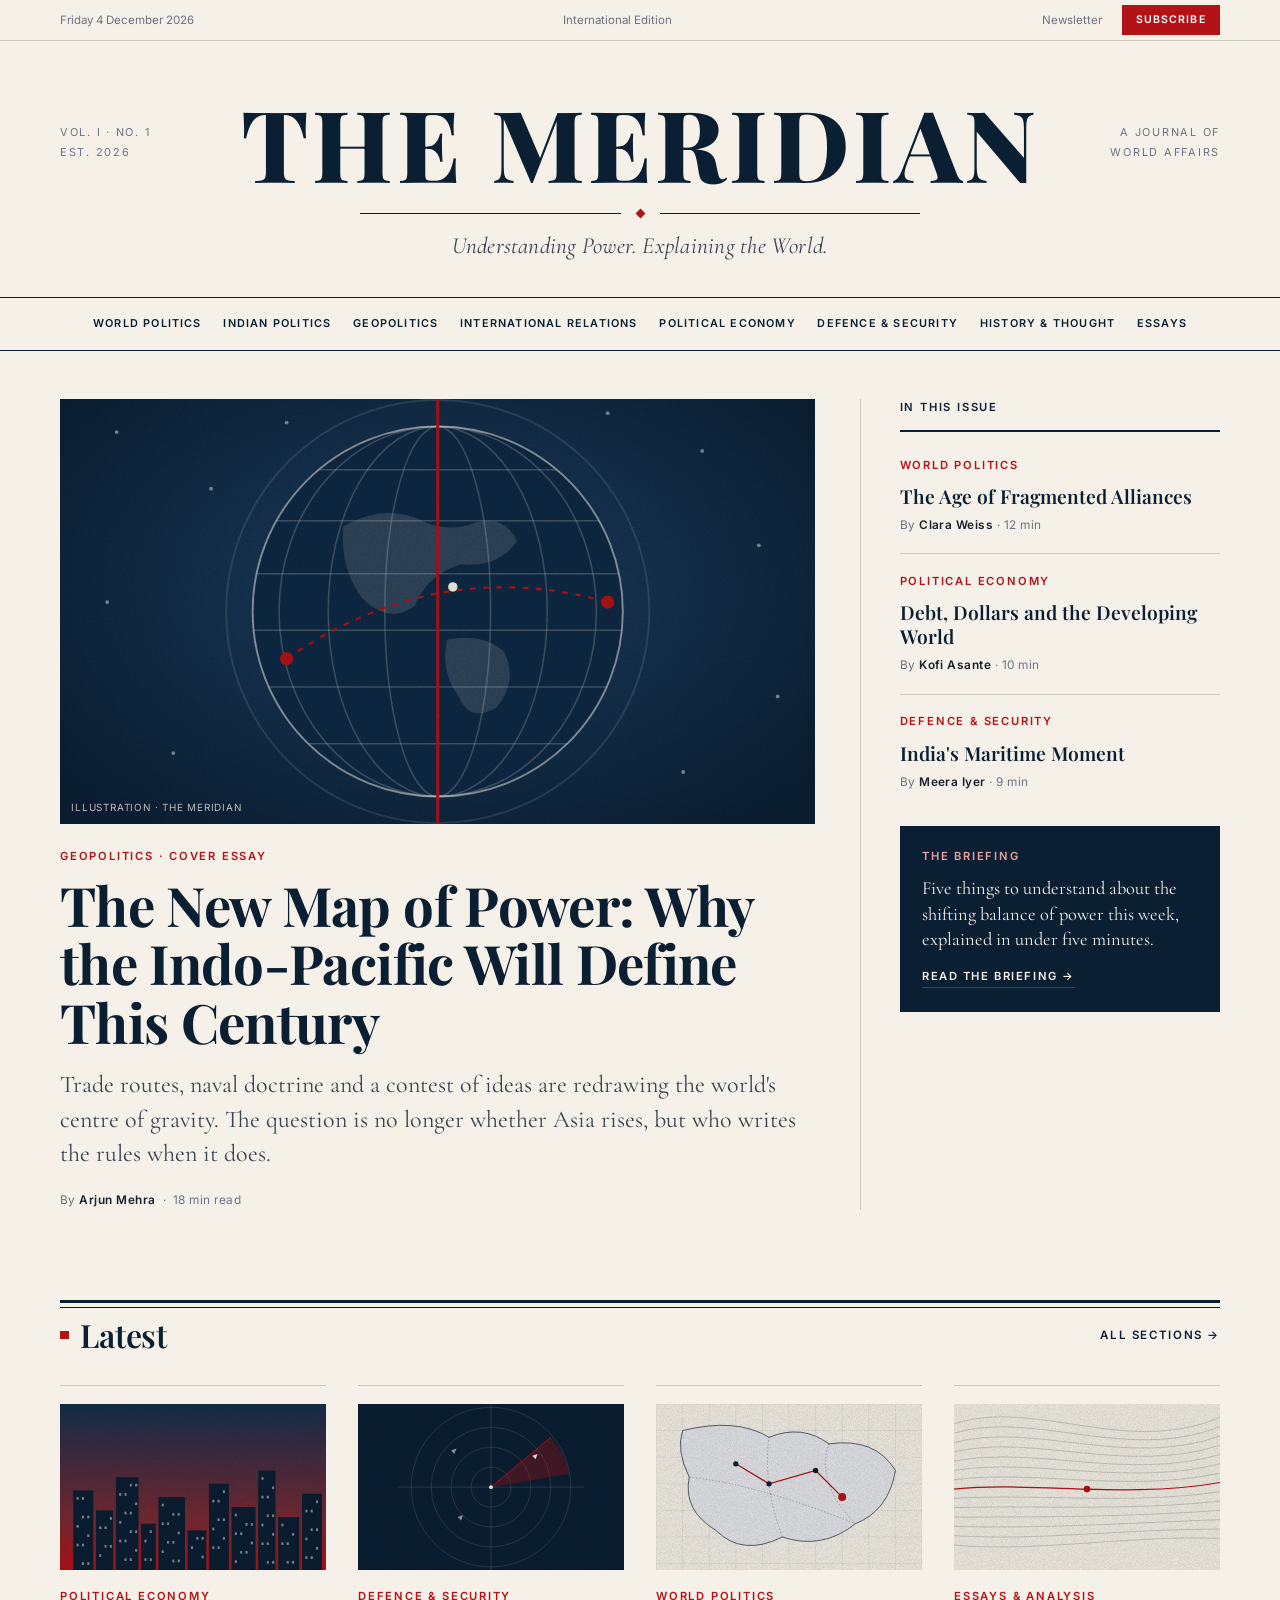
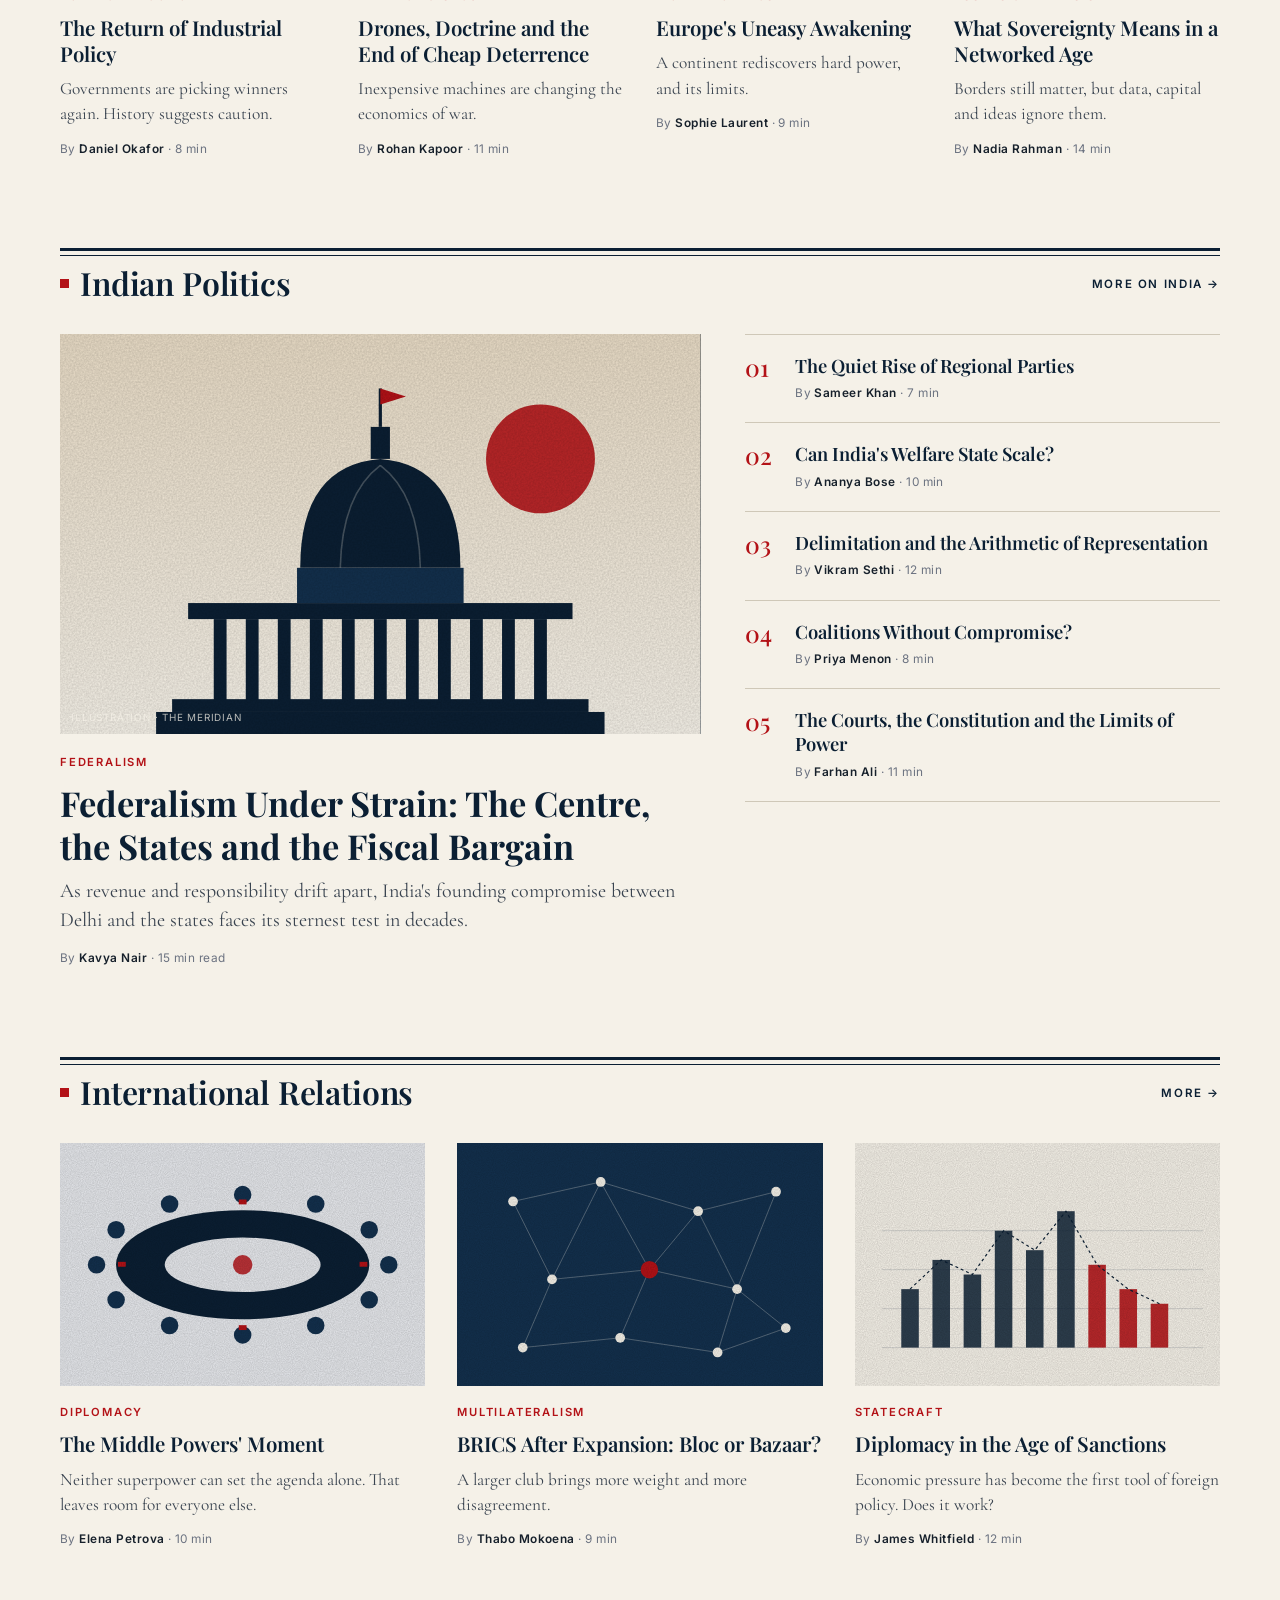
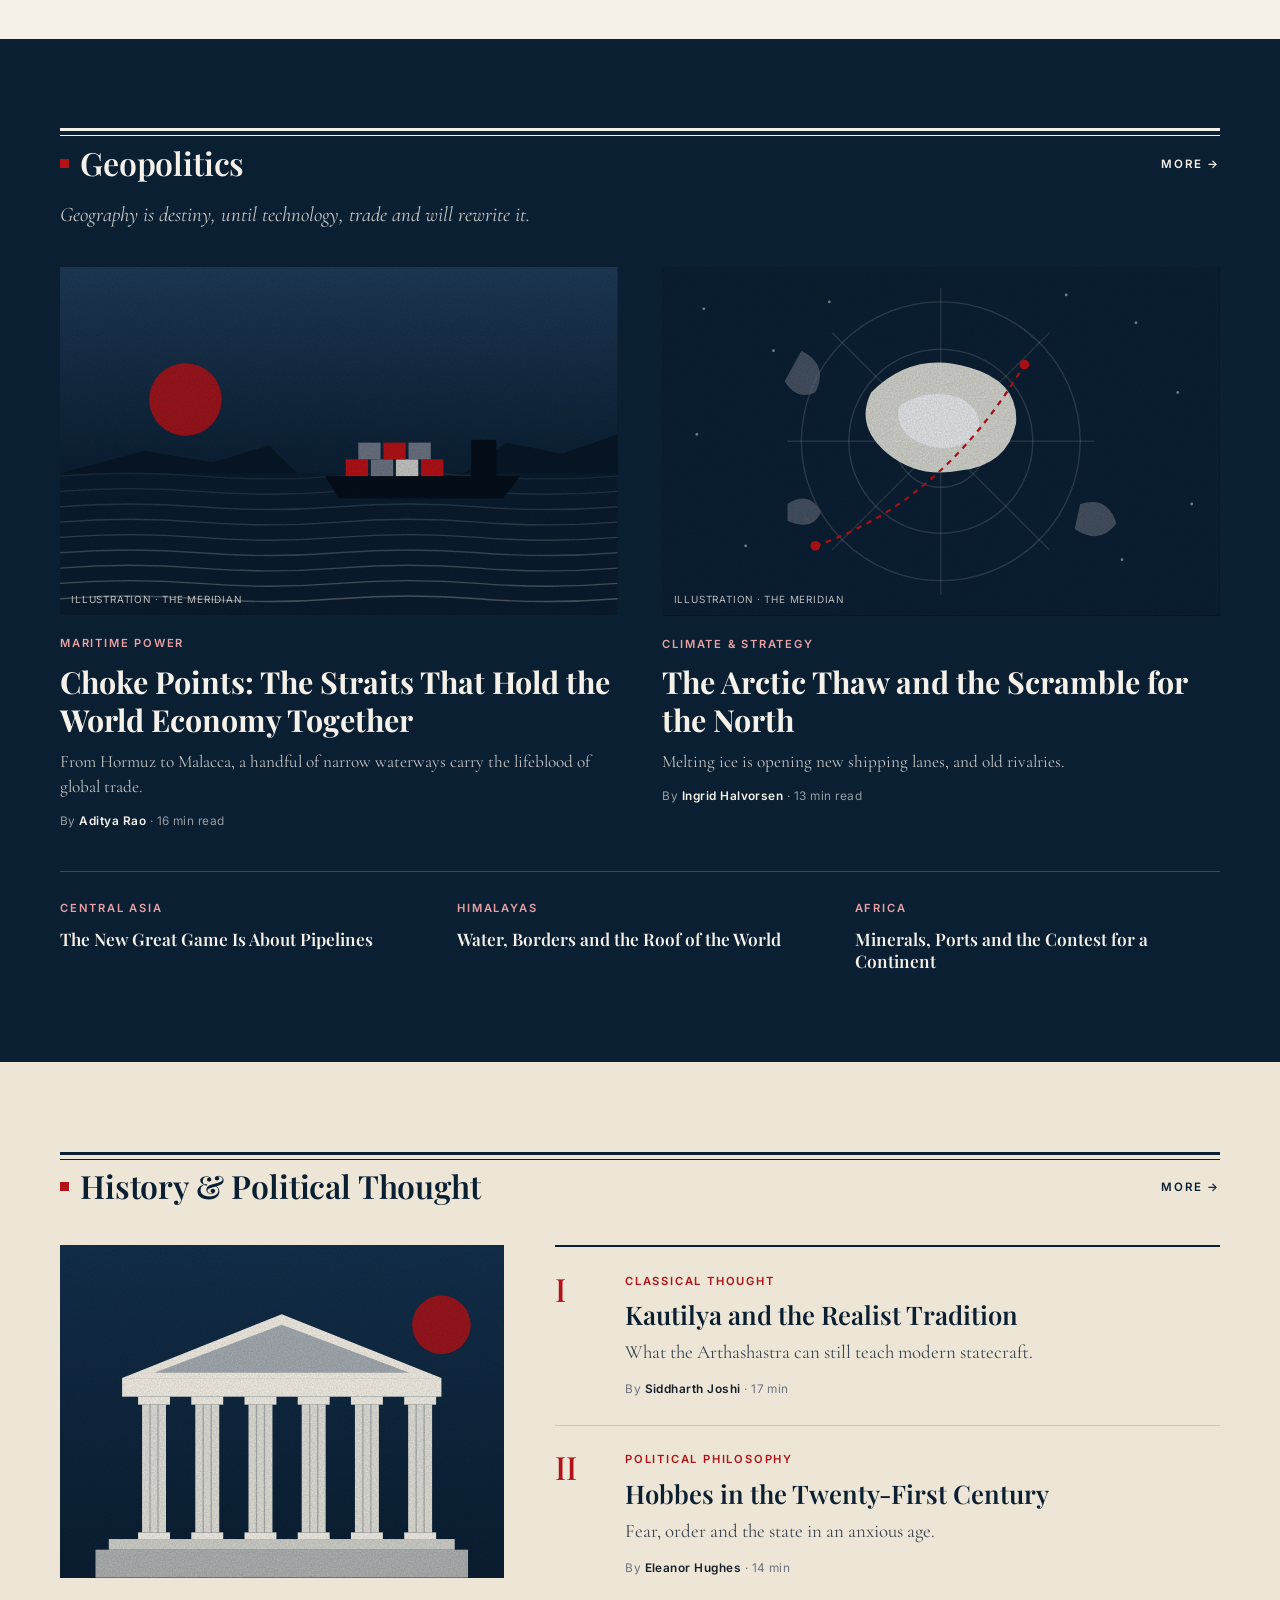
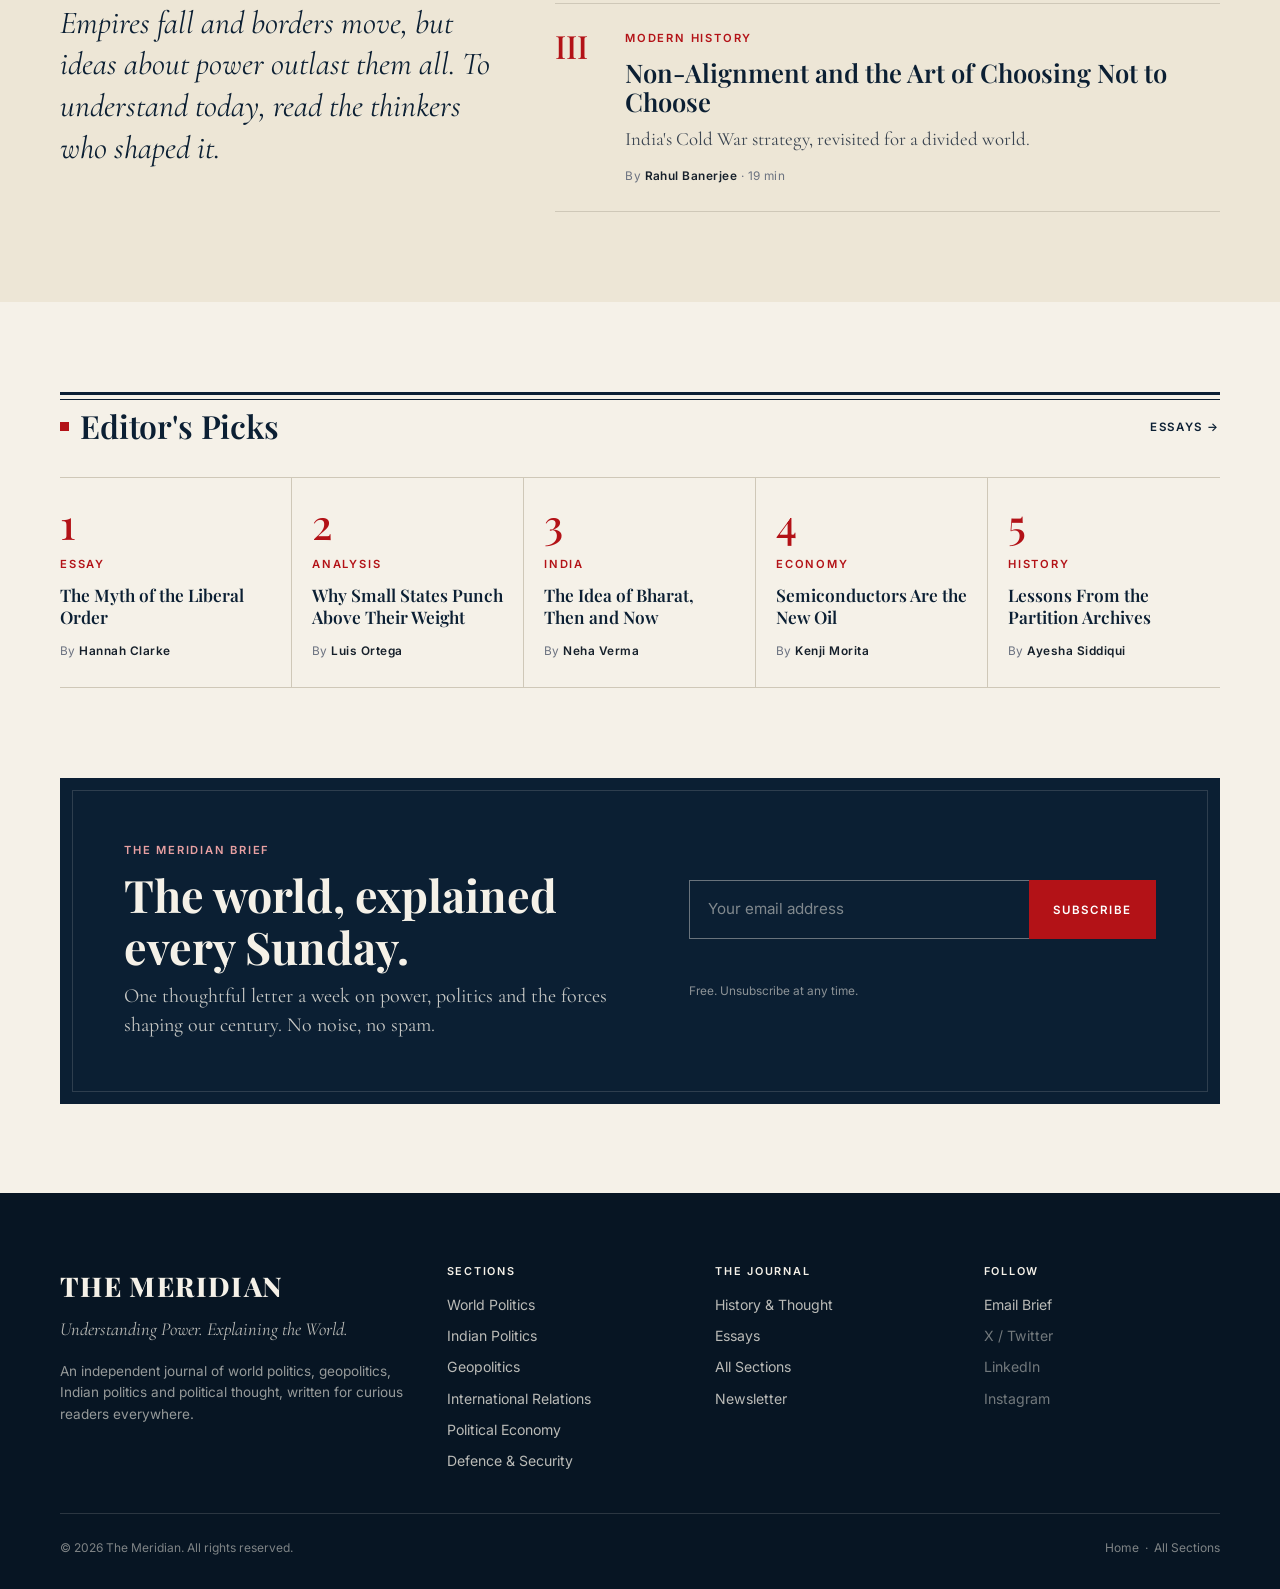
<file: index.html>
<!DOCTYPE html>
<html lang="en">
<head>
<meta charset="UTF-8">
<meta name="viewport" content="width=device-width, initial-scale=1.0">
<title>The Meridian — Understanding Power. Explaining the World.</title>
<meta name="description" content="The Meridian is an international journal of world politics, geopolitics, Indian politics, international relations and political thought.">
<meta name="theme-color" content="#0B1F33">
<link rel="icon" href="data:image/svg+xml,%3Csvg xmlns='http://www.w3.org/2000/svg' viewBox='0 0 64 64'%3E%3Crect width='64' height='64' fill='%230B1F33'/%3E%3Ctext x='32' y='45' font-family='Georgia,serif' font-size='40' font-weight='700' fill='%23F5F1E8' text-anchor='middle'%3EM%3C/text%3E%3Crect x='30' y='8' width='4' height='48' fill='%23B31217'/%3E%3C/svg%3E">
<link rel="preconnect" href="https://fonts.googleapis.com">
<link rel="preconnect" href="https://fonts.gstatic.com" crossorigin>
<link href="https://fonts.googleapis.com/css2?family=Cormorant+Garamond:ital,wght@0,500;0,600;1,400;1,500&family=Inter:wght@400;500;600&family=Playfair+Display:wght@500;600;700;800&display=swap" rel="stylesheet">
<link rel="stylesheet" href="style.css">
</head>
<body data-page="home">
<a class="skip" href="#main">Skip to content</a>
<div class="utility">
  <div class="wrap">
    <span class="utility__date" id="today">&nbsp;</span>
    <span>International Edition</span>
    <div class="utility__right">
      <a href="#newsletter">Newsletter</a>
      <a href="#newsletter" class="btn-sub">Subscribe</a>
    </div>
  </div>
</div>
<header class="masthead">
  <div class="wrap">
    <div class="masthead__row">
      <div class="masthead__meta masthead__meta--l">Vol. I &middot; No. 1<br>Est. 2026</div>
      <h1 class="masthead__title"><a href="index.html">THE MERIDIAN</a></h1>
      <div class="masthead__meta masthead__meta--r">A Journal of<br>World Affairs</div>
    </div>
    <div class="masthead__rule"><i></i></div>
    <p class="masthead__tagline">Understanding Power. Explaining the World.</p>
  </div>
</header>
<nav class="nav" id="nav" aria-label="Main">
  <div class="wrap">
    <a href="index.html" class="nav__logo">THE MERIDIAN</a>
    <button class="nav__toggle" id="navToggle" type="button" aria-expanded="false" aria-controls="navList">
      <span class="bars"><span></span></span> Sections
    </button>
    <ul class="nav__list" id="navList"><li><a href="category.html?c=world-politics" data-cat="world-politics">World Politics</a></li><li><a href="category.html?c=indian-politics" data-cat="indian-politics">Indian Politics</a></li><li><a href="category.html?c=geopolitics" data-cat="geopolitics">Geopolitics</a></li><li><a href="category.html?c=international-relations" data-cat="international-relations">International Relations</a></li><li><a href="category.html?c=political-economy" data-cat="political-economy">Political Economy</a></li><li><a href="category.html?c=defence-security" data-cat="defence-security">Defence &amp; Security</a></li><li><a href="category.html?c=history-thought" data-cat="history-thought">History &amp; Thought</a></li><li><a href="category.html?c=essays" data-cat="essays">Essays</a></li></ul>
  </div>
</nav>

<main id="main">

<!-- ============ FEATURED ============ -->
<section class="featured">
  <div class="wrap featured__grid">
    <article class="lead">
      <a href="article.html?id=indo-pacific-new-map">
        <figure class="art" data-art="globe" style="margin:0 0 1.5rem"><figcaption>Illustration &middot; The Meridian</figcaption></figure>
        <p class="kicker">Geopolitics &middot; Cover Essay</p>
        <h2 class="lead__title"><span class="title-link">The New Map of Power: Why the Indo-Pacific Will Define This Century</span></h2>
        <p class="dek">Trade routes, naval doctrine and a contest of ideas are redrawing the world&#x27;s centre of gravity. The question is no longer whether Asia rises, but who writes the rules when it does.</p>
        <p class="byline">By <strong>Arjun Mehra</strong> &nbsp;&middot;&nbsp; 18 min read</p>
      </a>
    </article>

    <aside class="issue" aria-label="In this issue">
      <p class="issue__label">In This Issue</p>
      <a href="article.html?id=fragmented-alliances" class="issue__item">
        <p class="kicker">World Politics</p>
        <h3><span class="title-link">The Age of Fragmented Alliances</span></h3>
        <p class="byline">By <strong>Clara Weiss</strong> &middot; 12 min</p>
      </a>
      <a href="article.html?id=debt-dollars-developing-world" class="issue__item">
        <p class="kicker">Political Economy</p>
        <h3><span class="title-link">Debt, Dollars and the Developing World</span></h3>
        <p class="byline">By <strong>Kofi Asante</strong> &middot; 10 min</p>
      </a>
      <a href="article.html?id=india-maritime-moment" class="issue__item">
        <p class="kicker">Defence &amp; Security</p>
        <h3><span class="title-link">India&#x27;s Maritime Moment</span></h3>
        <p class="byline">By <strong>Meera Iyer</strong> &middot; 9 min</p>
      </a>
      <div class="brief">
        <p class="kicker">The Briefing</p>
        <p class="txt">Five things to understand about the shifting balance of power this week, explained in under five minutes.</p>
        <a href="article.html?id=weekly-briefing">Read the briefing &rarr;</a>
      </div>
    </aside>
  </div>
</section>

<!-- ============ LATEST ============ -->
<section class="section" id="latest">
  <div class="wrap">
    <div class="section-head"><h2>Latest</h2><a href="category.html" class="more">All sections &rarr;</a></div>
    <div class="grid-4">
      <article class="card"><a href="article.html?id=return-industrial-policy">
        <figure class="art" data-art="skyline" style="margin:0 0 1.1rem"></figure>
        <p class="kicker">Political Economy</p>
        <h3><span class="title-link">The Return of Industrial Policy</span></h3>
        <p class="dek">Governments are picking winners again. History suggests caution.</p>
        <p class="byline">By <strong>Daniel Okafor</strong> &middot; 8 min</p>
      </a></article>
      <article class="card"><a href="article.html?id=drones-cheap-deterrence">
        <figure class="art" data-art="radar" style="margin:0 0 1.1rem"></figure>
        <p class="kicker">Defence &amp; Security</p>
        <h3><span class="title-link">Drones, Doctrine and the End of Cheap Deterrence</span></h3>
        <p class="dek">Inexpensive machines are changing the economics of war.</p>
        <p class="byline">By <strong>Rohan Kapoor</strong> &middot; 11 min</p>
      </a></article>
      <article class="card"><a href="article.html?id=europe-uneasy-awakening">
        <figure class="art" data-art="map" style="margin:0 0 1.1rem"></figure>
        <p class="kicker">World Politics</p>
        <h3><span class="title-link">Europe&#x27;s Uneasy Awakening</span></h3>
        <p class="dek">A continent rediscovers hard power, and its limits.</p>
        <p class="byline">By <strong>Sophie Laurent</strong> &middot; 9 min</p>
      </a></article>
      <article class="card"><a href="article.html?id=sovereignty-networked-age">
        <figure class="art" data-art="lines" style="margin:0 0 1.1rem"></figure>
        <p class="kicker">Essays &amp; Analysis</p>
        <h3><span class="title-link">What Sovereignty Means in a Networked Age</span></h3>
        <p class="dek">Borders still matter, but data, capital and ideas ignore them.</p>
        <p class="byline">By <strong>Nadia Rahman</strong> &middot; 14 min</p>
      </a></article>
    </div>
  </div>
</section>

<!-- ============ INDIAN POLITICS ============ -->
<section class="section" id="india">
  <div class="wrap">
    <div class="section-head"><h2>Indian Politics</h2><a href="category.html?c=indian-politics" class="more">More on India &rarr;</a></div>
    <div class="split">
      <article class="card"><a href="article.html?id=federalism-under-strain">
        <figure class="art" data-art="dome" style="margin:0 0 1.25rem"><figcaption>Illustration &middot; The Meridian</figcaption></figure>
        <p class="kicker">Federalism</p>
        <h3><span class="title-link">Federalism Under Strain: The Centre, the States and the Fiscal Bargain</span></h3>
        <p class="dek">As revenue and responsibility drift apart, India&#x27;s founding compromise between Delhi and the states faces its sternest test in decades.</p>
        <p class="byline">By <strong>Kavya Nair</strong> &middot; 15 min read</p>
      </a></article>
      <ol class="numlist">
        <li><a href="article.html?id=regional-parties"><div><h3><span class="title-link">The Quiet Rise of Regional Parties</span></h3><p class="byline">By <strong>Sameer Khan</strong> &middot; 7 min</p></div></a></li>
        <li><a href="article.html?id=welfare-state-scale"><div><h3><span class="title-link">Can India&#x27;s Welfare State Scale?</span></h3><p class="byline">By <strong>Ananya Bose</strong> &middot; 10 min</p></div></a></li>
        <li><a href="article.html?id=delimitation-representation"><div><h3><span class="title-link">Delimitation and the Arithmetic of Representation</span></h3><p class="byline">By <strong>Vikram Sethi</strong> &middot; 12 min</p></div></a></li>
        <li><a href="article.html?id=coalitions-without-compromise"><div><h3><span class="title-link">Coalitions Without Compromise?</span></h3><p class="byline">By <strong>Priya Menon</strong> &middot; 8 min</p></div></a></li>
        <li><a href="article.html?id=courts-constitution-power"><div><h3><span class="title-link">The Courts, the Constitution and the Limits of Power</span></h3><p class="byline">By <strong>Farhan Ali</strong> &middot; 11 min</p></div></a></li>
      </ol>
    </div>
  </div>
</section>

<!-- ============ INTERNATIONAL RELATIONS ============ -->
<section class="section" id="ir">
  <div class="wrap">
    <div class="section-head"><h2>International Relations</h2><a href="category.html?c=international-relations" class="more">More &rarr;</a></div>
    <div class="grid-3">
      <article class="card"><a href="article.html?id=middle-powers-moment">
        <figure class="art" data-art="summit" style="margin:0 0 1.1rem"></figure>
        <p class="kicker">Diplomacy</p>
        <h3><span class="title-link">The Middle Powers&#x27; Moment</span></h3>
        <p class="dek">Neither superpower can set the agenda alone. That leaves room for everyone else.</p>
        <p class="byline">By <strong>Elena Petrova</strong> &middot; 10 min</p>
      </a></article>
      <article class="card"><a href="article.html?id=brics-after-expansion">
        <figure class="art" data-art="network" style="margin:0 0 1.1rem"></figure>
        <p class="kicker">Multilateralism</p>
        <h3><span class="title-link">BRICS After Expansion: Bloc or Bazaar?</span></h3>
        <p class="dek">A larger club brings more weight and more disagreement.</p>
        <p class="byline">By <strong>Thabo Mokoena</strong> &middot; 9 min</p>
      </a></article>
      <article class="card"><a href="article.html?id=diplomacy-age-sanctions">
        <figure class="art" data-art="ledger" style="margin:0 0 1.1rem"></figure>
        <p class="kicker">Statecraft</p>
        <h3><span class="title-link">Diplomacy in the Age of Sanctions</span></h3>
        <p class="dek">Economic pressure has become the first tool of foreign policy. Does it work?</p>
        <p class="byline">By <strong>James Whitfield</strong> &middot; 12 min</p>
      </a></article>
    </div>
  </div>
</section>

<!-- ============ GEOPOLITICS (dark band) ============ -->
<section class="band" id="geopolitics">
  <div class="wrap">
    <div class="section-head"><h2>Geopolitics</h2><a href="category.html?c=geopolitics" class="more">More &rarr;</a></div>
    <p class="band__intro">Geography is destiny, until technology, trade and will rewrite it.</p>
    <div class="grid-2">
      <article class="card"><a href="article.html?id=choke-points-straits">
        <figure class="art" data-art="sea" style="margin:0 0 1.25rem"><figcaption>Illustration &middot; The Meridian</figcaption></figure>
        <p class="kicker">Maritime Power</p>
        <h3><span class="title-link">Choke Points: The Straits That Hold the World Economy Together</span></h3>
        <p class="dek">From Hormuz to Malacca, a handful of narrow waterways carry the lifeblood of global trade.</p>
        <p class="byline">By <strong>Aditya Rao</strong> &middot; 16 min read</p>
      </a></article>
      <article class="card"><a href="article.html?id=arctic-thaw">
        <figure class="art" data-art="arctic" style="margin:0 0 1.25rem"><figcaption>Illustration &middot; The Meridian</figcaption></figure>
        <p class="kicker">Climate &amp; Strategy</p>
        <h3><span class="title-link">The Arctic Thaw and the Scramble for the North</span></h3>
        <p class="dek">Melting ice is opening new shipping lanes, and old rivalries.</p>
        <p class="byline">By <strong>Ingrid Halvorsen</strong> &middot; 13 min read</p>
      </a></article>
    </div>
    <div class="band__strip">
      <a href="article.html?id=great-game-pipelines"><p class="kicker">Central Asia</p><h3><span class="title-link">The New Great Game Is About Pipelines</span></h3></a>
      <a href="article.html?id=water-borders-himalayas"><p class="kicker">Himalayas</p><h3><span class="title-link">Water, Borders and the Roof of the World</span></h3></a>
      <a href="article.html?id=minerals-ports-africa"><p class="kicker">Africa</p><h3><span class="title-link">Minerals, Ports and the Contest for a Continent</span></h3></a>
    </div>
  </div>
</section>

<!-- ============ HISTORY & POLITICAL THOUGHT ============ -->
<section class="thought" id="thought">
  <div class="wrap">
    <div class="section-head"><h2>History &amp; Political Thought</h2><a href="category.html?c=history-thought" class="more">More &rarr;</a></div>
    <div class="thought__grid">
      <div class="thought__intro">
        <figure class="art" data-art="columns" style="margin:0 0 1.5rem"></figure>
        <p class="thought__statement">Empires fall and borders move, but ideas about power outlast them all. To understand today, read the thinkers who shaped it.</p>
      </div>
      <ol class="essays">
        <li><a href="article.html?id=kautilya-realist-tradition"><span class="num">I</span><div>
          <p class="kicker">Classical Thought</p>
          <h3><span class="title-link">Kautilya and the Realist Tradition</span></h3>
          <p class="dek">What the Arthashastra can still teach modern statecraft.</p>
          <p class="byline">By <strong>Siddharth Joshi</strong> &middot; 17 min</p>
        </div></a></li>
        <li><a href="article.html?id=hobbes-21st-century"><span class="num">II</span><div>
          <p class="kicker">Political Philosophy</p>
          <h3><span class="title-link">Hobbes in the Twenty-First Century</span></h3>
          <p class="dek">Fear, order and the state in an anxious age.</p>
          <p class="byline">By <strong>Eleanor Hughes</strong> &middot; 14 min</p>
        </div></a></li>
        <li><a href="article.html?id=non-alignment"><span class="num">III</span><div>
          <p class="kicker">Modern History</p>
          <h3><span class="title-link">Non-Alignment and the Art of Choosing Not to Choose</span></h3>
          <p class="dek">India&#x27;s Cold War strategy, revisited for a divided world.</p>
          <p class="byline">By <strong>Rahul Banerjee</strong> &middot; 19 min</p>
        </div></a></li>
      </ol>
    </div>
  </div>
</section>

<!-- ============ EDITOR'S PICKS ============ -->
<section class="section" id="picks">
  <div class="wrap">
    <div class="section-head"><h2>Editor's Picks</h2><a href="category.html?c=essays" class="more">Essays &rarr;</a></div>
    <div class="picks">
      <a href="article.html?id=myth-liberal-order" class="pick"><span class="pick__n">1</span><div><p class="kicker">Essay</p><h3><span class="title-link">The Myth of the Liberal Order</span></h3><p class="byline">By <strong>Hannah Clarke</strong></p></div></a>
      <a href="article.html?id=small-states" class="pick"><span class="pick__n">2</span><div><p class="kicker">Analysis</p><h3><span class="title-link">Why Small States Punch Above Their Weight</span></h3><p class="byline">By <strong>Luis Ortega</strong></p></div></a>
      <a href="article.html?id=idea-of-bharat" class="pick"><span class="pick__n">3</span><div><p class="kicker">India</p><h3><span class="title-link">The Idea of Bharat, Then and Now</span></h3><p class="byline">By <strong>Neha Verma</strong></p></div></a>
      <a href="article.html?id=semiconductors-new-oil" class="pick"><span class="pick__n">4</span><div><p class="kicker">Economy</p><h3><span class="title-link">Semiconductors Are the New Oil</span></h3><p class="byline">By <strong>Kenji Morita</strong></p></div></a>
      <a href="article.html?id=partition-archives" class="pick"><span class="pick__n">5</span><div><p class="kicker">History</p><h3><span class="title-link">Lessons From the Partition Archives</span></h3><p class="byline">By <strong>Ayesha Siddiqui</strong></p></div></a>
    </div>
  </div>
</section>

<section class="newsletter" id="newsletter">
  <div class="wrap">
    <div class="nl">
      <div>
        <p class="kicker">The Meridian Brief</p>
        <h2>The world, explained every Sunday.</h2>
        <p class="dek">One thoughtful letter a week on power, politics and the forces shaping our century. No noise, no spam.</p>
      </div>
      <form class="nl__form" id="nlForm" novalidate>
        <label for="nlEmail" class="sr-only">Email address</label>
        <div class="nl__row">
          <input type="email" id="nlEmail" placeholder="Your email address" autocomplete="email" required>
          <button type="submit">Subscribe</button>
        </div>
        <p class="nl__msg" id="nlMsg" role="status" aria-live="polite"></p>
        <p class="nl__note">Free. Unsubscribe at any time.</p>
      </form>
    </div>
  </div>
</section>

</main>

<footer class="footer">
  <div class="wrap">
    <div class="footer__top">
      <div>
        <p class="footer__brand"><a href="index.html">THE MERIDIAN</a></p>
        <p class="footer__tag">Understanding Power. Explaining the World.</p>
        <p class="footer__about">An independent journal of world politics, geopolitics, Indian politics and political thought, written for curious readers everywhere.</p>
      </div>
      <div>
        <h4>Sections</h4>
        <ul><li><a href="category.html?c=world-politics">World Politics</a></li><li><a href="category.html?c=indian-politics">Indian Politics</a></li><li><a href="category.html?c=geopolitics">Geopolitics</a></li><li><a href="category.html?c=international-relations">International Relations</a></li><li><a href="category.html?c=political-economy">Political Economy</a></li><li><a href="category.html?c=defence-security">Defence &amp; Security</a></li></ul>
      </div>
      <div>
        <h4>The Journal</h4>
        <ul>
          <li><a href="category.html?c=history-thought">History &amp; Thought</a></li>
          <li><a href="category.html?c=essays">Essays</a></li>
          <li><a href="category.html">All Sections</a></li>
          <li><a href="#newsletter">Newsletter</a></li>
        </ul>
      </div>
      <div>
        <h4>Follow</h4>
        <ul>
          <li><a href="#newsletter">Email Brief</a></li>
          <li><span class="soon">X / Twitter</span></li>
          <li><span class="soon">LinkedIn</span></li>
          <li><span class="soon">Instagram</span></li>
        </ul>
      </div>
    </div>
    <div class="footer__bottom">
      <span>&copy; <span id="year">2026</span> The Meridian. All rights reserved.</span>
      <span><a href="index.html">Home</a> &nbsp;&middot;&nbsp; <a href="category.html">All Sections</a></span>
    </div>
  </div>
</footer>
<script src="script.js"></script>
</body>
</html>
</file>
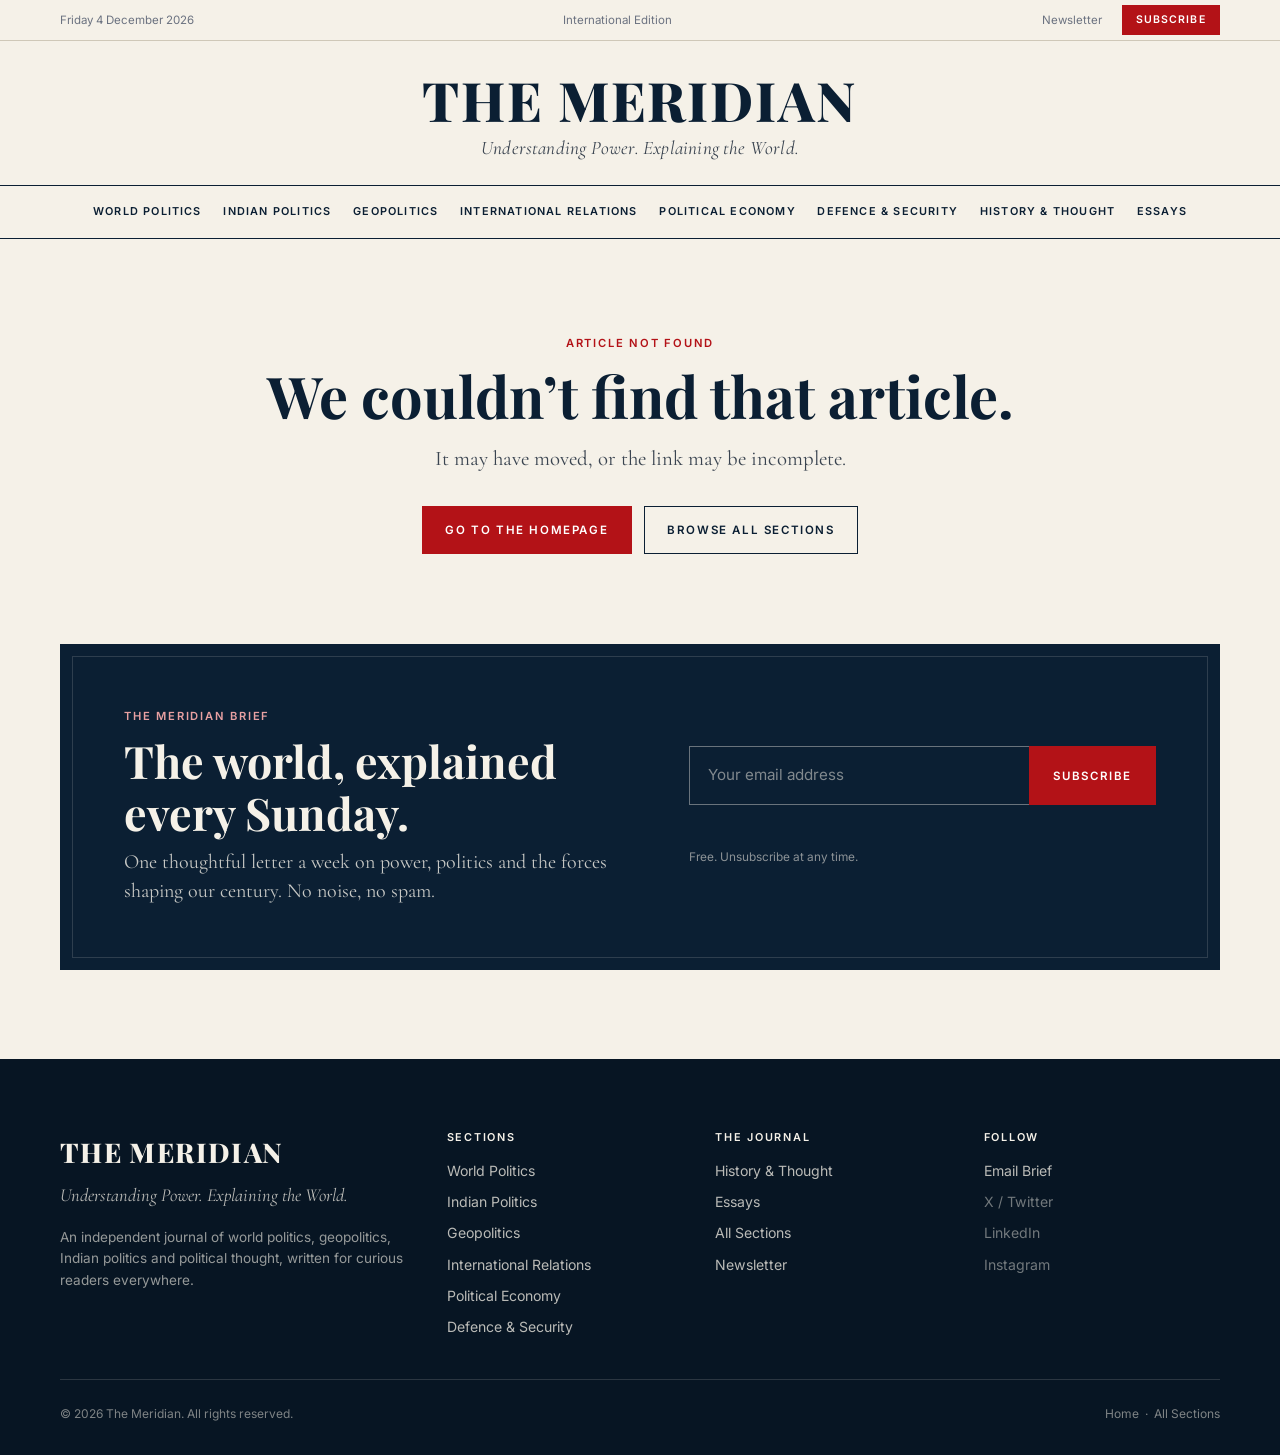
<file: article.html>
<!DOCTYPE html>
<html lang="en">
<head>
<meta charset="UTF-8">
<meta name="viewport" content="width=device-width, initial-scale=1.0">
<title>Article — The Meridian</title>
<meta name="description" content="An article from The Meridian.">
<meta name="theme-color" content="#0B1F33">
<link rel="icon" href="data:image/svg+xml,%3Csvg xmlns='http://www.w3.org/2000/svg' viewBox='0 0 64 64'%3E%3Crect width='64' height='64' fill='%230B1F33'/%3E%3Ctext x='32' y='45' font-family='Georgia,serif' font-size='40' font-weight='700' fill='%23F5F1E8' text-anchor='middle'%3EM%3C/text%3E%3Crect x='30' y='8' width='4' height='48' fill='%23B31217'/%3E%3C/svg%3E">
<link rel="preconnect" href="https://fonts.googleapis.com">
<link rel="preconnect" href="https://fonts.gstatic.com" crossorigin>
<link href="https://fonts.googleapis.com/css2?family=Cormorant+Garamond:ital,wght@0,500;0,600;1,400;1,500&family=Inter:wght@400;500;600&family=Playfair+Display:wght@500;600;700;800&display=swap" rel="stylesheet">
<link rel="stylesheet" href="style.css">
</head>
<body data-page="article">
<a class="skip" href="#main">Skip to content</a>
<div class="utility">
  <div class="wrap">
    <span class="utility__date" id="today">&nbsp;</span>
    <span>International Edition</span>
    <div class="utility__right">
      <a href="#newsletter">Newsletter</a>
      <a href="#newsletter" class="btn-sub">Subscribe</a>
    </div>
  </div>
</div>
<header class="masthead masthead--compact">
  <div class="wrap">
    <p class="masthead__title"><a href="index.html">THE MERIDIAN</a></p>
    <p class="masthead__tagline">Understanding Power. Explaining the World.</p>
  </div>
</header>
<nav class="nav" id="nav" aria-label="Main">
  <div class="wrap">
    <a href="index.html" class="nav__logo">THE MERIDIAN</a>
    <button class="nav__toggle" id="navToggle" type="button" aria-expanded="false" aria-controls="navList">
      <span class="bars"><span></span></span> Sections
    </button>
    <ul class="nav__list" id="navList"><li><a href="category.html?c=world-politics" data-cat="world-politics">World Politics</a></li><li><a href="category.html?c=indian-politics" data-cat="indian-politics">Indian Politics</a></li><li><a href="category.html?c=geopolitics" data-cat="geopolitics">Geopolitics</a></li><li><a href="category.html?c=international-relations" data-cat="international-relations">International Relations</a></li><li><a href="category.html?c=political-economy" data-cat="political-economy">Political Economy</a></li><li><a href="category.html?c=defence-security" data-cat="defence-security">Defence &amp; Security</a></li><li><a href="category.html?c=history-thought" data-cat="history-thought">History &amp; Thought</a></li><li><a href="category.html?c=essays" data-cat="essays">Essays</a></li></ul>
  </div>
</nav>
<main id="main">
  <div id="view" class="view"><div class="wrap"><p class="loading">Loading&hellip;</p></div></div>
  <noscript><div class="wrap"><p class="loading">Please enable JavaScript to read this article.</p></div></noscript>
  <section class="newsletter" id="newsletter">
  <div class="wrap">
    <div class="nl">
      <div>
        <p class="kicker">The Meridian Brief</p>
        <h2>The world, explained every Sunday.</h2>
        <p class="dek">One thoughtful letter a week on power, politics and the forces shaping our century. No noise, no spam.</p>
      </div>
      <form class="nl__form" id="nlForm" novalidate>
        <label for="nlEmail" class="sr-only">Email address</label>
        <div class="nl__row">
          <input type="email" id="nlEmail" placeholder="Your email address" autocomplete="email" required>
          <button type="submit">Subscribe</button>
        </div>
        <p class="nl__msg" id="nlMsg" role="status" aria-live="polite"></p>
        <p class="nl__note">Free. Unsubscribe at any time.</p>
      </form>
    </div>
  </div>
</section>
</main>
<footer class="footer">
  <div class="wrap">
    <div class="footer__top">
      <div>
        <p class="footer__brand"><a href="index.html">THE MERIDIAN</a></p>
        <p class="footer__tag">Understanding Power. Explaining the World.</p>
        <p class="footer__about">An independent journal of world politics, geopolitics, Indian politics and political thought, written for curious readers everywhere.</p>
      </div>
      <div>
        <h4>Sections</h4>
        <ul><li><a href="category.html?c=world-politics">World Politics</a></li><li><a href="category.html?c=indian-politics">Indian Politics</a></li><li><a href="category.html?c=geopolitics">Geopolitics</a></li><li><a href="category.html?c=international-relations">International Relations</a></li><li><a href="category.html?c=political-economy">Political Economy</a></li><li><a href="category.html?c=defence-security">Defence &amp; Security</a></li></ul>
      </div>
      <div>
        <h4>The Journal</h4>
        <ul>
          <li><a href="category.html?c=history-thought">History &amp; Thought</a></li>
          <li><a href="category.html?c=essays">Essays</a></li>
          <li><a href="category.html">All Sections</a></li>
          <li><a href="#newsletter">Newsletter</a></li>
        </ul>
      </div>
      <div>
        <h4>Follow</h4>
        <ul>
          <li><a href="#newsletter">Email Brief</a></li>
          <li><span class="soon">X / Twitter</span></li>
          <li><span class="soon">LinkedIn</span></li>
          <li><span class="soon">Instagram</span></li>
        </ul>
      </div>
    </div>
    <div class="footer__bottom">
      <span>&copy; <span id="year">2026</span> The Meridian. All rights reserved.</span>
      <span><a href="index.html">Home</a> &nbsp;&middot;&nbsp; <a href="category.html">All Sections</a></span>
    </div>
  </div>
</footer>
<script src="script.js"></script>
</body>
</html>
</file>
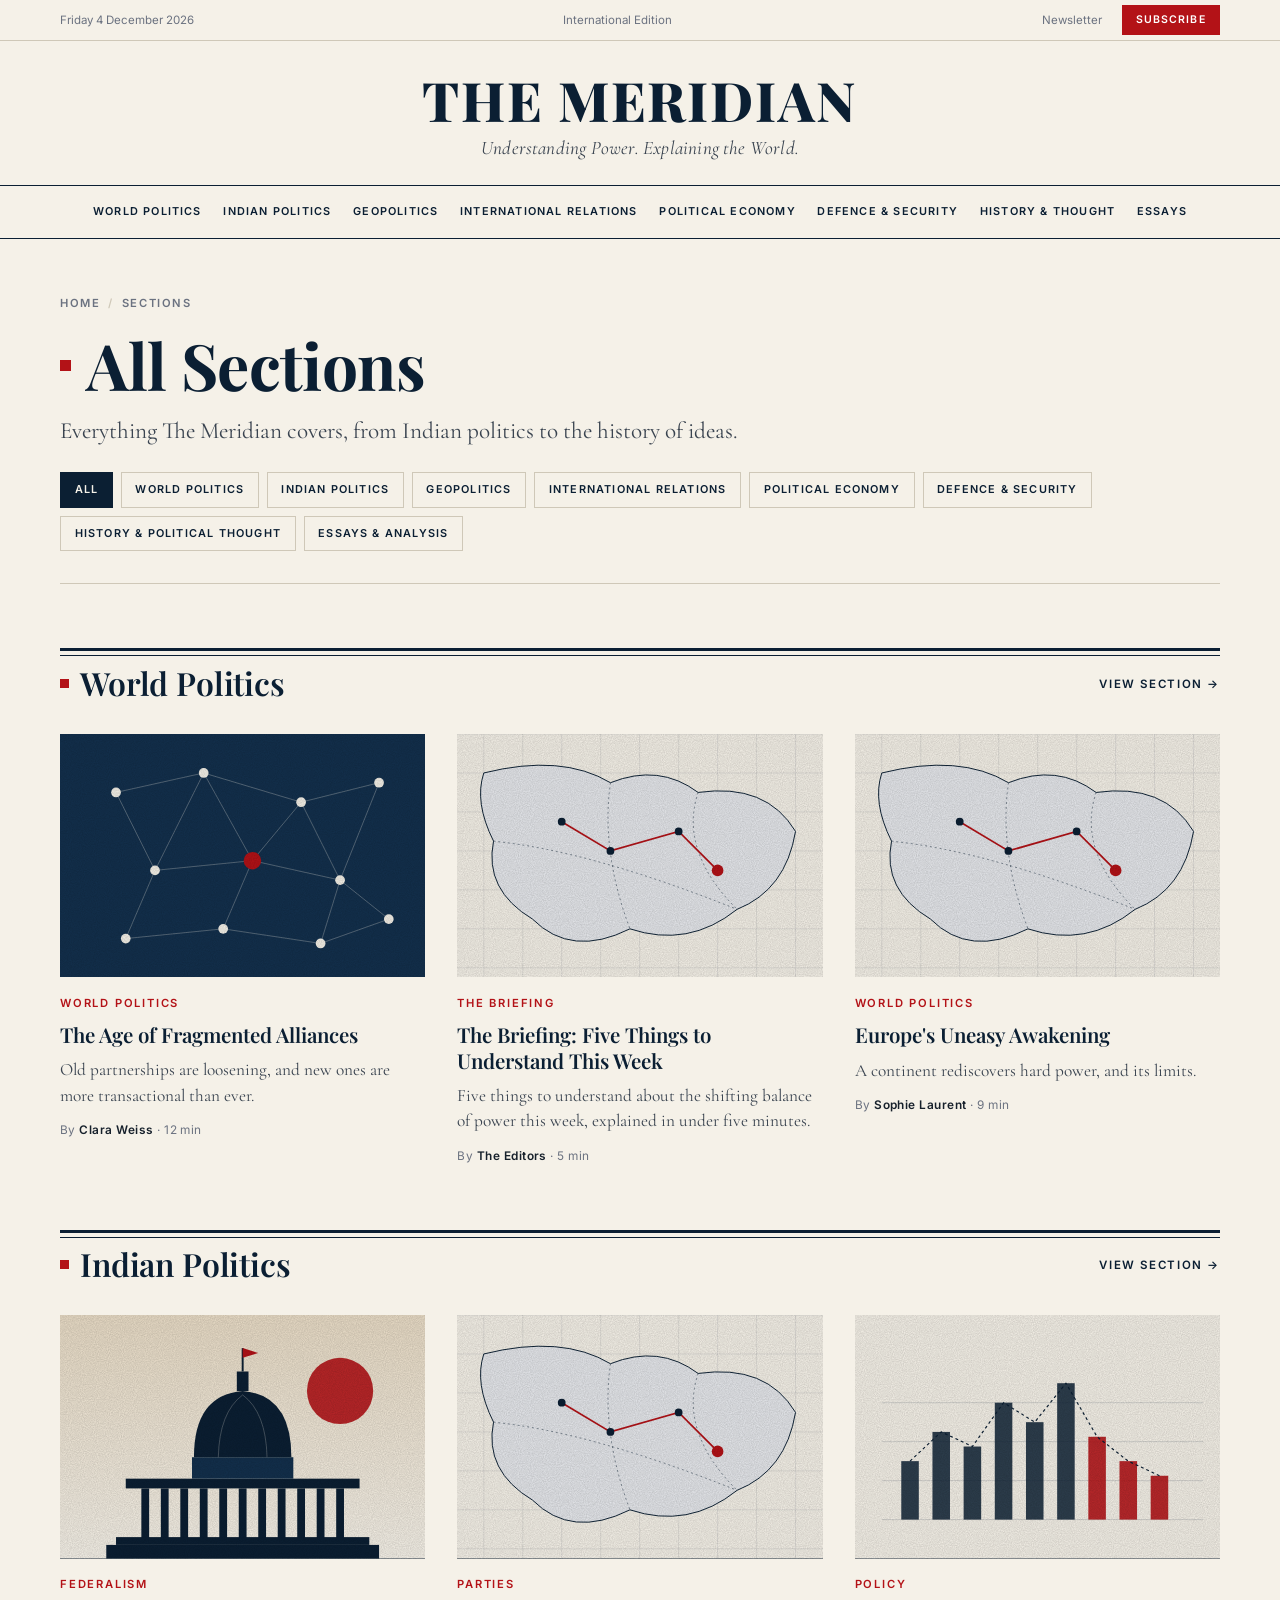
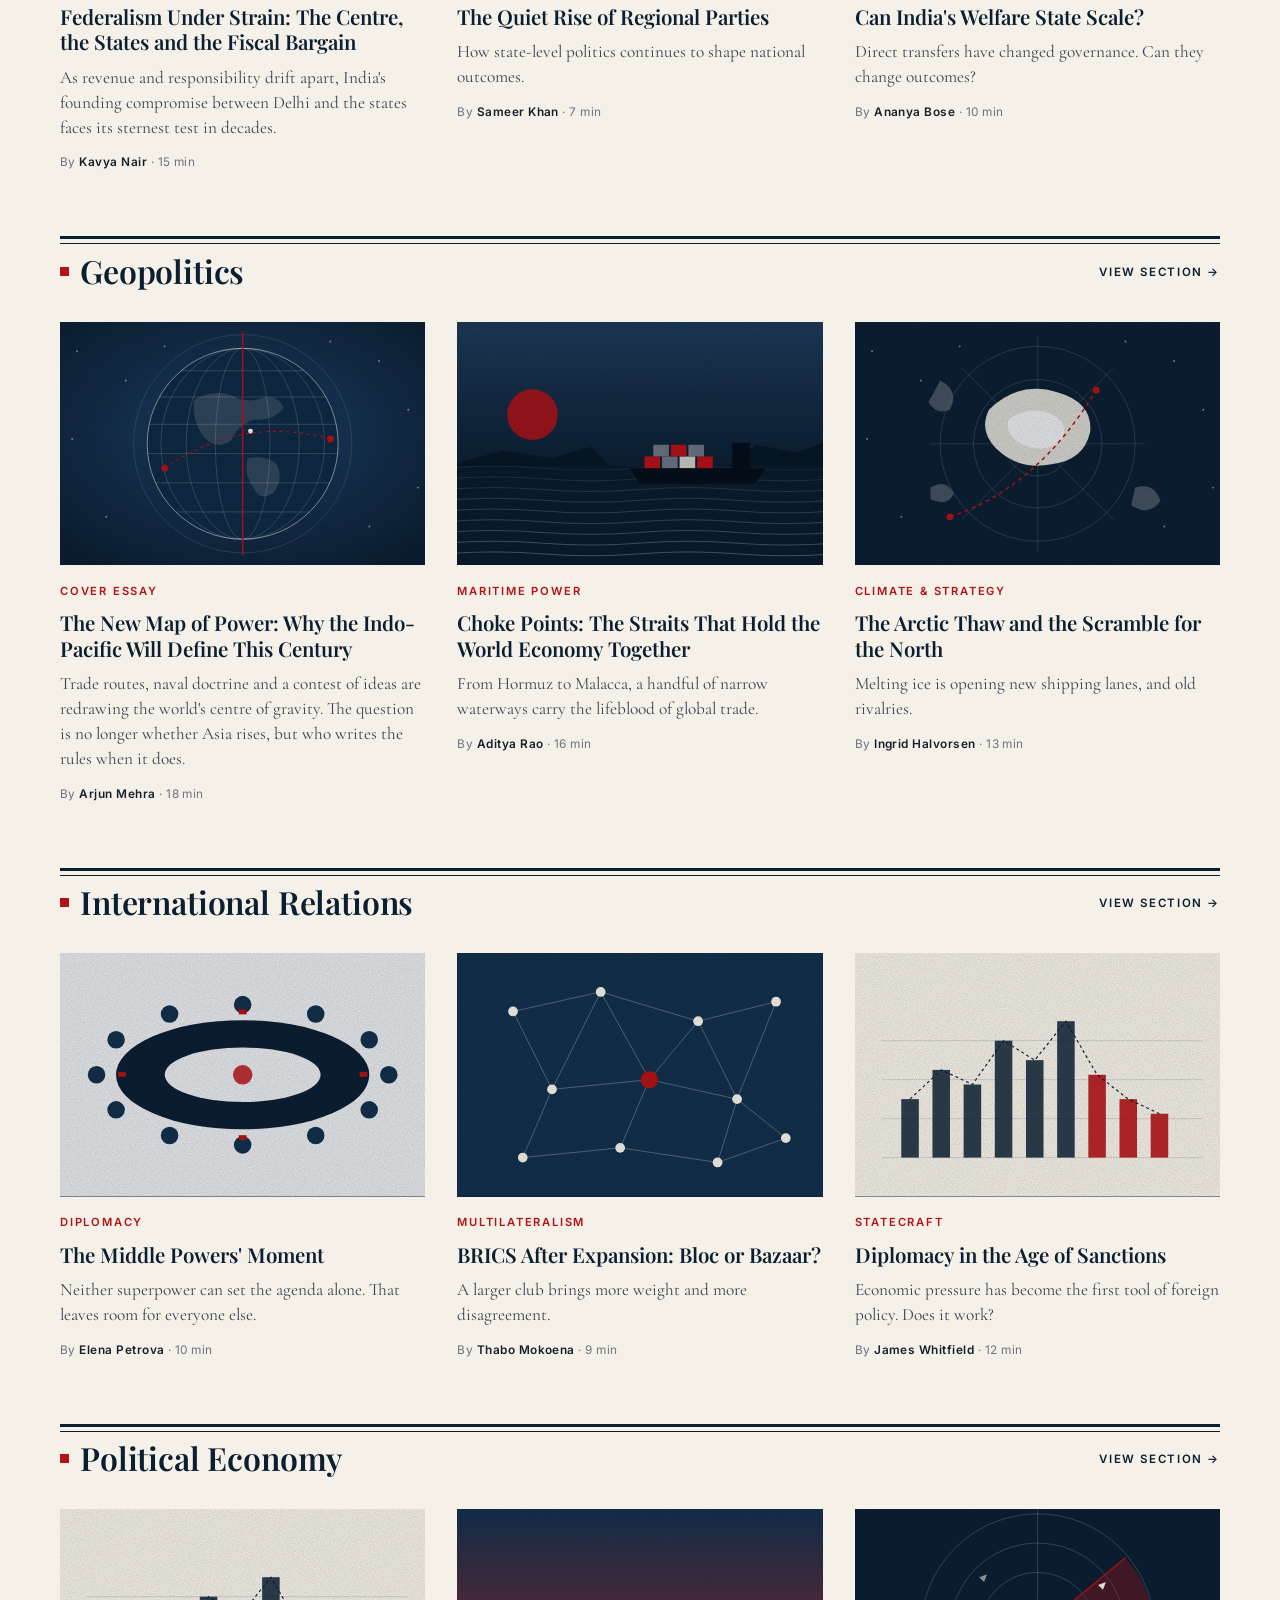
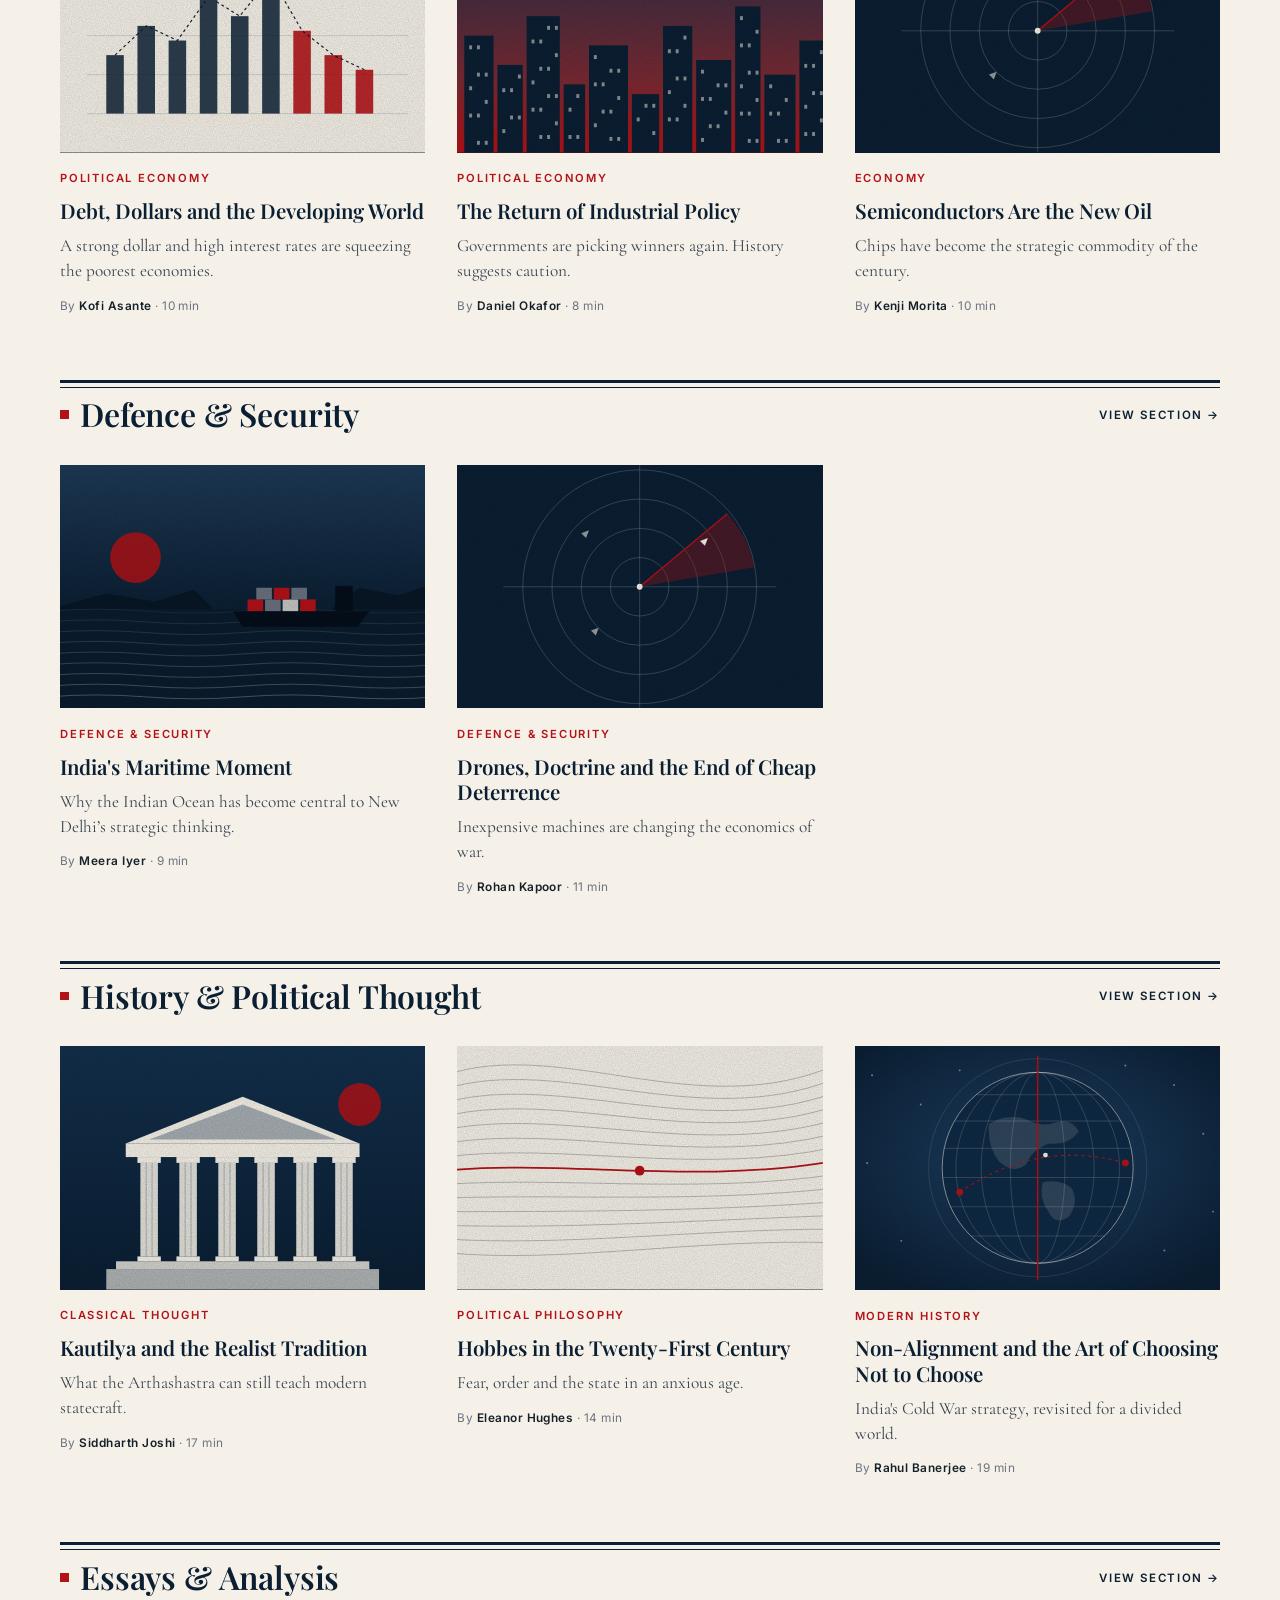
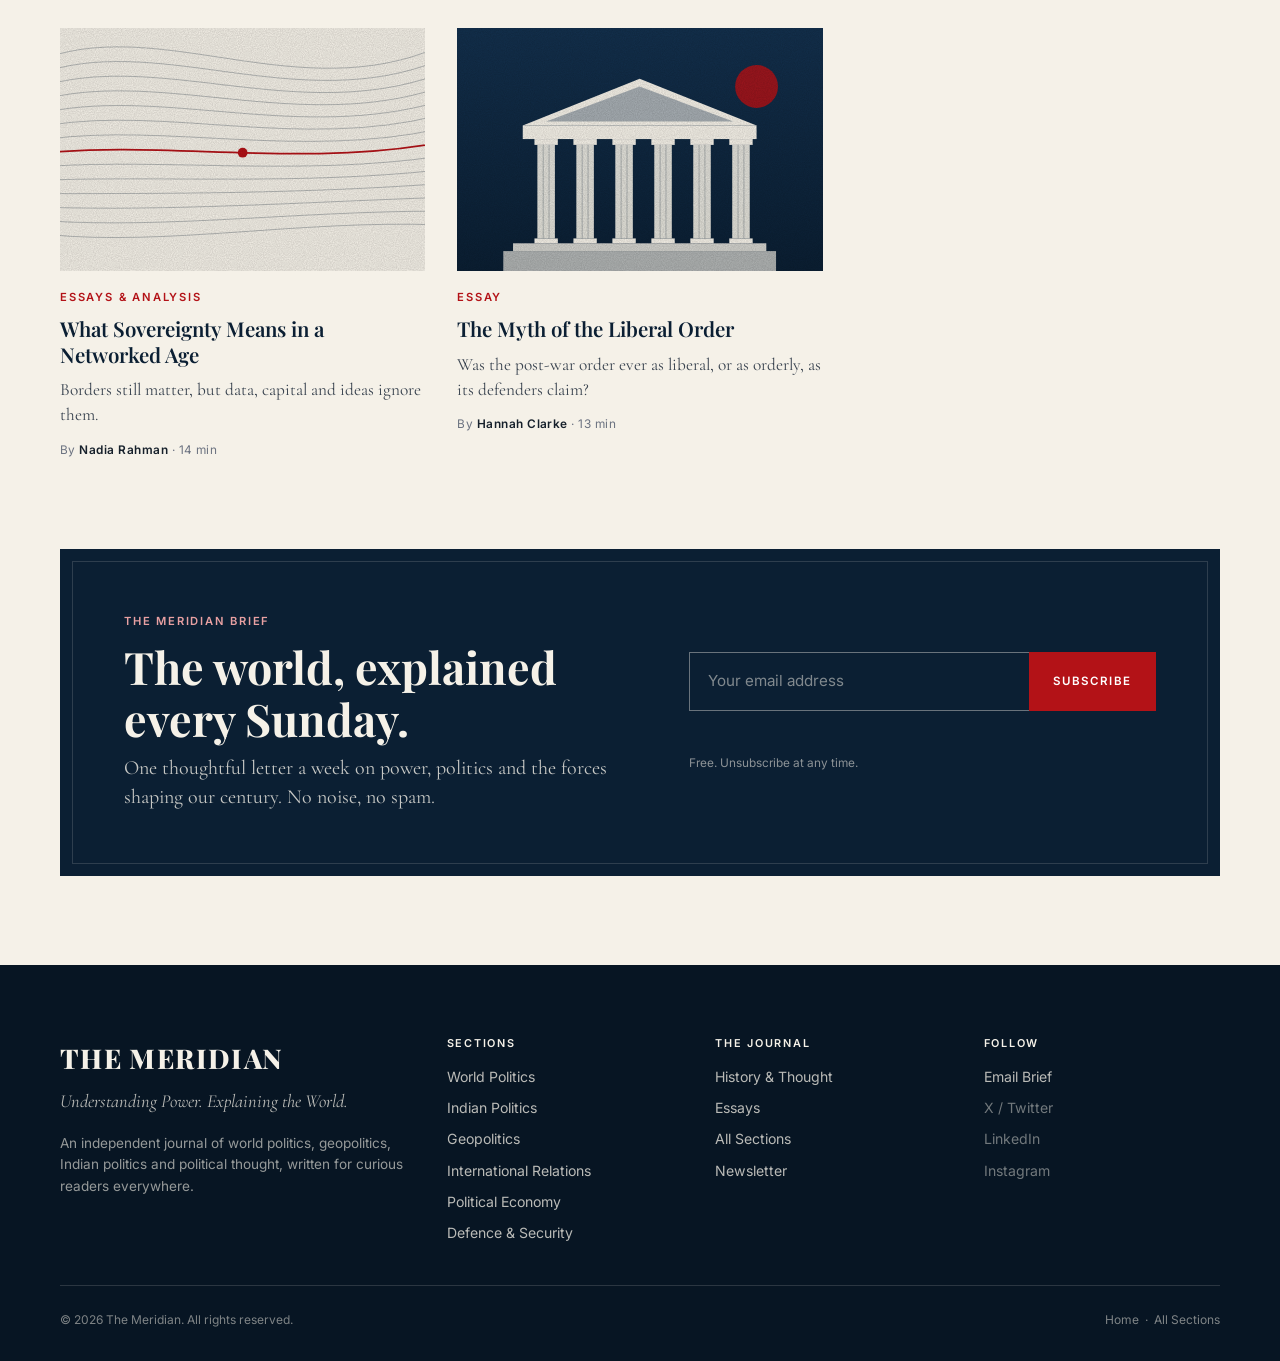
<file: category.html>
<!DOCTYPE html>
<html lang="en">
<head>
<meta charset="UTF-8">
<meta name="viewport" content="width=device-width, initial-scale=1.0">
<title>Sections — The Meridian</title>
<meta name="description" content="Browse The Meridian by section.">
<meta name="theme-color" content="#0B1F33">
<link rel="icon" href="data:image/svg+xml,%3Csvg xmlns='http://www.w3.org/2000/svg' viewBox='0 0 64 64'%3E%3Crect width='64' height='64' fill='%230B1F33'/%3E%3Ctext x='32' y='45' font-family='Georgia,serif' font-size='40' font-weight='700' fill='%23F5F1E8' text-anchor='middle'%3EM%3C/text%3E%3Crect x='30' y='8' width='4' height='48' fill='%23B31217'/%3E%3C/svg%3E">
<link rel="preconnect" href="https://fonts.googleapis.com">
<link rel="preconnect" href="https://fonts.gstatic.com" crossorigin>
<link href="https://fonts.googleapis.com/css2?family=Cormorant+Garamond:ital,wght@0,500;0,600;1,400;1,500&family=Inter:wght@400;500;600&family=Playfair+Display:wght@500;600;700;800&display=swap" rel="stylesheet">
<link rel="stylesheet" href="style.css">
</head>
<body data-page="category">
<a class="skip" href="#main">Skip to content</a>
<div class="utility">
  <div class="wrap">
    <span class="utility__date" id="today">&nbsp;</span>
    <span>International Edition</span>
    <div class="utility__right">
      <a href="#newsletter">Newsletter</a>
      <a href="#newsletter" class="btn-sub">Subscribe</a>
    </div>
  </div>
</div>
<header class="masthead masthead--compact">
  <div class="wrap">
    <p class="masthead__title"><a href="index.html">THE MERIDIAN</a></p>
    <p class="masthead__tagline">Understanding Power. Explaining the World.</p>
  </div>
</header>
<nav class="nav" id="nav" aria-label="Main">
  <div class="wrap">
    <a href="index.html" class="nav__logo">THE MERIDIAN</a>
    <button class="nav__toggle" id="navToggle" type="button" aria-expanded="false" aria-controls="navList">
      <span class="bars"><span></span></span> Sections
    </button>
    <ul class="nav__list" id="navList"><li><a href="category.html?c=world-politics" data-cat="world-politics">World Politics</a></li><li><a href="category.html?c=indian-politics" data-cat="indian-politics">Indian Politics</a></li><li><a href="category.html?c=geopolitics" data-cat="geopolitics">Geopolitics</a></li><li><a href="category.html?c=international-relations" data-cat="international-relations">International Relations</a></li><li><a href="category.html?c=political-economy" data-cat="political-economy">Political Economy</a></li><li><a href="category.html?c=defence-security" data-cat="defence-security">Defence &amp; Security</a></li><li><a href="category.html?c=history-thought" data-cat="history-thought">History &amp; Thought</a></li><li><a href="category.html?c=essays" data-cat="essays">Essays</a></li></ul>
  </div>
</nav>
<main id="main">
  <div id="view" class="view"><div class="wrap"><p class="loading">Loading&hellip;</p></div></div>
  <noscript><div class="wrap"><p class="loading">Please enable JavaScript to view this section.</p></div></noscript>
  <section class="newsletter" id="newsletter">
  <div class="wrap">
    <div class="nl">
      <div>
        <p class="kicker">The Meridian Brief</p>
        <h2>The world, explained every Sunday.</h2>
        <p class="dek">One thoughtful letter a week on power, politics and the forces shaping our century. No noise, no spam.</p>
      </div>
      <form class="nl__form" id="nlForm" novalidate>
        <label for="nlEmail" class="sr-only">Email address</label>
        <div class="nl__row">
          <input type="email" id="nlEmail" placeholder="Your email address" autocomplete="email" required>
          <button type="submit">Subscribe</button>
        </div>
        <p class="nl__msg" id="nlMsg" role="status" aria-live="polite"></p>
        <p class="nl__note">Free. Unsubscribe at any time.</p>
      </form>
    </div>
  </div>
</section>
</main>
<footer class="footer">
  <div class="wrap">
    <div class="footer__top">
      <div>
        <p class="footer__brand"><a href="index.html">THE MERIDIAN</a></p>
        <p class="footer__tag">Understanding Power. Explaining the World.</p>
        <p class="footer__about">An independent journal of world politics, geopolitics, Indian politics and political thought, written for curious readers everywhere.</p>
      </div>
      <div>
        <h4>Sections</h4>
        <ul><li><a href="category.html?c=world-politics">World Politics</a></li><li><a href="category.html?c=indian-politics">Indian Politics</a></li><li><a href="category.html?c=geopolitics">Geopolitics</a></li><li><a href="category.html?c=international-relations">International Relations</a></li><li><a href="category.html?c=political-economy">Political Economy</a></li><li><a href="category.html?c=defence-security">Defence &amp; Security</a></li></ul>
      </div>
      <div>
        <h4>The Journal</h4>
        <ul>
          <li><a href="category.html?c=history-thought">History &amp; Thought</a></li>
          <li><a href="category.html?c=essays">Essays</a></li>
          <li><a href="category.html">All Sections</a></li>
          <li><a href="#newsletter">Newsletter</a></li>
        </ul>
      </div>
      <div>
        <h4>Follow</h4>
        <ul>
          <li><a href="#newsletter">Email Brief</a></li>
          <li><span class="soon">X / Twitter</span></li>
          <li><span class="soon">LinkedIn</span></li>
          <li><span class="soon">Instagram</span></li>
        </ul>
      </div>
    </div>
    <div class="footer__bottom">
      <span>&copy; <span id="year">2026</span> The Meridian. All rights reserved.</span>
      <span><a href="index.html">Home</a> &nbsp;&middot;&nbsp; <a href="category.html">All Sections</a></span>
    </div>
  </div>
</footer>
<script src="script.js"></script>
</body>
</html>
</file>
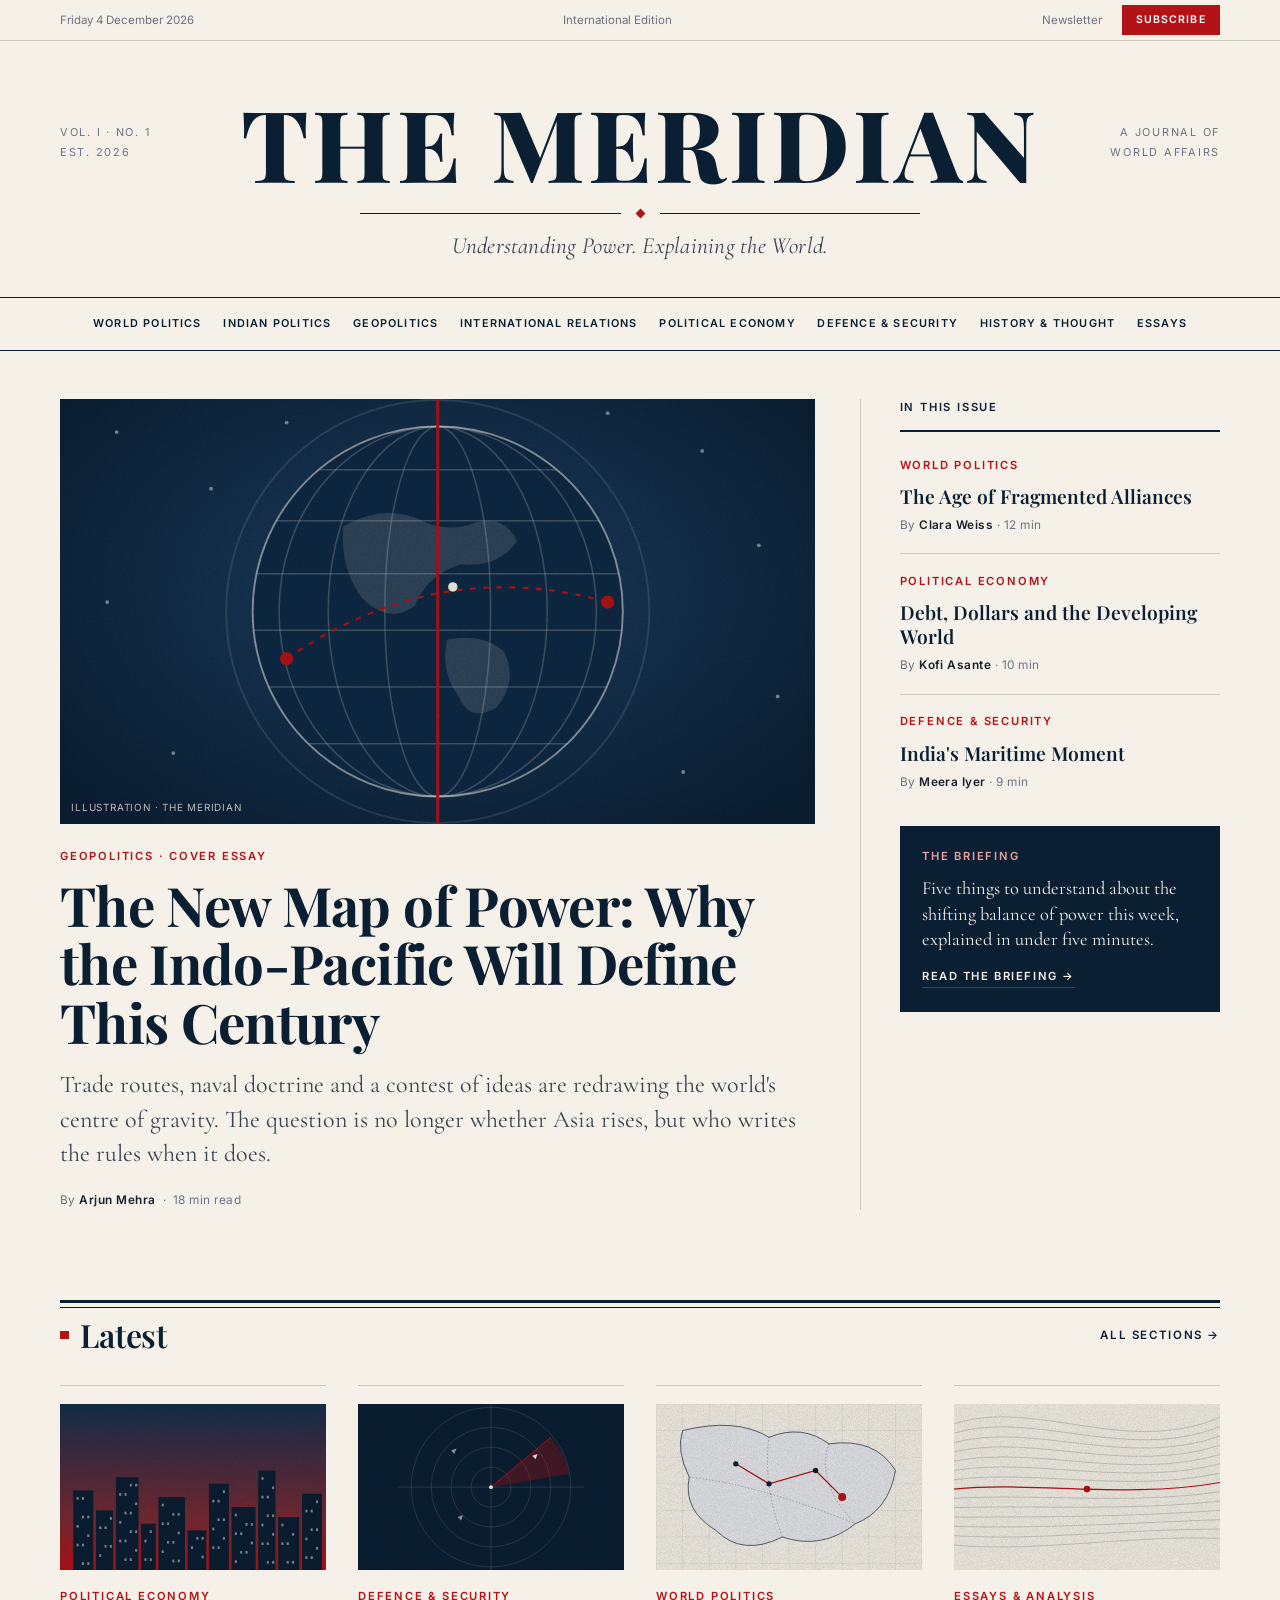
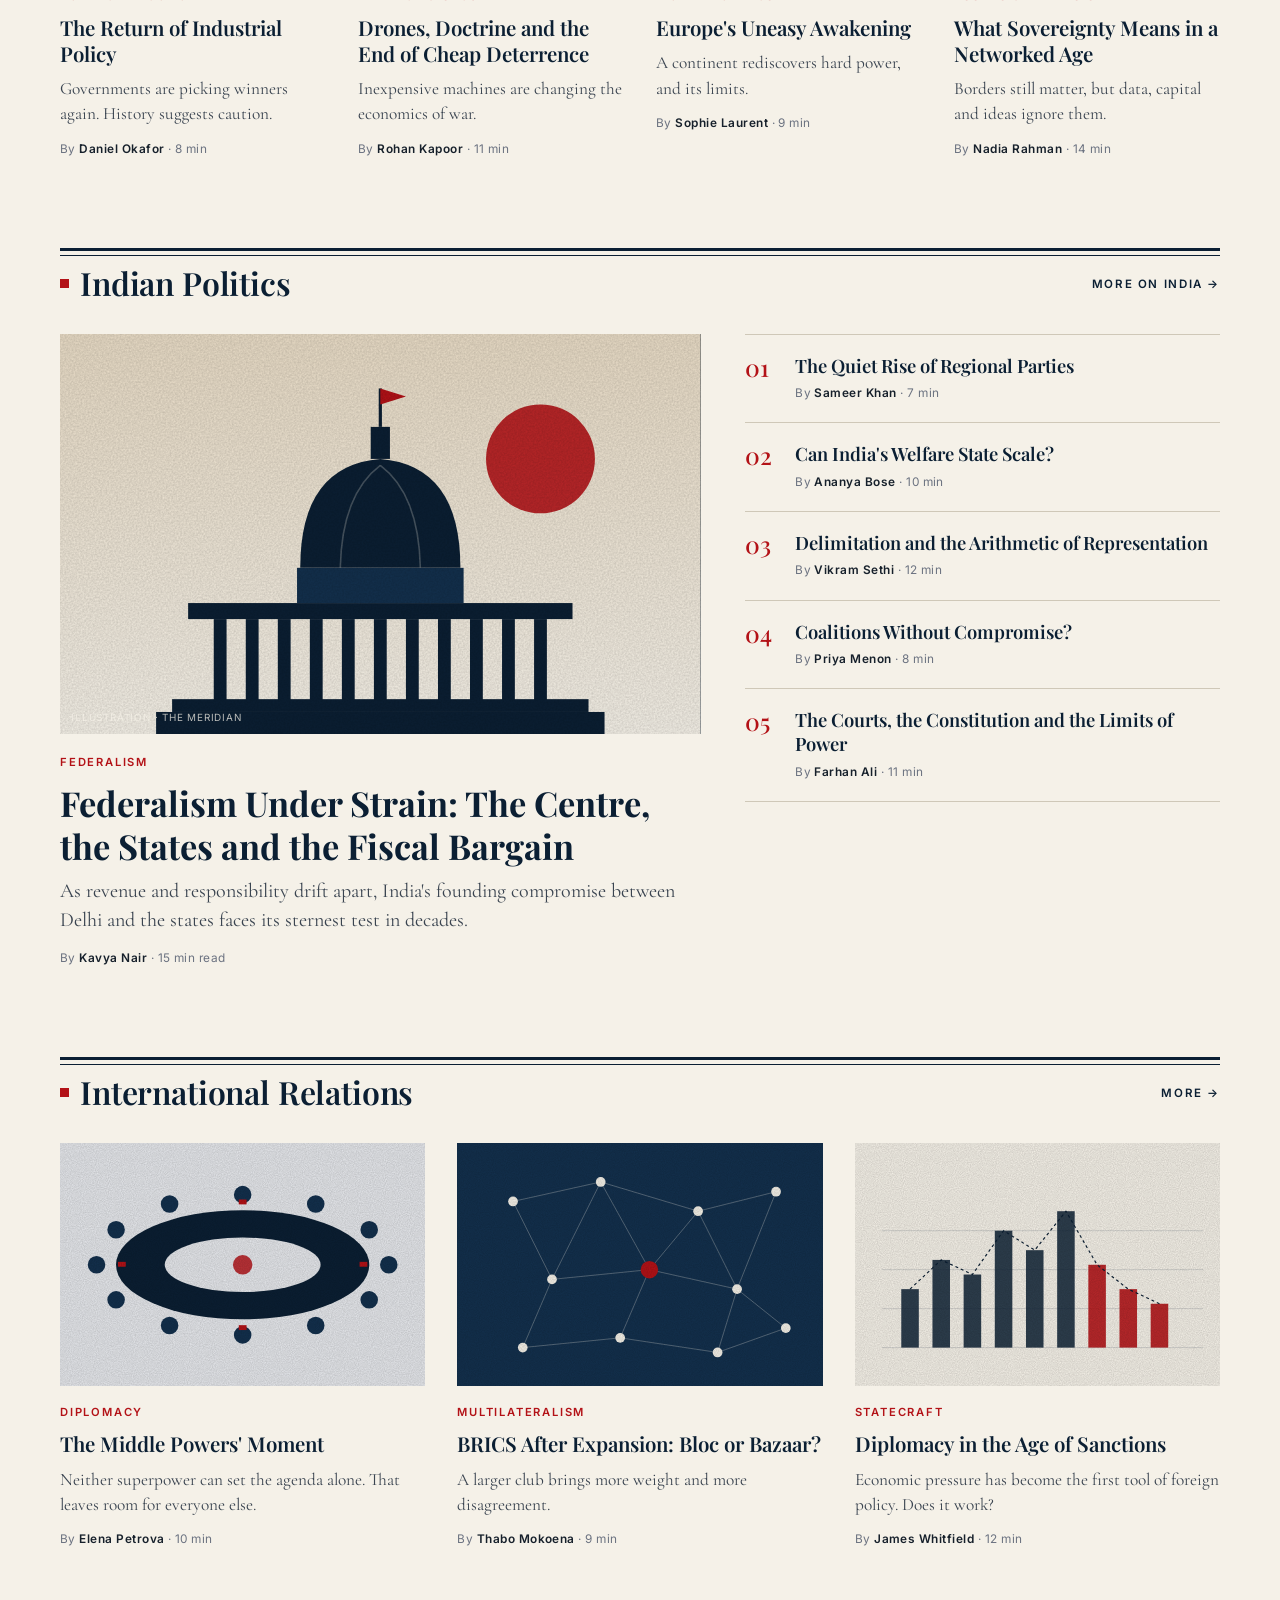
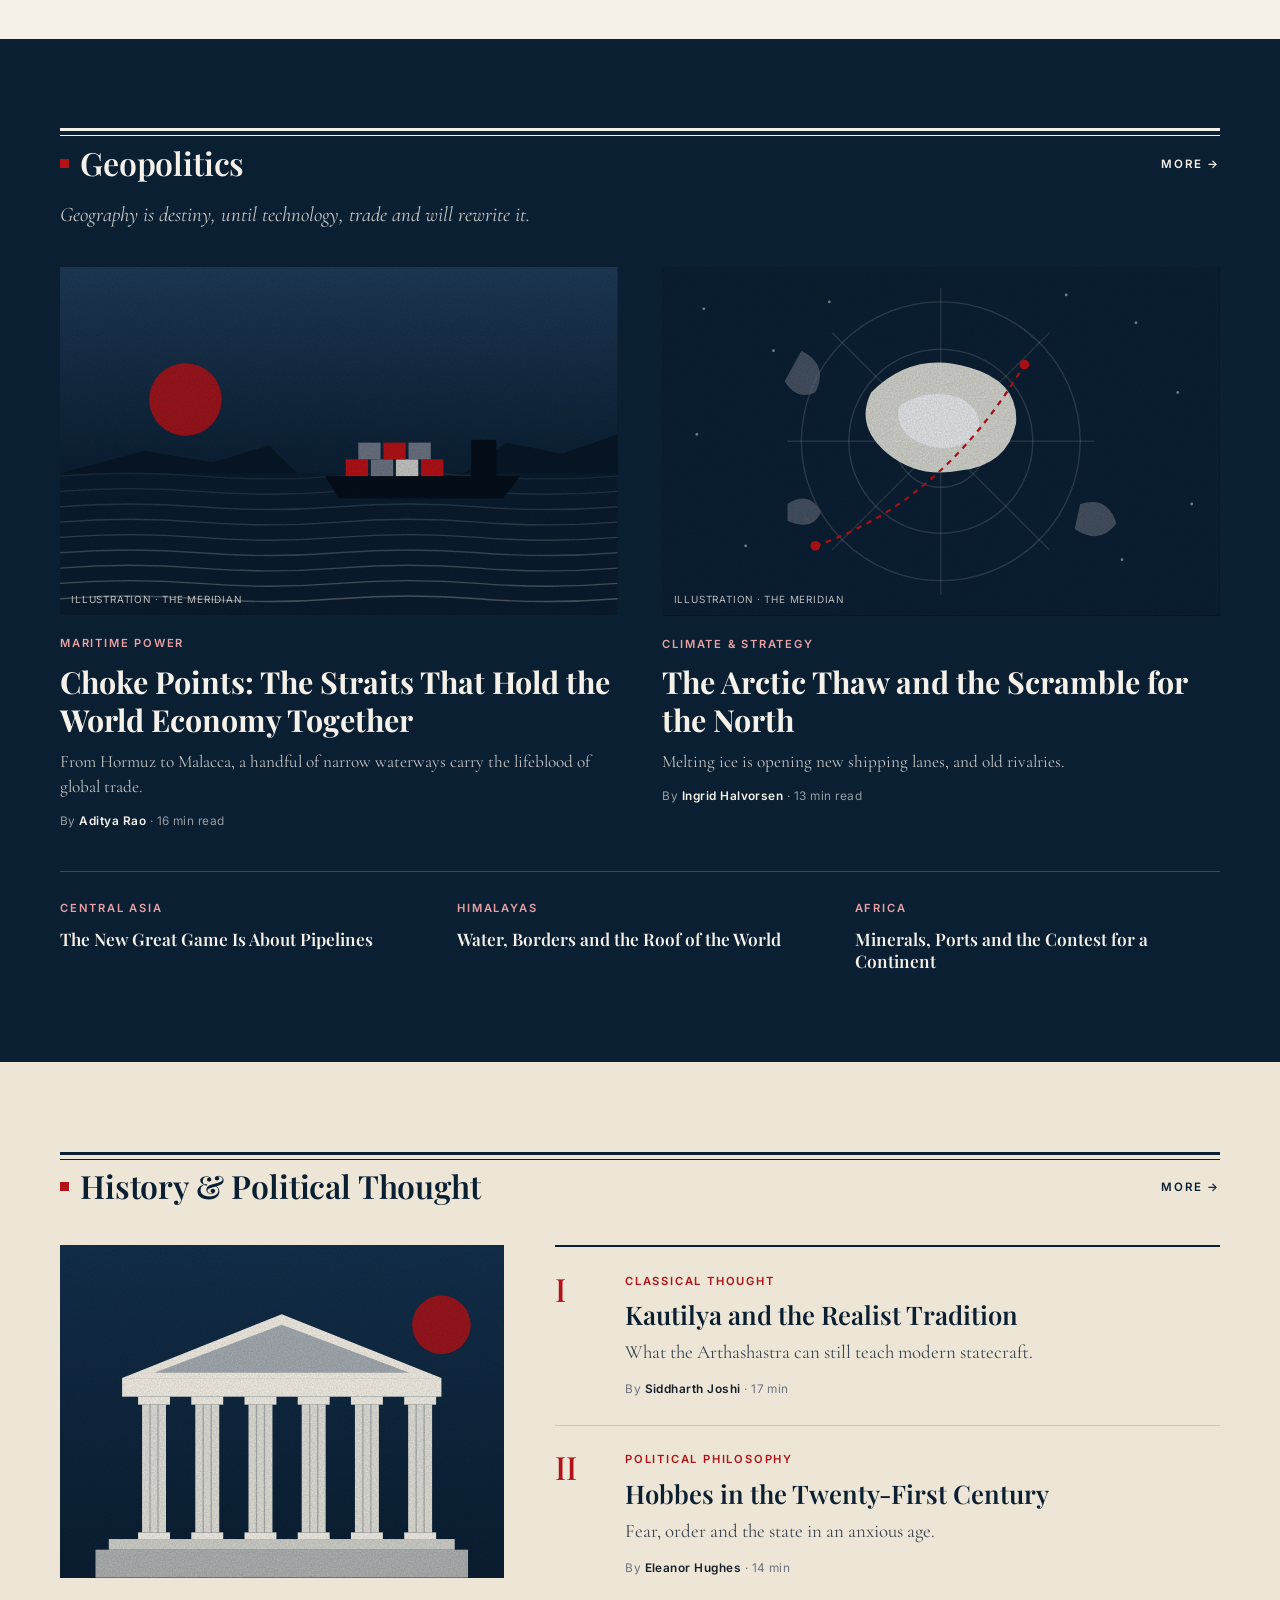
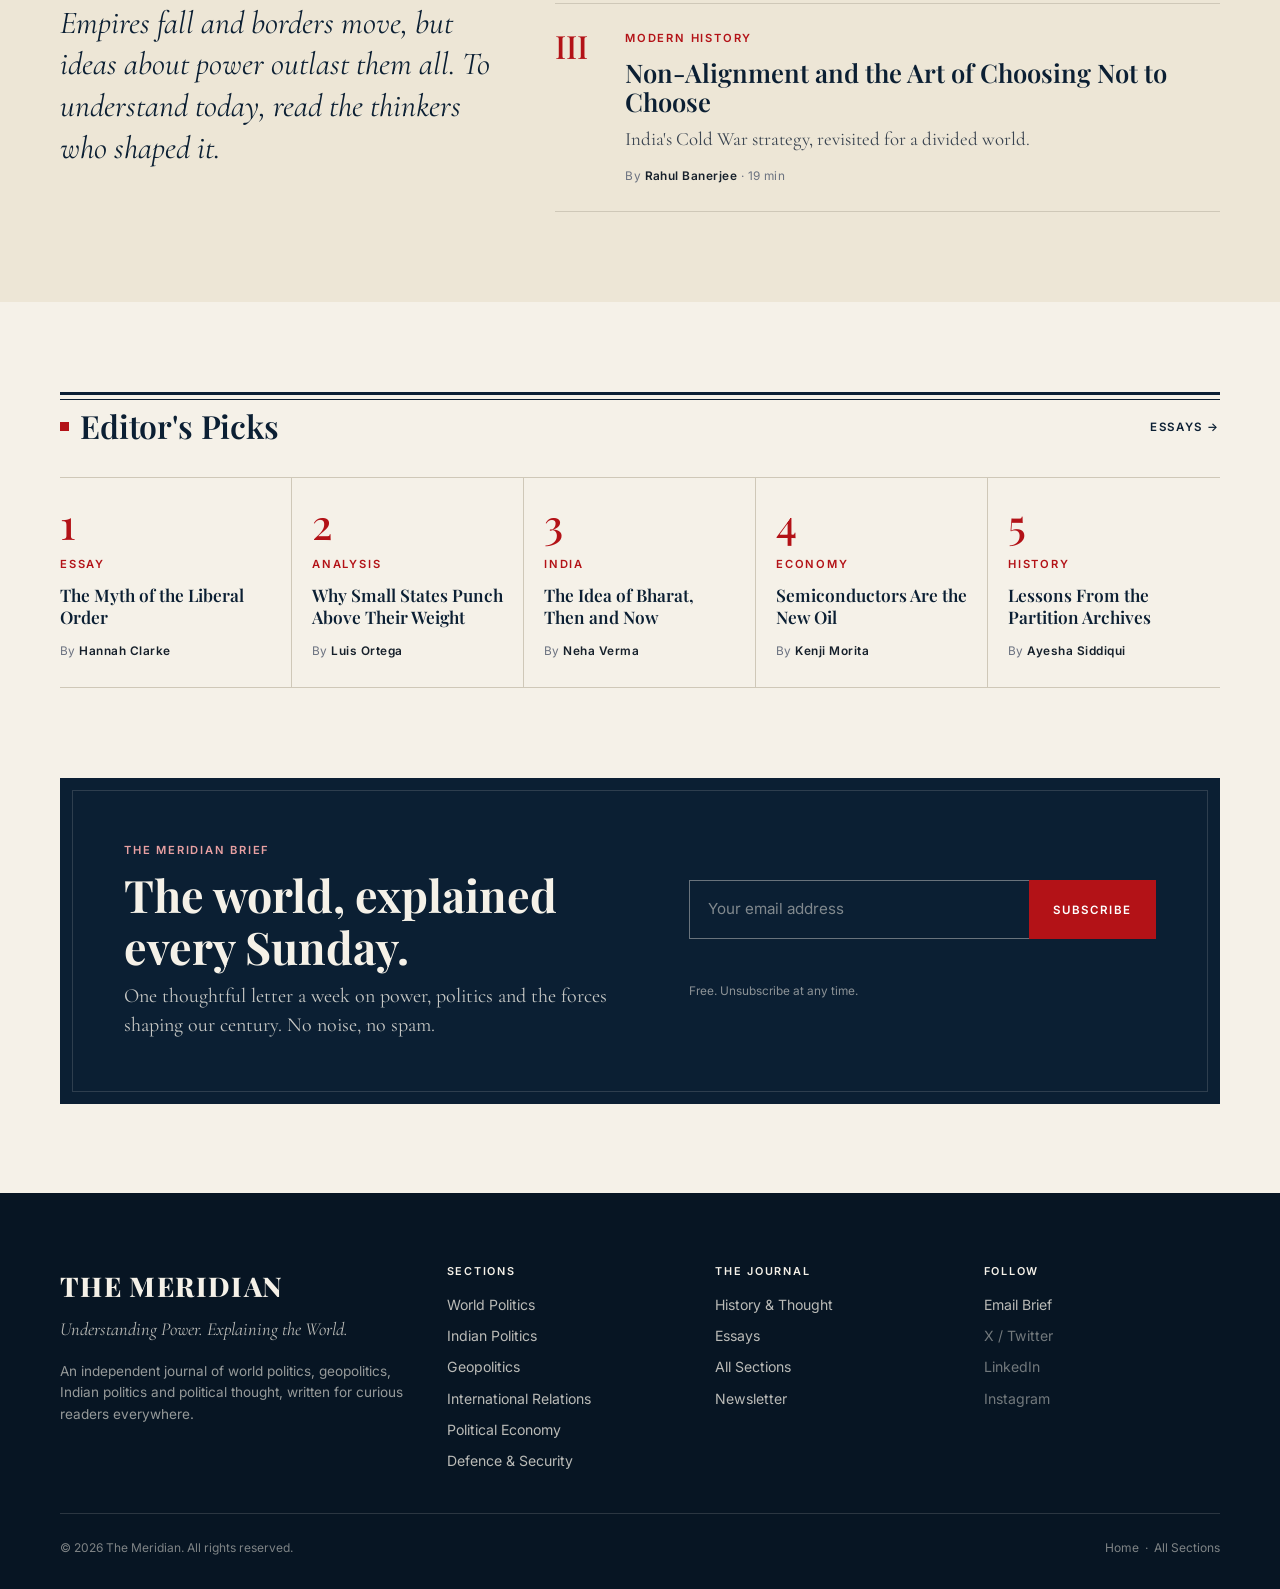
<file: preview-android.html>
<!DOCTYPE html>
<html lang="en">
<head>
<meta charset="UTF-8">
<meta name="viewport" content="width=device-width, initial-scale=1.0">
<title>The Meridian — Understanding Power. Explaining the World.</title>
<meta name="description" content="The Meridian (single-file preview).">
<meta name="theme-color" content="#0B1F33">
<link rel="icon" href="data:image/svg+xml,%3Csvg xmlns='http://www.w3.org/2000/svg' viewBox='0 0 64 64'%3E%3Crect width='64' height='64' fill='%230B1F33'/%3E%3Ctext x='32' y='45' font-family='Georgia,serif' font-size='40' font-weight='700' fill='%23F5F1E8' text-anchor='middle'%3EM%3C/text%3E%3Crect x='30' y='8' width='4' height='48' fill='%23B31217'/%3E%3C/svg%3E">
<link rel="preconnect" href="https://fonts.googleapis.com">
<link rel="preconnect" href="https://fonts.gstatic.com" crossorigin>
<link href="https://fonts.googleapis.com/css2?family=Cormorant+Garamond:ital,wght@0,500;0,600;1,400;1,500&family=Inter:wght@400;500;600&family=Playfair+Display:wght@500;600;700;800&display=swap" rel="stylesheet">
<style>
/* =========================================================
   THE MERIDIAN — Stylesheet
   1. Design tokens (colours, fonts, spacing)
   ========================================================= */
:root{
  --navy:#0B1F33;
  --navy-2:#13304D;
  --crimson:#B31217;
  --ivory:#F5F1E8;
  --ivory-deep:#EDE6D6;
  --slate:#6B7280;
  --silver:#E5E7EB;
  --ink:#16202B;
  --rule:#CFC8B8;

  --serif-display:"Playfair Display", Georgia, serif;
  --serif-text:"Cormorant Garamond", Georgia, serif;
  --sans:"Inter", system-ui, -apple-system, "Segoe UI", Roboto, sans-serif;

  --wrap:1240px;
  --gap:clamp(1.25rem, 2.5vw, 2.25rem);
  --section:clamp(3.5rem, 7vw, 6rem);
}

/* 2. Base reset */
*,*::before,*::after{box-sizing:border-box}
html{scroll-behavior:smooth}
body{
  margin:0;
  background:var(--ivory);
  color:var(--ink);
  font-family:var(--sans);
  font-size:16px;
  line-height:1.6;
  -webkit-font-smoothing:antialiased;
}
a{color:inherit;text-decoration:none}
h1,h2,h3,h4{margin:0;font-family:var(--serif-display);font-weight:700;line-height:1.15;color:var(--navy)}
p{margin:0}
img,svg{display:block;max-width:100%}
.wrap{max-width:var(--wrap);margin:0 auto;padding:0 clamp(1.1rem, 4vw, 2.5rem)}
.sr-only{position:absolute;width:1px;height:1px;overflow:hidden;clip:rect(0 0 0 0)}

/* 3. Shared editorial elements */
.kicker{
  font-family:var(--sans);
  font-size:.7rem;
  font-weight:600;
  letter-spacing:.16em;
  text-transform:uppercase;
  color:var(--crimson);
  margin-bottom:.6rem;
}
.dek{
  font-family:var(--serif-text);
  font-size:1.18rem;
  line-height:1.45;
  color:#3a4450;
  margin-top:.6rem;
}
.byline{
  font-size:.74rem;
  letter-spacing:.04em;
  color:var(--slate);
  margin-top:.85rem;
}
.byline strong{color:var(--ink);font-weight:600}
.art{
  position:relative;
  aspect-ratio:16/10;
  overflow:hidden;
  background:var(--navy);
  margin-bottom:1.1rem;
}
.art svg{width:100%;height:100%}
.art figcaption{
  position:absolute;left:0;bottom:0;
  font-size:.62rem;letter-spacing:.08em;text-transform:uppercase;
  color:rgba(245,241,232,.75);padding:.5rem .7rem;
}
.title-link{background-image:linear-gradient(var(--crimson),var(--crimson));background-size:0 1px;background-repeat:no-repeat;background-position:0 100%;transition:background-size .35s ease}
a:hover .title-link,a:focus-visible .title-link{background-size:100% 1px}
a:focus-visible{outline:2px solid var(--crimson);outline-offset:3px}

/* Section headers: heavy rule + thin rule, like a printed journal */
.section{padding:var(--section) 0 0}
.section-head{
  display:flex;align-items:baseline;justify-content:space-between;gap:1rem;
  border-top:3px solid var(--navy);
  padding-top:.85rem;
  margin-bottom:2rem;
  position:relative;
}
.section-head::after{content:"";position:absolute;left:0;right:0;top:4px;border-top:1px solid var(--navy)}
.section-head h2{
  font-size:clamp(1.5rem, 2.6vw, 2rem);
  font-weight:600;
  letter-spacing:-.005em;
  display:flex;align-items:center;gap:.7rem;
}
.section-head h2::before{content:"";width:.55rem;height:.55rem;background:var(--crimson);display:inline-block}
.more{
  font-size:.72rem;font-weight:600;letter-spacing:.14em;text-transform:uppercase;
  color:var(--navy);white-space:nowrap;border-bottom:1px solid transparent;
}
.more:hover{color:var(--crimson);border-color:var(--crimson)}

/* =========================================================
   4. Top utility bar
   ========================================================= */
.utility{border-bottom:1px solid var(--rule);font-size:.72rem;color:var(--slate)}
.utility .wrap{display:flex;justify-content:space-between;align-items:center;min-height:40px;gap:1rem}
.utility__right{display:flex;gap:1.25rem;align-items:center}
.utility a:hover{color:var(--crimson)}
.btn-sub{
  background:var(--crimson);color:#fff !important;padding:.4rem .9rem;
  font-weight:600;letter-spacing:.1em;text-transform:uppercase;font-size:.66rem;
}
.btn-sub:hover{background:var(--navy)}

/* =========================================================
   5. Masthead
   ========================================================= */
.masthead{text-align:center;padding:clamp(2rem,5vw,3.25rem) 0 clamp(1.4rem,3vw,2rem)}
.masthead__row{display:grid;grid-template-columns:1fr auto 1fr;align-items:center;gap:1.5rem}
.masthead__meta{font-size:.68rem;letter-spacing:.16em;text-transform:uppercase;color:var(--slate);line-height:1.8}
.masthead__meta--l{text-align:left}
.masthead__meta--r{text-align:right}
.masthead__title{
  font-family:var(--serif-display);
  font-weight:800;
  font-size:clamp(2.5rem, 9vw, 6.2rem);
  letter-spacing:.035em;
  line-height:1;
  color:var(--navy);
}
.masthead__title span{color:var(--crimson)}
.masthead__rule{
  display:flex;align-items:center;gap:1rem;justify-content:center;
  margin:1.1rem auto 0;max-width:560px;
}
.masthead__rule::before,.masthead__rule::after{content:"";flex:1;border-top:1px solid var(--navy)}
.masthead__rule i{width:7px;height:7px;background:var(--crimson);transform:rotate(45deg)}
.masthead__tagline{
  font-family:var(--serif-text);
  font-style:italic;
  font-size:clamp(1.1rem, 2.2vw, 1.45rem);
  color:#3a4450;
  margin-top:.7rem;
  letter-spacing:.01em;
}

/* =========================================================
   6. Navigation (sticky)
   ========================================================= */
.nav{
  position:sticky;top:0;z-index:50;
  background:var(--ivory);
  border-top:1px solid var(--navy);
  border-bottom:1px solid var(--navy);
  transition:box-shadow .25s ease;
}
.nav.is-stuck{box-shadow:0 6px 18px -12px rgba(11,31,51,.45)}
.nav .wrap{display:flex;align-items:center;justify-content:center;min-height:52px;position:relative}
.nav__logo{
  position:absolute;left:clamp(1.1rem,4vw,2.5rem);
  font-family:var(--serif-display);font-weight:800;letter-spacing:.06em;font-size:1.05rem;color:var(--navy);
  opacity:0;pointer-events:none;transition:opacity .25s ease;
}
.nav.is-stuck .nav__logo{opacity:1;pointer-events:auto}
.nav__list{list-style:none;margin:0;padding:0;display:flex;gap:clamp(.9rem,1.7vw,1.6rem);flex-wrap:nowrap;justify-content:center}
.nav__list a{
  display:block;padding:1rem 0;
  font-size:.68rem;font-weight:600;letter-spacing:.11em;text-transform:uppercase;color:var(--navy);
  position:relative;white-space:nowrap;
}
.nav__list a::after{content:"";position:absolute;left:0;right:0;bottom:.7rem;height:2px;background:var(--crimson);transform:scaleX(0);transition:transform .25s ease}
.nav__list a:hover::after,.nav__list a.is-active::after{transform:scaleX(1)}
.nav__toggle{
  display:none;position:absolute;right:clamp(1.1rem,4vw,2.5rem);
  background:none;border:0;padding:.5rem;cursor:pointer;color:var(--navy);
  font-family:var(--sans);font-size:.7rem;font-weight:600;letter-spacing:.14em;text-transform:uppercase;
  align-items:center;gap:.55rem;
}
.nav__toggle .bars{width:20px;height:12px;position:relative;display:inline-block}
.nav__toggle .bars::before,.nav__toggle .bars::after,.nav__toggle .bars span{content:"";position:absolute;left:0;right:0;height:2px;background:var(--navy);transition:transform .25s ease,opacity .2s ease}
.nav__toggle .bars::before{top:0}
.nav__toggle .bars span{top:5px}
.nav__toggle .bars::after{top:10px}
.nav.is-open .bars::before{transform:translateY(5px) rotate(45deg)}
.nav.is-open .bars span{opacity:0}
.nav.is-open .bars::after{transform:translateY(-5px) rotate(-45deg)}

/* =========================================================
   7. Featured analysis
   ========================================================= */
.featured{padding-top:clamp(2rem,4vw,3rem)}
.featured__grid{display:grid;grid-template-columns:minmax(0,2.1fr) minmax(0,1fr);gap:clamp(1.75rem,3.5vw,3.25rem)}
.lead .art{aspect-ratio:16/9;margin-bottom:1.5rem}
.lead__title{font-size:clamp(2rem, 4.4vw, 3.4rem);font-weight:700;letter-spacing:-.012em;line-height:1.08}
.lead .dek{font-size:clamp(1.25rem,2vw,1.5rem);max-width:46rem;margin-top:1rem}
.lead .byline{margin-top:1.2rem}
.issue{border-left:1px solid var(--rule);padding-left:clamp(1.5rem,3vw,2.5rem)}
.issue__label{
  font-size:.7rem;font-weight:600;letter-spacing:.16em;text-transform:uppercase;color:var(--navy);
  padding-bottom:.8rem;border-bottom:2px solid var(--navy);margin-bottom:.4rem;
}
.issue__item{display:block;padding:1.15rem 0;border-bottom:1px solid var(--rule)}
.issue__item:last-of-type{border-bottom:0}
.issue__item h3{font-size:1.2rem;font-weight:600;line-height:1.25}
.issue__item .byline{margin-top:.5rem}
.brief{
  margin-top:1rem;background:var(--navy);color:var(--ivory);padding:1.4rem 1.4rem 1.5rem;
}
.brief .kicker{color:#E8A0A2}
.brief p.txt{font-family:var(--serif-text);font-size:1.15rem;line-height:1.4}
.brief a{display:inline-block;margin-top:.9rem;font-size:.7rem;font-weight:600;letter-spacing:.14em;text-transform:uppercase;border-bottom:1px solid var(--crimson);padding-bottom:2px}

/* =========================================================
   8. Card grids
   ========================================================= */
.grid-4{display:grid;grid-template-columns:repeat(4,minmax(0,1fr));gap:var(--gap)}
.grid-3{display:grid;grid-template-columns:repeat(3,minmax(0,1fr));gap:var(--gap)}
.card h3{font-size:1.28rem;font-weight:600;line-height:1.25}
.card .dek{font-size:1.08rem}
.grid-4 .card{border-top:1px solid var(--rule);padding-top:1.1rem}
.grid-4 .card .art{margin-top:0}

/* Indian politics: lead + numbered list */
.split{display:grid;grid-template-columns:minmax(0,1.35fr) minmax(0,1fr);gap:clamp(1.75rem,3.5vw,3.25rem)}
.split .card h3{font-size:clamp(1.6rem,2.8vw,2.15rem);font-weight:700}
.split .card .dek{font-size:1.25rem}
.numlist{list-style:none;margin:0;padding:0;counter-reset:n}
.numlist li{counter-increment:n;border-bottom:1px solid var(--rule)}
.numlist li:first-child{border-top:1px solid var(--rule)}
.numlist a{display:grid;grid-template-columns:2.6rem 1fr;gap:.5rem;padding:1.2rem 0}
.numlist a::before{
  content:counter(n,decimal-leading-zero);
  font-family:var(--serif-display);font-size:1.5rem;font-weight:500;color:var(--crimson);line-height:1.1;
}
.numlist h3{font-size:1.15rem;font-weight:600;line-height:1.3}
.numlist .byline{margin-top:.4rem}

/* IR cards */
.grid-3 .card .art{aspect-ratio:3/2}

/* Geopolitics: full-bleed midnight band */
.band{background:var(--navy);color:var(--ivory);margin-top:var(--section);padding:var(--section) 0}
.band .section-head{border-color:var(--ivory)}
.band .section-head::after{border-color:var(--ivory)}
.band .section-head h2,.band h3{color:var(--ivory)}
.band .more{color:var(--ivory)}
.band .more:hover{color:#E8A0A2;border-color:#E8A0A2}
.band .kicker{color:#E8A0A2}
.band .dek{color:rgba(245,241,232,.78)}
.band .byline{color:rgba(245,241,232,.6)}
.band .byline strong{color:var(--ivory)}
.band .art{background:#081726}
.band__intro{font-family:var(--serif-text);font-style:italic;font-size:1.3rem;color:rgba(245,241,232,.8);max-width:40rem;margin:-1rem 0 2.25rem}
.grid-2{display:grid;grid-template-columns:repeat(2,minmax(0,1fr));gap:clamp(1.75rem,3.5vw,3rem)}
.grid-2 .card h3{font-size:clamp(1.45rem,2.4vw,1.9rem);font-weight:700}
.band__strip{display:grid;grid-template-columns:repeat(3,minmax(0,1fr));gap:var(--gap);margin-top:2.5rem;padding-top:1.75rem;border-top:1px solid rgba(245,241,232,.2)}
.band__strip h3{font-size:1.08rem;font-weight:600;line-height:1.3}

/* History and political thought */
.thought{background:var(--ivory-deep);padding:var(--section) 0}
.thought .section-head{margin-bottom:2.5rem}
.thought__grid{display:grid;grid-template-columns:minmax(0,1fr) minmax(0,1.5fr);gap:clamp(2rem,4vw,4rem);align-items:start}
.thought__intro .art{aspect-ratio:4/3}
.thought__statement{
  font-family:var(--serif-text);font-size:clamp(1.5rem,2.6vw,2rem);line-height:1.3;color:var(--navy);font-style:italic;
}
.essays{list-style:none;margin:0;padding:0}
.essays li{border-bottom:1px solid var(--rule)}
.essays li:first-child{border-top:2px solid var(--navy)}
.essays a{display:grid;grid-template-columns:3.4rem 1fr;gap:1rem;padding:1.6rem 0}
.essays .num{font-family:var(--serif-display);font-size:2rem;color:var(--crimson);line-height:1;font-weight:500}
.essays h3{font-size:clamp(1.3rem,2.2vw,1.6rem);font-weight:600}

/* Editor's picks */
.picks{display:grid;grid-template-columns:repeat(5,minmax(0,1fr));gap:0;border-top:1px solid var(--rule);border-bottom:1px solid var(--rule)}
.pick{padding:1.5rem 1.25rem 1.6rem;border-right:1px solid var(--rule)}
.pick:last-child{border-right:0}
.pick:first-child{padding-left:0}
.pick__n{font-family:var(--serif-display);font-size:2.6rem;font-weight:500;color:var(--crimson);line-height:1;margin-bottom:.8rem;display:block}
.pick h3{font-size:1.08rem;font-weight:600;line-height:1.3}

/* =========================================================
   9. Newsletter
   ========================================================= */
.newsletter{padding:var(--section) 0}
.nl{
  background:var(--navy);color:var(--ivory);
  display:grid;grid-template-columns:minmax(0,1.1fr) minmax(0,1fr);gap:clamp(1.5rem,4vw,4rem);align-items:center;
  padding:clamp(2rem,5vw,4rem);
  position:relative;overflow:hidden;
}
.nl::before{content:"";position:absolute;inset:0;border:1px solid rgba(245,241,232,.15);margin:12px;pointer-events:none}
.nl .kicker{color:#E8A0A2}
.nl h2{color:var(--ivory);font-size:clamp(1.9rem,3.6vw,2.8rem);font-weight:700}
.nl p.dek{color:rgba(245,241,232,.8);font-size:1.25rem}
.nl__form{display:flex;flex-direction:column;gap:.8rem;position:relative}
.nl__row{display:flex;gap:0}
.nl input[type=email]{
  flex:1;min-width:0;padding:1rem 1.1rem;border:1px solid rgba(245,241,232,.4);border-right:0;
  background:transparent;color:var(--ivory);font:inherit;font-size:.95rem;border-radius:0;
}
.nl input[type=email]::placeholder{color:rgba(245,241,232,.5)}
.nl input[type=email]:focus{outline:none;border-color:var(--ivory);background:rgba(255,255,255,.04)}
.nl button{
  background:var(--crimson);color:#fff;border:0;padding:0 1.5rem;cursor:pointer;border-radius:0;
  font-family:var(--sans);font-size:.72rem;font-weight:600;letter-spacing:.14em;text-transform:uppercase;
  transition:background .2s ease;
}
.nl button:hover{background:#8f0e12}
.nl__note{font-size:.74rem;color:rgba(245,241,232,.55)}
.nl__msg{font-size:.85rem;min-height:1.3em}
.nl__msg.is-error{color:#F1A7A9}
.nl__msg.is-ok{color:#CFE3C9}

/* =========================================================
   10. Footer
   ========================================================= */
.footer{background:#071523;color:rgba(245,241,232,.75);padding:clamp(3rem,6vw,4.5rem) 0 2rem;font-size:.88rem}
.footer__top{display:grid;grid-template-columns:1.5fr repeat(3,1fr);gap:var(--gap);padding-bottom:2.5rem;border-bottom:1px solid rgba(245,241,232,.15)}
.footer__brand{font-family:var(--serif-display);font-weight:800;font-size:1.7rem;letter-spacing:.05em;color:var(--ivory)}
.footer__tag{font-family:var(--serif-text);font-style:italic;font-size:1.15rem;margin-top:.4rem}
.footer__about{margin-top:1rem;max-width:22rem;line-height:1.6;font-size:.85rem;color:rgba(245,241,232,.6)}
.footer h4{font-family:var(--sans);font-size:.68rem;font-weight:600;letter-spacing:.16em;text-transform:uppercase;color:var(--ivory);margin-bottom:1rem}
.footer ul{list-style:none;margin:0;padding:0;display:grid;gap:.55rem}
.footer a:hover{color:var(--ivory);text-decoration:underline;text-underline-offset:3px}
.footer__bottom{display:flex;justify-content:space-between;flex-wrap:wrap;gap:1rem;padding-top:1.5rem;font-size:.75rem;color:rgba(245,241,232,.5)}


/* =========================================================
   10b. Shared helpers
   ========================================================= */
.skip{position:absolute;left:-999px;top:0;background:var(--navy);color:var(--ivory);padding:.6rem 1rem;z-index:100}
.skip:focus{left:1rem;top:1rem}
.masthead__title a{color:inherit}
.footer__brand a{color:inherit}
.soon{color:rgba(245,241,232,.45);cursor:default}
.loading{padding:5rem 0;text-align:center;color:var(--slate);font-family:var(--serif-text);font-size:1.3rem;font-style:italic}
.btn{
  display:inline-block;background:var(--crimson);color:#fff;padding:.85rem 1.4rem;
  font-size:.72rem;font-weight:600;letter-spacing:.14em;text-transform:uppercase;border:1px solid var(--crimson);
  cursor:pointer;font-family:var(--sans);transition:background .2s ease,color .2s ease;
}
.btn:hover{background:var(--navy);border-color:var(--navy)}
.btn--ghost{background:transparent;color:var(--navy);border-color:var(--navy)}
.btn--ghost:hover{background:var(--navy);color:var(--ivory)}

/* Compact masthead (category, article and 404 pages) */
.masthead--compact{padding:clamp(1.4rem,3vw,2rem) 0 clamp(1rem,2vw,1.3rem)}
.masthead--compact .masthead__title{font-size:clamp(2rem,5.5vw,3.4rem)}
.masthead--compact .masthead__tagline{font-size:clamp(1rem,1.8vw,1.2rem);margin-top:.35rem}

/* =========================================================
   10c. Category pages
   ========================================================= */
.crumbs{font-size:.7rem;font-weight:600;letter-spacing:.14em;text-transform:uppercase;color:var(--slate);margin-bottom:1rem}
.crumbs a:hover{color:var(--crimson)}
.crumbs span{margin:0 .5rem;color:var(--rule)}
.page-head{padding:clamp(2.25rem,5vw,3.5rem) 0 clamp(1.5rem,3vw,2rem);border-bottom:1px solid var(--rule)}
.page-head h1{font-size:clamp(2.3rem,5.5vw,4rem);font-weight:700;letter-spacing:-.01em;display:flex;align-items:center;gap:.9rem}
.page-head h1::before{content:"";width:.7rem;height:.7rem;background:var(--crimson);flex:none}
.page-head .dek{font-size:clamp(1.2rem,2vw,1.45rem);max-width:44rem;margin-top:.8rem}
.page-head__count{font-size:.74rem;letter-spacing:.06em;color:var(--slate);margin-top:1rem}
.chips{display:flex;flex-wrap:wrap;gap:.5rem;margin-top:1.5rem}
.chip{
  font-size:.68rem;font-weight:600;letter-spacing:.11em;text-transform:uppercase;
  padding:.5rem .85rem;border:1px solid var(--rule);color:var(--navy);background:transparent;transition:all .2s ease;
}
.chip:hover{border-color:var(--navy)}
.chip.is-active{background:var(--navy);color:var(--ivory);border-color:var(--navy)}
.cat-lead{padding-top:clamp(2rem,4vw,3rem)}
.cat-lead a{display:grid;grid-template-columns:minmax(0,1.35fr) minmax(0,1fr);gap:clamp(1.5rem,3.5vw,3rem);align-items:center}
.cat-lead .art{aspect-ratio:16/10;margin:0}
.cat-lead h2{font-size:clamp(1.8rem,3.4vw,2.6rem);font-weight:700;line-height:1.12}
.cat-lead .dek{font-size:1.3rem}
.cat-more{padding-top:clamp(2.5rem,5vw,3.5rem)}
.cat-more .grid-3{row-gap:clamp(2rem,4vw,3rem)}
.empty{padding:3rem 0;font-family:var(--serif-text);font-size:1.3rem;font-style:italic;color:var(--slate)}
.all-sections .section{padding-top:clamp(2.5rem,5vw,4rem)}

/* =========================================================
   10d. Article pages
   ========================================================= */
.article__head{max-width:52rem;margin:0 auto;padding:clamp(2.25rem,5vw,3.75rem) 0 clamp(1.5rem,3vw,2.25rem);text-align:center}
.article__head .crumbs{margin-bottom:1.25rem}
.article__head .kicker a:hover{text-decoration:underline;text-underline-offset:3px}
.article__title{font-size:clamp(2.1rem,5.2vw,3.9rem);font-weight:700;letter-spacing:-.015em;line-height:1.08}
.article__head .dek{font-size:clamp(1.25rem,2.2vw,1.6rem);margin:1.1rem auto 0;max-width:44rem}
.article__meta{
  display:flex;justify-content:center;flex-wrap:wrap;gap:.4rem 1.2rem;margin-top:1.6rem;padding-top:1.2rem;
  border-top:1px solid var(--rule);font-size:.78rem;color:var(--slate);
}
.article__meta strong{color:var(--ink);font-weight:600}
.article__hero{max-width:68rem;margin:0 auto}
.article__hero .art{aspect-ratio:16/8;margin:0}
.article__hero figcaption.caption{font-size:.74rem;color:var(--slate);padding:.6rem 0 0;border-bottom:1px solid var(--rule);padding-bottom:.6rem}
.prose{max-width:42rem;margin:0 auto;padding:clamp(2rem,4vw,3rem) 0 0;font-size:1.08rem;line-height:1.85;color:#232c37}
.prose p{margin:0 0 1.4rem}
.prose > p:first-of-type::first-letter{
  font-family:var(--serif-display);float:left;font-size:4.3rem;line-height:.85;padding:.35rem .6rem 0 0;color:var(--crimson);font-weight:700;
}
.prose h2{font-size:clamp(1.45rem,2.6vw,1.8rem);font-weight:600;margin:2.4rem 0 1rem}
.prose blockquote{
  margin:2.2rem 0;padding:.4rem 0 .4rem 1.5rem;border-left:3px solid var(--crimson);
  font-family:var(--serif-text);font-style:italic;font-size:clamp(1.45rem,2.6vw,1.85rem);line-height:1.35;color:var(--navy);
}
.notice{
  max-width:42rem;margin:clamp(1.75rem,3vw,2.25rem) auto 0;padding:1rem 1.2rem;border:1px solid var(--rule);
  background:rgba(255,255,255,.45);font-size:.85rem;color:var(--slate);line-height:1.6;
}
.notice strong{color:var(--navy)}
.article__foot{
  max-width:42rem;margin:1rem auto 0;padding:1.4rem 0;border-top:1px solid var(--rule);border-bottom:1px solid var(--rule);
  display:flex;justify-content:space-between;align-items:center;flex-wrap:wrap;gap:1rem;
}
.author{display:flex;align-items:center;gap:.9rem}
.author__mark{
  width:46px;height:46px;border-radius:50%;background:var(--navy);color:var(--ivory);display:grid;place-items:center;
  font-family:var(--serif-display);font-weight:700;font-size:1.05rem;flex:none;
}
.author__name{font-weight:600;font-size:.92rem;color:var(--ink)}
.author__role{font-size:.78rem;color:var(--slate)}
.share{display:flex;gap:.5rem;flex-wrap:wrap}
.share .btn{padding:.6rem 1rem;font-size:.66rem}
.share__msg{font-size:.78rem;color:var(--slate);width:100%;text-align:right;min-height:1.2em}
.related{padding-top:var(--section)}

/* 404 page */
.notfound{padding:clamp(3.5rem,8vw,6rem) 0 0;text-align:center}
.notfound h1{font-size:clamp(2.2rem,5vw,3.6rem)}
.notfound .dek{max-width:36rem;margin:1rem auto 0;font-size:1.3rem}
.notfound__links{display:flex;gap:.75rem;justify-content:center;flex-wrap:wrap;margin-top:2rem}


/* =========================================================
   11. Responsive layouts
   ========================================================= */
@media (max-width:1100px){
  .picks{grid-template-columns:repeat(3,minmax(0,1fr))}
  .pick:nth-child(3){border-right:0}
  .pick:nth-child(4){padding-left:0}
  .pick:nth-child(n+4){border-top:1px solid var(--rule)}
}
@media (max-width:1024px){
  .grid-4{grid-template-columns:repeat(2,minmax(0,1fr))}
  .featured__grid{grid-template-columns:1fr}
  .issue{border-left:0;padding-left:0;border-top:1px solid var(--rule);padding-top:1.5rem;display:grid;grid-template-columns:1fr 1fr;column-gap:var(--gap)}
  .issue__label{grid-column:1/-1}
  .brief{grid-column:1/-1}
  .issue__item:last-of-type{border-bottom:1px solid var(--rule)}
  .footer__top{grid-template-columns:1fr 1fr 1fr}
  .footer__top > div:first-child{grid-column:1/-1}
}
@media (max-width:1080px){
  .nav__toggle{display:inline-flex}
  .nav .wrap{justify-content:flex-start;min-height:54px}
  .nav__logo{position:static;opacity:1;pointer-events:auto}
  .nav__list{
    display:none;position:absolute;left:0;right:0;top:100%;
    flex-direction:column;gap:0;background:var(--ivory);border-bottom:1px solid var(--navy);
    padding:.5rem clamp(1.1rem,4vw,2.5rem) 1rem;
  }
  .nav.is-open .nav__list{display:flex}
  .nav__list a{padding:.85rem 0;border-bottom:1px solid var(--rule);font-size:.78rem}
  .nav__list li:last-child a{border-bottom:0}
  .nav__list a::after{display:none}
}
@media (max-width:860px){
  .masthead__meta{display:none}
  .masthead__row{grid-template-columns:1fr}
  .split,.thought__grid,.grid-2,.nl{grid-template-columns:1fr}
  .grid-3{grid-template-columns:1fr 1fr}
  .grid-3 .card:last-child{grid-column:1/-1}
  .band__strip{grid-template-columns:1fr}
  .thought__intro .art{aspect-ratio:16/10}
}
@media (max-width:600px){
  body{font-size:15.5px}
  .utility__date{display:none}
  .grid-4,.grid-3,.issue{grid-template-columns:1fr}
  .grid-3 .card:last-child{grid-column:auto}
  .picks{grid-template-columns:1fr}
  .pick{border-right:0;padding:1.25rem 0;border-top:1px solid var(--rule);display:grid;grid-template-columns:3rem 1fr;gap:.5rem}
  .pick:first-child{border-top:0}
  .pick__n{font-size:2rem;margin:0}
  .nl__row{flex-direction:column;gap:.6rem}
  .nl input[type=email]{border-right:1px solid rgba(245,241,232,.4)}
  .nl button{padding:1rem}
  .footer__top{grid-template-columns:1fr 1fr}
  .masthead__title{letter-spacing:.02em}
}
@media (max-width:860px){
  .cat-lead a{grid-template-columns:1fr}
  .article__hero .art{aspect-ratio:16/10}
}
@media (max-width:600px){
  .article__head{text-align:left}
  .article__meta{justify-content:flex-start}
  .share__msg{text-align:left}
  .prose{font-size:1.04rem}
  .prose > p:first-of-type::first-letter{font-size:3.6rem}
}
/* Section and article grids flow evenly (no full-width last card) */
@media (max-width:860px){
  .grid-3--flow .card:last-child{grid-column:auto}
}

@media (prefers-reduced-motion:reduce){*{transition:none !important;scroll-behavior:auto !important}}
</style>
</head>
<body data-page="single">
<a class="skip" href="#main">Skip to content</a>
<div class="utility">
  <div class="wrap">
    <span class="utility__date" id="today">&nbsp;</span>
    <span>International Edition</span>
    <div class="utility__right">
      <a href="#newsletter">Newsletter</a>
      <a href="#newsletter" class="btn-sub">Subscribe</a>
    </div>
  </div>
</div>
<header class="masthead">
  <div class="wrap">
    <div class="masthead__row">
      <div class="masthead__meta masthead__meta--l">Vol. I &middot; No. 1<br>Est. 2026</div>
      <h1 class="masthead__title"><a href="#home">THE MERIDIAN</a></h1>
      <div class="masthead__meta masthead__meta--r">A Journal of<br>World Affairs</div>
    </div>
    <div class="masthead__rule"><i></i></div>
    <p class="masthead__tagline">Understanding Power. Explaining the World.</p>
  </div>
</header>
<nav class="nav" id="nav" aria-label="Main">
  <div class="wrap">
    <a href="#home" class="nav__logo">THE MERIDIAN</a>
    <button class="nav__toggle" id="navToggle" type="button" aria-expanded="false" aria-controls="navList">
      <span class="bars"><span></span></span> Sections
    </button>
    <ul class="nav__list" id="navList"><li><a href="#section-world-politics" data-cat="world-politics">World Politics</a></li><li><a href="#section-indian-politics" data-cat="indian-politics">Indian Politics</a></li><li><a href="#section-geopolitics" data-cat="geopolitics">Geopolitics</a></li><li><a href="#section-international-relations" data-cat="international-relations">International Relations</a></li><li><a href="#section-political-economy" data-cat="political-economy">Political Economy</a></li><li><a href="#section-defence-security" data-cat="defence-security">Defence &amp; Security</a></li><li><a href="#section-history-thought" data-cat="history-thought">History &amp; Thought</a></li><li><a href="#section-essays" data-cat="essays">Essays</a></li></ul>
  </div>
</nav>

<main id="main">
<div id="homeView">

<!-- ============ FEATURED ============ -->
<section class="featured">
  <div class="wrap featured__grid">
    <article class="lead">
      <a href="#article-indo-pacific-new-map">
        <figure class="art" data-art="globe" style="margin:0 0 1.5rem"><figcaption>Illustration &middot; The Meridian</figcaption></figure>
        <p class="kicker">Geopolitics &middot; Cover Essay</p>
        <h2 class="lead__title"><span class="title-link">The New Map of Power: Why the Indo-Pacific Will Define This Century</span></h2>
        <p class="dek">Trade routes, naval doctrine and a contest of ideas are redrawing the world&#x27;s centre of gravity. The question is no longer whether Asia rises, but who writes the rules when it does.</p>
        <p class="byline">By <strong>Arjun Mehra</strong> &nbsp;&middot;&nbsp; 18 min read</p>
      </a>
    </article>

    <aside class="issue" aria-label="In this issue">
      <p class="issue__label">In This Issue</p>
      <a href="#article-fragmented-alliances" class="issue__item">
        <p class="kicker">World Politics</p>
        <h3><span class="title-link">The Age of Fragmented Alliances</span></h3>
        <p class="byline">By <strong>Clara Weiss</strong> &middot; 12 min</p>
      </a>
      <a href="#article-debt-dollars-developing-world" class="issue__item">
        <p class="kicker">Political Economy</p>
        <h3><span class="title-link">Debt, Dollars and the Developing World</span></h3>
        <p class="byline">By <strong>Kofi Asante</strong> &middot; 10 min</p>
      </a>
      <a href="#article-india-maritime-moment" class="issue__item">
        <p class="kicker">Defence &amp; Security</p>
        <h3><span class="title-link">India&#x27;s Maritime Moment</span></h3>
        <p class="byline">By <strong>Meera Iyer</strong> &middot; 9 min</p>
      </a>
      <div class="brief">
        <p class="kicker">The Briefing</p>
        <p class="txt">Five things to understand about the shifting balance of power this week, explained in under five minutes.</p>
        <a href="#article-weekly-briefing">Read the briefing &rarr;</a>
      </div>
    </aside>
  </div>
</section>

<!-- ============ LATEST ============ -->
<section class="section" id="latest">
  <div class="wrap">
    <div class="section-head"><h2>Latest</h2><a href="#sections" class="more">All sections &rarr;</a></div>
    <div class="grid-4">
      <article class="card"><a href="#article-return-industrial-policy">
        <figure class="art" data-art="skyline" style="margin:0 0 1.1rem"></figure>
        <p class="kicker">Political Economy</p>
        <h3><span class="title-link">The Return of Industrial Policy</span></h3>
        <p class="dek">Governments are picking winners again. History suggests caution.</p>
        <p class="byline">By <strong>Daniel Okafor</strong> &middot; 8 min</p>
      </a></article>
      <article class="card"><a href="#article-drones-cheap-deterrence">
        <figure class="art" data-art="radar" style="margin:0 0 1.1rem"></figure>
        <p class="kicker">Defence &amp; Security</p>
        <h3><span class="title-link">Drones, Doctrine and the End of Cheap Deterrence</span></h3>
        <p class="dek">Inexpensive machines are changing the economics of war.</p>
        <p class="byline">By <strong>Rohan Kapoor</strong> &middot; 11 min</p>
      </a></article>
      <article class="card"><a href="#article-europe-uneasy-awakening">
        <figure class="art" data-art="map" style="margin:0 0 1.1rem"></figure>
        <p class="kicker">World Politics</p>
        <h3><span class="title-link">Europe&#x27;s Uneasy Awakening</span></h3>
        <p class="dek">A continent rediscovers hard power, and its limits.</p>
        <p class="byline">By <strong>Sophie Laurent</strong> &middot; 9 min</p>
      </a></article>
      <article class="card"><a href="#article-sovereignty-networked-age">
        <figure class="art" data-art="lines" style="margin:0 0 1.1rem"></figure>
        <p class="kicker">Essays &amp; Analysis</p>
        <h3><span class="title-link">What Sovereignty Means in a Networked Age</span></h3>
        <p class="dek">Borders still matter, but data, capital and ideas ignore them.</p>
        <p class="byline">By <strong>Nadia Rahman</strong> &middot; 14 min</p>
      </a></article>
    </div>
  </div>
</section>

<!-- ============ INDIAN POLITICS ============ -->
<section class="section" id="india">
  <div class="wrap">
    <div class="section-head"><h2>Indian Politics</h2><a href="#section-indian-politics" class="more">More on India &rarr;</a></div>
    <div class="split">
      <article class="card"><a href="#article-federalism-under-strain">
        <figure class="art" data-art="dome" style="margin:0 0 1.25rem"><figcaption>Illustration &middot; The Meridian</figcaption></figure>
        <p class="kicker">Federalism</p>
        <h3><span class="title-link">Federalism Under Strain: The Centre, the States and the Fiscal Bargain</span></h3>
        <p class="dek">As revenue and responsibility drift apart, India&#x27;s founding compromise between Delhi and the states faces its sternest test in decades.</p>
        <p class="byline">By <strong>Kavya Nair</strong> &middot; 15 min read</p>
      </a></article>
      <ol class="numlist">
        <li><a href="#article-regional-parties"><div><h3><span class="title-link">The Quiet Rise of Regional Parties</span></h3><p class="byline">By <strong>Sameer Khan</strong> &middot; 7 min</p></div></a></li>
        <li><a href="#article-welfare-state-scale"><div><h3><span class="title-link">Can India&#x27;s Welfare State Scale?</span></h3><p class="byline">By <strong>Ananya Bose</strong> &middot; 10 min</p></div></a></li>
        <li><a href="#article-delimitation-representation"><div><h3><span class="title-link">Delimitation and the Arithmetic of Representation</span></h3><p class="byline">By <strong>Vikram Sethi</strong> &middot; 12 min</p></div></a></li>
        <li><a href="#article-coalitions-without-compromise"><div><h3><span class="title-link">Coalitions Without Compromise?</span></h3><p class="byline">By <strong>Priya Menon</strong> &middot; 8 min</p></div></a></li>
        <li><a href="#article-courts-constitution-power"><div><h3><span class="title-link">The Courts, the Constitution and the Limits of Power</span></h3><p class="byline">By <strong>Farhan Ali</strong> &middot; 11 min</p></div></a></li>
      </ol>
    </div>
  </div>
</section>

<!-- ============ INTERNATIONAL RELATIONS ============ -->
<section class="section" id="ir">
  <div class="wrap">
    <div class="section-head"><h2>International Relations</h2><a href="#section-international-relations" class="more">More &rarr;</a></div>
    <div class="grid-3">
      <article class="card"><a href="#article-middle-powers-moment">
        <figure class="art" data-art="summit" style="margin:0 0 1.1rem"></figure>
        <p class="kicker">Diplomacy</p>
        <h3><span class="title-link">The Middle Powers&#x27; Moment</span></h3>
        <p class="dek">Neither superpower can set the agenda alone. That leaves room for everyone else.</p>
        <p class="byline">By <strong>Elena Petrova</strong> &middot; 10 min</p>
      </a></article>
      <article class="card"><a href="#article-brics-after-expansion">
        <figure class="art" data-art="network" style="margin:0 0 1.1rem"></figure>
        <p class="kicker">Multilateralism</p>
        <h3><span class="title-link">BRICS After Expansion: Bloc or Bazaar?</span></h3>
        <p class="dek">A larger club brings more weight and more disagreement.</p>
        <p class="byline">By <strong>Thabo Mokoena</strong> &middot; 9 min</p>
      </a></article>
      <article class="card"><a href="#article-diplomacy-age-sanctions">
        <figure class="art" data-art="ledger" style="margin:0 0 1.1rem"></figure>
        <p class="kicker">Statecraft</p>
        <h3><span class="title-link">Diplomacy in the Age of Sanctions</span></h3>
        <p class="dek">Economic pressure has become the first tool of foreign policy. Does it work?</p>
        <p class="byline">By <strong>James Whitfield</strong> &middot; 12 min</p>
      </a></article>
    </div>
  </div>
</section>

<!-- ============ GEOPOLITICS (dark band) ============ -->
<section class="band" id="geopolitics">
  <div class="wrap">
    <div class="section-head"><h2>Geopolitics</h2><a href="#section-geopolitics" class="more">More &rarr;</a></div>
    <p class="band__intro">Geography is destiny, until technology, trade and will rewrite it.</p>
    <div class="grid-2">
      <article class="card"><a href="#article-choke-points-straits">
        <figure class="art" data-art="sea" style="margin:0 0 1.25rem"><figcaption>Illustration &middot; The Meridian</figcaption></figure>
        <p class="kicker">Maritime Power</p>
        <h3><span class="title-link">Choke Points: The Straits That Hold the World Economy Together</span></h3>
        <p class="dek">From Hormuz to Malacca, a handful of narrow waterways carry the lifeblood of global trade.</p>
        <p class="byline">By <strong>Aditya Rao</strong> &middot; 16 min read</p>
      </a></article>
      <article class="card"><a href="#article-arctic-thaw">
        <figure class="art" data-art="arctic" style="margin:0 0 1.25rem"><figcaption>Illustration &middot; The Meridian</figcaption></figure>
        <p class="kicker">Climate &amp; Strategy</p>
        <h3><span class="title-link">The Arctic Thaw and the Scramble for the North</span></h3>
        <p class="dek">Melting ice is opening new shipping lanes, and old rivalries.</p>
        <p class="byline">By <strong>Ingrid Halvorsen</strong> &middot; 13 min read</p>
      </a></article>
    </div>
    <div class="band__strip">
      <a href="#article-great-game-pipelines"><p class="kicker">Central Asia</p><h3><span class="title-link">The New Great Game Is About Pipelines</span></h3></a>
      <a href="#article-water-borders-himalayas"><p class="kicker">Himalayas</p><h3><span class="title-link">Water, Borders and the Roof of the World</span></h3></a>
      <a href="#article-minerals-ports-africa"><p class="kicker">Africa</p><h3><span class="title-link">Minerals, Ports and the Contest for a Continent</span></h3></a>
    </div>
  </div>
</section>

<!-- ============ HISTORY & POLITICAL THOUGHT ============ -->
<section class="thought" id="thought">
  <div class="wrap">
    <div class="section-head"><h2>History &amp; Political Thought</h2><a href="#section-history-thought" class="more">More &rarr;</a></div>
    <div class="thought__grid">
      <div class="thought__intro">
        <figure class="art" data-art="columns" style="margin:0 0 1.5rem"></figure>
        <p class="thought__statement">Empires fall and borders move, but ideas about power outlast them all. To understand today, read the thinkers who shaped it.</p>
      </div>
      <ol class="essays">
        <li><a href="#article-kautilya-realist-tradition"><span class="num">I</span><div>
          <p class="kicker">Classical Thought</p>
          <h3><span class="title-link">Kautilya and the Realist Tradition</span></h3>
          <p class="dek">What the Arthashastra can still teach modern statecraft.</p>
          <p class="byline">By <strong>Siddharth Joshi</strong> &middot; 17 min</p>
        </div></a></li>
        <li><a href="#article-hobbes-21st-century"><span class="num">II</span><div>
          <p class="kicker">Political Philosophy</p>
          <h3><span class="title-link">Hobbes in the Twenty-First Century</span></h3>
          <p class="dek">Fear, order and the state in an anxious age.</p>
          <p class="byline">By <strong>Eleanor Hughes</strong> &middot; 14 min</p>
        </div></a></li>
        <li><a href="#article-non-alignment"><span class="num">III</span><div>
          <p class="kicker">Modern History</p>
          <h3><span class="title-link">Non-Alignment and the Art of Choosing Not to Choose</span></h3>
          <p class="dek">India&#x27;s Cold War strategy, revisited for a divided world.</p>
          <p class="byline">By <strong>Rahul Banerjee</strong> &middot; 19 min</p>
        </div></a></li>
      </ol>
    </div>
  </div>
</section>

<!-- ============ EDITOR'S PICKS ============ -->
<section class="section" id="picks">
  <div class="wrap">
    <div class="section-head"><h2>Editor's Picks</h2><a href="#section-essays" class="more">Essays &rarr;</a></div>
    <div class="picks">
      <a href="#article-myth-liberal-order" class="pick"><span class="pick__n">1</span><div><p class="kicker">Essay</p><h3><span class="title-link">The Myth of the Liberal Order</span></h3><p class="byline">By <strong>Hannah Clarke</strong></p></div></a>
      <a href="#article-small-states" class="pick"><span class="pick__n">2</span><div><p class="kicker">Analysis</p><h3><span class="title-link">Why Small States Punch Above Their Weight</span></h3><p class="byline">By <strong>Luis Ortega</strong></p></div></a>
      <a href="#article-idea-of-bharat" class="pick"><span class="pick__n">3</span><div><p class="kicker">India</p><h3><span class="title-link">The Idea of Bharat, Then and Now</span></h3><p class="byline">By <strong>Neha Verma</strong></p></div></a>
      <a href="#article-semiconductors-new-oil" class="pick"><span class="pick__n">4</span><div><p class="kicker">Economy</p><h3><span class="title-link">Semiconductors Are the New Oil</span></h3><p class="byline">By <strong>Kenji Morita</strong></p></div></a>
      <a href="#article-partition-archives" class="pick"><span class="pick__n">5</span><div><p class="kicker">History</p><h3><span class="title-link">Lessons From the Partition Archives</span></h3><p class="byline">By <strong>Ayesha Siddiqui</strong></p></div></a>
    </div>
  </div>
</section>

</div>
<div id="view" class="view" hidden></div>
<section class="newsletter" id="newsletter">
  <div class="wrap">
    <div class="nl">
      <div>
        <p class="kicker">The Meridian Brief</p>
        <h2>The world, explained every Sunday.</h2>
        <p class="dek">One thoughtful letter a week on power, politics and the forces shaping our century. No noise, no spam.</p>
      </div>
      <form class="nl__form" id="nlForm" novalidate>
        <label for="nlEmail" class="sr-only">Email address</label>
        <div class="nl__row">
          <input type="email" id="nlEmail" placeholder="Your email address" autocomplete="email" required>
          <button type="submit">Subscribe</button>
        </div>
        <p class="nl__msg" id="nlMsg" role="status" aria-live="polite"></p>
        <p class="nl__note">Free. Unsubscribe at any time.</p>
      </form>
    </div>
  </div>
</section>

</main>

<footer class="footer">
  <div class="wrap">
    <div class="footer__top">
      <div>
        <p class="footer__brand"><a href="#home">THE MERIDIAN</a></p>
        <p class="footer__tag">Understanding Power. Explaining the World.</p>
        <p class="footer__about">An independent journal of world politics, geopolitics, Indian politics and political thought, written for curious readers everywhere.</p>
      </div>
      <div>
        <h4>Sections</h4>
        <ul><li><a href="#section-world-politics">World Politics</a></li><li><a href="#section-indian-politics">Indian Politics</a></li><li><a href="#section-geopolitics">Geopolitics</a></li><li><a href="#section-international-relations">International Relations</a></li><li><a href="#section-political-economy">Political Economy</a></li><li><a href="#section-defence-security">Defence &amp; Security</a></li></ul>
      </div>
      <div>
        <h4>The Journal</h4>
        <ul>
          <li><a href="#section-history-thought">History &amp; Thought</a></li>
          <li><a href="#section-essays">Essays</a></li>
          <li><a href="#sections">All Sections</a></li>
          <li><a href="#newsletter">Newsletter</a></li>
        </ul>
      </div>
      <div>
        <h4>Follow</h4>
        <ul>
          <li><a href="#newsletter">Email Brief</a></li>
          <li><span class="soon">X / Twitter</span></li>
          <li><span class="soon">LinkedIn</span></li>
          <li><span class="soon">Instagram</span></li>
        </ul>
      </div>
    </div>
    <div class="footer__bottom">
      <span>&copy; <span id="year">2026</span> The Meridian. All rights reserved.</span>
      <span><a href="#home">Home</a> &nbsp;&middot;&nbsp; <a href="#sections">All Sections</a></span>
    </div>
  </div>
</footer>
<script>
/* =========================================================
   THE MERIDIAN — script.js
   Shared by every page. Sections:
   1. Article and section data   (edit this to add articles)
   2. Small helpers
   3. Header: date, sticky menu, mobile menu
   4. Newsletter form
   5. Section (category) page
   6. Article page
   7. Editorial illustrations
   8. Start-up
   ========================================================= */

/* ---------------------------------------------------------
   1. ARTICLE AND SECTION DATA
   Each article has: id (used in its web address), cat (its
   section), kicker (small red label), title, dek (summary),
   author, mins (reading time), art (illustration), date.
   An optional "body" holds the full text.
   --------------------------------------------------------- */
var MERIDIAN = {
 "categories": [
  {
   "slug": "world-politics",
   "name": "World Politics",
   "description": "Elections, leaders, ideologies and the forces reshaping governments around the globe."
  },
  {
   "slug": "indian-politics",
   "name": "Indian Politics",
   "description": "Parliament, parties, federalism and the ideas shaping the world’s largest democracy."
  },
  {
   "slug": "geopolitics",
   "name": "Geopolitics",
   "description": "How geography, resources and strategy decide the fortunes of nations."
  },
  {
   "slug": "international-relations",
   "name": "International Relations",
   "description": "Diplomacy, alliances and institutions: how states deal with one another."
  },
  {
   "slug": "political-economy",
   "name": "Political Economy",
   "description": "Where power meets money: trade, debt, industry and development."
  },
  {
   "slug": "defence-security",
   "name": "Defence & Security",
   "description": "Armed forces, doctrine, technology and the changing character of conflict."
  },
  {
   "slug": "history-thought",
   "name": "History & Political Thought",
   "description": "The thinkers, events and ideas that explain the world we inherited."
  },
  {
   "slug": "essays",
   "name": "Essays & Analysis",
   "description": "Long-form arguments and reflective analysis on the questions that matter."
  }
 ],
 "articles": [
  {
   "id": "indo-pacific-new-map",
   "cat": "geopolitics",
   "kicker": "Cover Essay",
   "title": "The New Map of Power: Why the Indo-Pacific Will Define This Century",
   "dek": "Trade routes, naval doctrine and a contest of ideas are redrawing the world's centre of gravity. The question is no longer whether Asia rises, but who writes the rules when it does.",
   "author": "Arjun Mehra",
   "mins": 18,
   "art": "globe",
   "date": "16 November 2026",
   "body": [
    [
     "p",
     "For most of the last two centuries, the centre of world politics sat in the Atlantic. Empires, alliances and the great wars of the modern age were decided by powers on either side of that ocean. That era is ending. The arena that now shapes trade, technology and military planning stretches from the eastern coast of Africa to the western shores of the Americas, and its heart lies in the waters of Asia."
    ],
    [
     "p",
     "The numbers alone tell part of the story. A majority of the world’s population lives in the region, along with several of its fastest-growing economies and many of its busiest shipping lanes. But numbers do not explain why the Indo-Pacific has become a contest rather than simply a marketplace. The deeper reason is that several powers with very different visions of order now share the same waters."
    ],
    [
     "h2",
     "A crowded ocean"
    ],
    [
     "p",
     "Rising states want a voice that matches their weight. Established powers want to preserve the rules that served them. Smaller nations, caught in between, want to avoid being forced to choose. Each of these instincts is reasonable on its own; together they produce a region of constant manoeuvre, where ports, undersea cables and fishing grounds all carry strategic meaning."
    ],
    [
     "quote",
     "The question is no longer whether Asia rises, but who writes the rules when it does."
    ],
    [
     "p",
     "For India, the shift is both an opportunity and a test. Its geography places it at the centre of the Indian Ocean, astride the routes that carry energy from the Gulf to East Asia. That position offers influence, but only if it is matched by naval capacity, economic partnerships and a diplomacy patient enough to work with many partners at once."
    ],
    [
     "h2",
     "What comes next"
    ],
    [
     "p",
     "The coming decades are unlikely to produce a single dominant power in the region. More probably, they will produce a layered order: overlapping groupings, competing infrastructure projects and an uneasy balance maintained by deterrence and trade in equal measure. Understanding that order, and the choices it forces on every capital, is the task of this century’s statecraft."
    ]
   ]
  },
  {
   "id": "fragmented-alliances",
   "cat": "world-politics",
   "kicker": "World Politics",
   "title": "The Age of Fragmented Alliances",
   "dek": "Old partnerships are loosening, and new ones are more transactional than ever.",
   "author": "Clara Weiss",
   "mins": 12,
   "art": "network",
   "date": "16 November 2026"
  },
  {
   "id": "debt-dollars-developing-world",
   "cat": "political-economy",
   "kicker": "Political Economy",
   "title": "Debt, Dollars and the Developing World",
   "dek": "A strong dollar and high interest rates are squeezing the poorest economies.",
   "author": "Kofi Asante",
   "mins": 10,
   "art": "ledger",
   "date": "16 November 2026"
  },
  {
   "id": "india-maritime-moment",
   "cat": "defence-security",
   "kicker": "Defence & Security",
   "title": "India's Maritime Moment",
   "dek": "Why the Indian Ocean has become central to New Delhi’s strategic thinking.",
   "author": "Meera Iyer",
   "mins": 9,
   "art": "sea",
   "date": "15 November 2026"
  },
  {
   "id": "weekly-briefing",
   "cat": "world-politics",
   "kicker": "The Briefing",
   "title": "The Briefing: Five Things to Understand This Week",
   "dek": "Five things to understand about the shifting balance of power this week, explained in under five minutes.",
   "author": "The Editors",
   "mins": 5,
   "art": "map",
   "date": "15 November 2026"
  },
  {
   "id": "return-industrial-policy",
   "cat": "political-economy",
   "kicker": "Political Economy",
   "title": "The Return of Industrial Policy",
   "dek": "Governments are picking winners again. History suggests caution.",
   "author": "Daniel Okafor",
   "mins": 8,
   "art": "skyline",
   "date": "15 November 2026"
  },
  {
   "id": "drones-cheap-deterrence",
   "cat": "defence-security",
   "kicker": "Defence & Security",
   "title": "Drones, Doctrine and the End of Cheap Deterrence",
   "dek": "Inexpensive machines are changing the economics of war.",
   "author": "Rohan Kapoor",
   "mins": 11,
   "art": "radar",
   "date": "14 November 2026"
  },
  {
   "id": "europe-uneasy-awakening",
   "cat": "world-politics",
   "kicker": "World Politics",
   "title": "Europe's Uneasy Awakening",
   "dek": "A continent rediscovers hard power, and its limits.",
   "author": "Sophie Laurent",
   "mins": 9,
   "art": "map",
   "date": "14 November 2026"
  },
  {
   "id": "sovereignty-networked-age",
   "cat": "essays",
   "kicker": "Essays & Analysis",
   "title": "What Sovereignty Means in a Networked Age",
   "dek": "Borders still matter, but data, capital and ideas ignore them.",
   "author": "Nadia Rahman",
   "mins": 14,
   "art": "lines",
   "date": "14 November 2026"
  },
  {
   "id": "federalism-under-strain",
   "cat": "indian-politics",
   "kicker": "Federalism",
   "title": "Federalism Under Strain: The Centre, the States and the Fiscal Bargain",
   "dek": "As revenue and responsibility drift apart, India's founding compromise between Delhi and the states faces its sternest test in decades.",
   "author": "Kavya Nair",
   "mins": 15,
   "art": "dome",
   "date": "13 November 2026"
  },
  {
   "id": "regional-parties",
   "cat": "indian-politics",
   "kicker": "Parties",
   "title": "The Quiet Rise of Regional Parties",
   "dek": "How state-level politics continues to shape national outcomes.",
   "author": "Sameer Khan",
   "mins": 7,
   "art": "map",
   "date": "13 November 2026"
  },
  {
   "id": "welfare-state-scale",
   "cat": "indian-politics",
   "kicker": "Policy",
   "title": "Can India's Welfare State Scale?",
   "dek": "Direct transfers have changed governance. Can they change outcomes?",
   "author": "Ananya Bose",
   "mins": 10,
   "art": "ledger",
   "date": "13 November 2026"
  },
  {
   "id": "delimitation-representation",
   "cat": "indian-politics",
   "kicker": "Constitution",
   "title": "Delimitation and the Arithmetic of Representation",
   "dek": "Redrawing constituencies raises hard questions about fairness and federal balance.",
   "author": "Vikram Sethi",
   "mins": 12,
   "art": "map",
   "date": "12 November 2026"
  },
  {
   "id": "coalitions-without-compromise",
   "cat": "indian-politics",
   "kicker": "Parliament",
   "title": "Coalitions Without Compromise?",
   "dek": "What coalition politics demands, and what it often fails to deliver.",
   "author": "Priya Menon",
   "mins": 8,
   "art": "dome",
   "date": "12 November 2026"
  },
  {
   "id": "courts-constitution-power",
   "cat": "indian-politics",
   "kicker": "Judiciary",
   "title": "The Courts, the Constitution and the Limits of Power",
   "dek": "The judiciary’s role in checking executive authority.",
   "author": "Farhan Ali",
   "mins": 11,
   "art": "columns",
   "date": "12 November 2026"
  },
  {
   "id": "middle-powers-moment",
   "cat": "international-relations",
   "kicker": "Diplomacy",
   "title": "The Middle Powers' Moment",
   "dek": "Neither superpower can set the agenda alone. That leaves room for everyone else.",
   "author": "Elena Petrova",
   "mins": 10,
   "art": "summit",
   "date": "11 November 2026"
  },
  {
   "id": "brics-after-expansion",
   "cat": "international-relations",
   "kicker": "Multilateralism",
   "title": "BRICS After Expansion: Bloc or Bazaar?",
   "dek": "A larger club brings more weight and more disagreement.",
   "author": "Thabo Mokoena",
   "mins": 9,
   "art": "network",
   "date": "11 November 2026"
  },
  {
   "id": "diplomacy-age-sanctions",
   "cat": "international-relations",
   "kicker": "Statecraft",
   "title": "Diplomacy in the Age of Sanctions",
   "dek": "Economic pressure has become the first tool of foreign policy. Does it work?",
   "author": "James Whitfield",
   "mins": 12,
   "art": "ledger",
   "date": "11 November 2026"
  },
  {
   "id": "choke-points-straits",
   "cat": "geopolitics",
   "kicker": "Maritime Power",
   "title": "Choke Points: The Straits That Hold the World Economy Together",
   "dek": "From Hormuz to Malacca, a handful of narrow waterways carry the lifeblood of global trade.",
   "author": "Aditya Rao",
   "mins": 16,
   "art": "sea",
   "date": "10 November 2026"
  },
  {
   "id": "arctic-thaw",
   "cat": "geopolitics",
   "kicker": "Climate & Strategy",
   "title": "The Arctic Thaw and the Scramble for the North",
   "dek": "Melting ice is opening new shipping lanes, and old rivalries.",
   "author": "Ingrid Halvorsen",
   "mins": 13,
   "art": "arctic",
   "date": "10 November 2026"
  },
  {
   "id": "great-game-pipelines",
   "cat": "geopolitics",
   "kicker": "Central Asia",
   "title": "The New Great Game Is About Pipelines",
   "dek": "Energy corridors are redrawing influence across Central Asia.",
   "author": "Timur Abdulov",
   "mins": 9,
   "art": "map",
   "date": "10 November 2026"
  },
  {
   "id": "water-borders-himalayas",
   "cat": "geopolitics",
   "kicker": "Himalayas",
   "title": "Water, Borders and the Roof of the World",
   "dek": "Rivers that begin in the mountains carry strategic weight downstream.",
   "author": "Tenzin Dorje",
   "mins": 11,
   "art": "arctic",
   "date": "9 November 2026"
  },
  {
   "id": "minerals-ports-africa",
   "cat": "geopolitics",
   "kicker": "Africa",
   "title": "Minerals, Ports and the Contest for a Continent",
   "dek": "Critical minerals have turned Africa into a strategic prize.",
   "author": "Amara Diallo",
   "mins": 10,
   "art": "network",
   "date": "9 November 2026"
  },
  {
   "id": "kautilya-realist-tradition",
   "cat": "history-thought",
   "kicker": "Classical Thought",
   "title": "Kautilya and the Realist Tradition",
   "dek": "What the Arthashastra can still teach modern statecraft.",
   "author": "Siddharth Joshi",
   "mins": 17,
   "art": "columns",
   "date": "9 November 2026"
  },
  {
   "id": "hobbes-21st-century",
   "cat": "history-thought",
   "kicker": "Political Philosophy",
   "title": "Hobbes in the Twenty-First Century",
   "dek": "Fear, order and the state in an anxious age.",
   "author": "Eleanor Hughes",
   "mins": 14,
   "art": "lines",
   "date": "8 November 2026"
  },
  {
   "id": "non-alignment",
   "cat": "history-thought",
   "kicker": "Modern History",
   "title": "Non-Alignment and the Art of Choosing Not to Choose",
   "dek": "India's Cold War strategy, revisited for a divided world.",
   "author": "Rahul Banerjee",
   "mins": 19,
   "art": "globe",
   "date": "8 November 2026"
  },
  {
   "id": "myth-liberal-order",
   "cat": "essays",
   "kicker": "Essay",
   "title": "The Myth of the Liberal Order",
   "dek": "Was the post-war order ever as liberal, or as orderly, as its defenders claim?",
   "author": "Hannah Clarke",
   "mins": 13,
   "art": "columns",
   "date": "8 November 2026"
  },
  {
   "id": "small-states",
   "cat": "international-relations",
   "kicker": "Analysis",
   "title": "Why Small States Punch Above Their Weight",
   "dek": "Agility, niche diplomacy and smart alliances.",
   "author": "Luis Ortega",
   "mins": 8,
   "art": "summit",
   "date": "7 November 2026"
  },
  {
   "id": "idea-of-bharat",
   "cat": "history-thought",
   "kicker": "India",
   "title": "The Idea of Bharat, Then and Now",
   "dek": "How ideas of the nation have evolved since independence.",
   "author": "Neha Verma",
   "mins": 15,
   "art": "dome",
   "date": "7 November 2026"
  },
  {
   "id": "semiconductors-new-oil",
   "cat": "political-economy",
   "kicker": "Economy",
   "title": "Semiconductors Are the New Oil",
   "dek": "Chips have become the strategic commodity of the century.",
   "author": "Kenji Morita",
   "mins": 10,
   "art": "radar",
   "date": "7 November 2026"
  },
  {
   "id": "partition-archives",
   "cat": "history-thought",
   "kicker": "History",
   "title": "Lessons From the Partition Archives",
   "dek": "What the records of 1947 reveal about memory and the state.",
   "author": "Ayesha Siddiqui",
   "mins": 16,
   "art": "columns",
   "date": "6 November 2026"
  }
 ]
};

(function () {
  'use strict';

  /* ---------------------------------------------------------
     2. SMALL HELPERS
     --------------------------------------------------------- */
  var CATS = MERIDIAN.categories;
  var ARTICLES = MERIDIAN.articles;

  function $(sel, root) { return (root || document).querySelector(sel); }
  function $all(sel, root) { return Array.prototype.slice.call((root || document).querySelectorAll(sel)); }
  function esc(s) {
    return String(s).replace(/[&<>"']/g, function (c) {
      return { '&': '&amp;', '<': '&lt;', '>': '&gt;', '"': '&quot;', "'": '&#39;' }[c];
    });
  }
  var SINGLE = document.body.getAttribute('data-page') === 'single';
  var ROUTE = {};
  function param(name) {
    if (SINGLE) return ROUTE[name] || null;
    try { return new URLSearchParams(window.location.search).get(name); }
    catch (e) {
      var m = new RegExp('[?&]' + name + '=([^&]*)').exec(window.location.search);
      return m ? decodeURIComponent(m[1]) : null;
    }
  }
  function catBySlug(slug) {
    for (var i = 0; i < CATS.length; i++) { if (CATS[i].slug === slug) return CATS[i]; }
    return null;
  }
  function articleById(id) {
    for (var i = 0; i < ARTICLES.length; i++) { if (ARTICLES[i].id === id) return ARTICLES[i]; }
    return null;
  }
  function articlesIn(slug) {
    return ARTICLES.filter(function (a) { return a.cat === slug; });
  }
  function articleUrl(a) { return SINGLE ? '#article-' + a.id : 'article.html?id=' + encodeURIComponent(a.id); }
  function catUrl(slug) { return SINGLE ? '#section-' + slug : 'category.html?c=' + encodeURIComponent(slug); }
  function allUrl() { return SINGLE ? '#sections' : 'category.html'; }
  function homeUrl() { return SINGLE ? '#home' : 'index.html'; }
  function byline(a, long) {
    return 'By <strong>' + esc(a.author) + '</strong> &middot; ' + a.mins + ' min' + (long ? ' read' : '');
  }
  function setMeta(title, desc) {
    document.title = title;
    var m = $('meta[name="description"]');
    if (m && desc) m.setAttribute('content', desc);
  }
  function markActiveNav(slug) {
    $all('.nav__list a').forEach(function (a) {
      var on = a.getAttribute('data-cat') === slug;
      a.classList.toggle('is-active', on);
      if (on) a.setAttribute('aria-current', 'page'); else a.removeAttribute('aria-current');
    });
  }

  /* Article card (same design as on the homepage) */
  function cardHTML(a) {
    return '<article class="card"><a href="' + articleUrl(a) + '">' +
      '<figure class="art" data-art="' + esc(a.art) + '" style="margin:0 0 1.1rem"></figure>' +
      '<p class="kicker">' + esc(a.kicker) + '</p>' +
      '<h3><span class="title-link">' + esc(a.title) + '</span></h3>' +
      '<p class="dek">' + esc(a.dek) + '</p>' +
      '<p class="byline">' + byline(a) + '</p>' +
      '</a></article>';
  }

  function chipsHTML(active) {
    var html = '<nav class="chips" aria-label="Sections">' +
      '<a class="chip' + (active ? '' : ' is-active') + '" href="' + allUrl() + '">All</a>';
    CATS.forEach(function (c) {
      html += '<a class="chip' + (c.slug === active ? ' is-active' : '') + '" href="' + catUrl(c.slug) + '">' + esc(c.name) + '</a>';
    });
    return html + '</nav>';
  }

  /* ---------------------------------------------------------
     3. HEADER: DATE, STICKY MENU, MOBILE MENU
     --------------------------------------------------------- */
  function initHeader() {
    var today = $('#today');
    if (today) {
      try {
        today.textContent = new Date().toLocaleDateString('en-GB', { weekday: 'long', day: 'numeric', month: 'long', year: 'numeric' });
      } catch (e) { today.textContent = ''; }
    }
    var year = $('#year');
    if (year) year.textContent = new Date().getFullYear();

    var nav = $('#nav');
    var toggle = $('#navToggle');
    var mast = $('.masthead');
    if (!nav) return;

    function onScroll() {
      var limit = mast ? mast.offsetTop + mast.offsetHeight : 0;
      nav.classList.toggle('is-stuck', window.scrollY > limit);
    }
    window.addEventListener('scroll', onScroll, { passive: true });
    onScroll();

    function closeMenu() {
      nav.classList.remove('is-open');
      if (toggle) toggle.setAttribute('aria-expanded', 'false');
    }
    if (toggle) {
      toggle.addEventListener('click', function () {
        var open = nav.classList.toggle('is-open');
        toggle.setAttribute('aria-expanded', open ? 'true' : 'false');
      });
    }
    $all('.nav__list a').forEach(function (a) { a.addEventListener('click', closeMenu); });
    document.addEventListener('keydown', function (e) { if (e.key === 'Escape') closeMenu(); });
    document.addEventListener('click', function (e) { if (!nav.contains(e.target)) closeMenu(); });
    window.addEventListener('resize', function () { if (window.innerWidth > 1080) closeMenu(); });
  }

  /* ---------------------------------------------------------
     4. NEWSLETTER FORM
     There is no server yet, so this checks the address and
     shows a message. Later we can connect a free service.
     --------------------------------------------------------- */
  function initNewsletter() {
    var form = $('#nlForm');
    if (!form) return;
    var input = $('#nlEmail');
    var msg = $('#nlMsg');
    form.addEventListener('submit', function (e) {
      e.preventDefault();
      var v = input.value.trim();
      if (!/^[^\s@]+@[^\s@]+\.[^\s@]{2,}$/.test(v)) {
        msg.textContent = 'Please enter a valid email address.';
        msg.className = 'nl__msg is-error';
        input.focus();
        return;
      }
      msg.textContent = 'Thank you! Email sign-ups are not connected yet, so nothing was sent. They will work once we add a free newsletter service.';
      msg.className = 'nl__msg is-ok';
      form.reset();
    });
  }

  /* ---------------------------------------------------------
     5. SECTION (CATEGORY) PAGE  —  category.html?c=geopolitics
     --------------------------------------------------------- */
  function renderCategory() {
    var view = $('#view');
    if (!view) return;
    var slug = param('c');
    var cat = slug ? catBySlug(slug) : null;

    if (!cat) {
      /* No section chosen (or unknown): show every section */
      var html = '<div class="wrap all-sections">' +
        '<header class="page-head"><p class="crumbs"><a href="' + homeUrl() + '">Home</a><span>/</span>Sections</p>' +
        '<h1>All Sections</h1>' +
        '<p class="dek">' + (slug ? 'We couldn’t find that section, but here is everything The Meridian covers.' :
          'Everything The Meridian covers, from Indian politics to the history of ideas.') + '</p>' +
        chipsHTML(null) + '</header>';
      CATS.forEach(function (c) {
        var list = articlesIn(c.slug).slice(0, 3);
        if (!list.length) return;
        html += '<section class="section"><div class="section-head"><h2>' + esc(c.name) + '</h2>' +
          '<a href="' + catUrl(c.slug) + '" class="more">View section &rarr;</a></div>' +
          '<div class="grid-3 grid-3--flow">' + list.map(cardHTML).join('') + '</div></section>';
      });
      view.innerHTML = html + '</div>';
      setMeta('All Sections — The Meridian', 'Browse every section of The Meridian.');
      markActiveNav(null);
      return;
    }

    var items = articlesIn(cat.slug);
    var lead = items[0];
    var rest = items.slice(1);
    var out = '<div class="wrap">' +
      '<header class="page-head"><p class="crumbs"><a href="' + homeUrl() + '">Home</a><span>/</span><a href="' + allUrl() + '">Sections</a></p>' +
      '<h1>' + esc(cat.name) + '</h1>' +
      '<p class="dek">' + esc(cat.description) + '</p>' +
      '<p class="page-head__count">' + items.length + (items.length === 1 ? ' article' : ' articles') + '</p>' +
      chipsHTML(cat.slug) + '</header>';

    if (!lead) {
      out += '<p class="empty">New articles for this section are coming soon.</p>';
    } else {
      out += '<section class="cat-lead"><a href="' + articleUrl(lead) + '">' +
        '<figure class="art" data-art="' + esc(lead.art) + '"></figure>' +
        '<div><p class="kicker">' + esc(lead.kicker) + '</p>' +
        '<h2><span class="title-link">' + esc(lead.title) + '</span></h2>' +
        '<p class="dek">' + esc(lead.dek) + '</p>' +
        '<p class="byline">' + byline(lead, true) + '</p></div></a></section>';
      if (rest.length) {
        out += '<section class="cat-more"><div class="section-head"><h2>More in ' + esc(cat.name) + '</h2></div>' +
          '<div class="grid-3 grid-3--flow">' + rest.map(cardHTML).join('') + '</div></section>';
      }
    }
    view.innerHTML = out + '</div>';
    setMeta(cat.name + ' — The Meridian', cat.description);
    markActiveNav(cat.slug);
  }

  /* ---------------------------------------------------------
     6. ARTICLE PAGE  —  article.html?id=arctic-thaw
     --------------------------------------------------------- */
  function sampleBody(a, cat) {
    return [
      ['p', 'This is a sample article for The Meridian’s ' + cat.name + ' section. It shows how a complete piece will look once it is published: the headline, the summary, the byline, and comfortable reading text set in a single column.'],
      ['p', 'When the real essay is written, this space will carry its argument: the background a reader needs, the evidence that supports the case, and the counter-arguments that test it. Good analysis begins with a clear question and ends with a reason to care.'],
      ['quote', 'Every argument about power is, in the end, an argument about who decides.'],
      ['h2', 'How the finished article will look'],
      ['p', 'Sub-headings like the one above break long pieces into readable parts. Quotations are set apart in large italic type, and every article ends with the author’s name and links to related reading in the same section.'],
      ['p', 'To publish the real article, this sample text will be replaced with the author’s own words. The layout, typography and colours stay exactly the same.']
    ];
  }

  function bodyHTML(blocks) {
    return blocks.map(function (b) {
      if (b[0] === 'h2') return '<h2>' + esc(b[1]) + '</h2>';
      if (b[0] === 'quote') return '<blockquote>' + esc(b[1]) + '</blockquote>';
      return '<p>' + esc(b[1]) + '</p>';
    }).join('');
  }

  function initials(name) {
    return name.split(/\s+/).filter(Boolean).slice(0, 2).map(function (w) { return w.charAt(0); }).join('').toUpperCase();
  }

  function renderArticle() {
    var view = $('#view');
    if (!view) return;
    var a = articleById(param('id'));

    if (!a) {
      view.innerHTML = '<section class="notfound"><div class="wrap">' +
        '<p class="kicker">Article not found</p><h1>We couldn’t find that article.</h1>' +
        '<p class="dek">It may have moved, or the link may be incomplete.</p>' +
        '<p class="notfound__links"><a class="btn" href="' + homeUrl() + '">Go to the homepage</a> ' +
        '<a class="btn btn--ghost" href="' + allUrl() + '">Browse all sections</a></p></div></section>';
      setMeta('Article not found — The Meridian');
      return;
    }

    var cat = catBySlug(a.cat) || { slug: a.cat, name: a.cat };
    var sample = !a.body;
    var kick = '<a href="' + catUrl(cat.slug) + '">' + esc(cat.name) + '</a>' +
      (a.kicker && a.kicker !== cat.name ? ' &middot; ' + esc(a.kicker) : '');

    var related = articlesIn(cat.slug).filter(function (x) { return x.id !== a.id; });
    if (related.length < 3) {
      ARTICLES.forEach(function (x) {
        if (related.length < 3 && x.id !== a.id && related.indexOf(x) === -1) related.push(x);
      });
    }
    related = related.slice(0, 3);

    view.innerHTML =
      '<article class="article"><div class="wrap">' +
        '<header class="article__head">' +
          '<p class="crumbs"><a href="' + homeUrl() + '">Home</a><span>/</span><a href="' + catUrl(cat.slug) + '">' + esc(cat.name) + '</a></p>' +
          '<p class="kicker">' + kick + '</p>' +
          '<h1 class="article__title">' + esc(a.title) + '</h1>' +
          '<p class="dek">' + esc(a.dek) + '</p>' +
          '<div class="article__meta"><span>By <strong>' + esc(a.author) + '</strong></span><span>' + esc(a.date) + '</span><span>' + a.mins + ' min read</span></div>' +
        '</header>' +
        '<figure class="article__hero"><div class="art" data-art="' + esc(a.art) + '"></div>' +
          '<figcaption class="caption">Illustration &middot; The Meridian</figcaption></figure>' +
        (sample ? '<p class="notice"><strong>Sample article.</strong> This page uses placeholder text to show the article design. The real article will replace it.</p>' : '') +
        '<div class="prose">' + bodyHTML(a.body || sampleBody(a, cat)) + '</div>' +
        '<div class="article__foot">' +
          '<div class="author"><span class="author__mark" aria-hidden="true">' + esc(initials(a.author)) + '</span>' +
            '<div><p class="author__name">' + esc(a.author) + '</p><p class="author__role">Writes on ' + esc(cat.name) + ' for The Meridian</p></div></div>' +
          '<div class="share"><button type="button" class="btn btn--ghost" id="copyLink">Copy link</button>' +
            '<a class="btn" href="' + catUrl(cat.slug) + '">More in ' + esc(cat.name) + '</a></div>' +
          '<p class="share__msg" id="shareMsg" role="status" aria-live="polite"></p>' +
        '</div>' +
      '</div></article>' +
      '<section class="related"><div class="wrap">' +
        '<div class="section-head"><h2>Read Next</h2><a href="' + catUrl(cat.slug) + '" class="more">' + esc(cat.name) + ' &rarr;</a></div>' +
        '<div class="grid-3 grid-3--flow">' + related.map(cardHTML).join('') + '</div>' +
      '</div></section>';

    setMeta(a.title + ' — The Meridian', a.dek);
    markActiveNav(cat.slug);

    var btn = $('#copyLink');
    var msg = $('#shareMsg');
    if (btn) {
      btn.addEventListener('click', function () {
        var url = window.location.href;
        function done(ok) {
          msg.textContent = ok ? 'Link copied. You can paste it anywhere.' : 'Copy this page’s address from your browser’s address bar.';
        }
        try {
          navigator.clipboard.writeText(url).then(function () { done(true); }, function () { done(false); });
        } catch (e) { done(false); }
      });
    }
  }

  /* ---------------------------------------------------------
     7. EDITORIAL ILLUSTRATIONS
     Drawn with code, so there are no image files to break.
     Later, each can be replaced by a real photograph.
     --------------------------------------------------------- */
  function renderArt(root) {
  var N='#0B1F33',N2='#13304D',C='#B31217',I='#F5F1E8',S='#6B7280',V='#E5E7EB';
  var uid=0;
  function grain(id){
    return '<filter id="g'+id+'"><feTurbulence type="fractalNoise" baseFrequency=".9" numOctaves="2" stitchTiles="stitch"/>'+
      '<feColorMatrix values="0 0 0 0 0  0 0 0 0 0  0 0 0 0 0  .5 0 0 0 0"/></filter>';
  }
  function wrap(id,body,bg){
    return '<svg viewBox="0 0 400 250" preserveAspectRatio="xMidYMid slice" aria-hidden="true">'+
      '<defs>'+grain(id)+'</defs>'+(bg||'')+body+
      '<rect width="400" height="250" filter="url(#g'+id+')" opacity=".35"/></svg>';
  }
  var stars=[[30,30],[80,60],[340,40],[370,90],[60,200],[330,210],[120,25],[290,20],[25,120],[380,170]]
    .map(function(p){return '<circle cx="'+p[0]+'" cy="'+p[1]+'" r="1" fill="'+I+'" opacity=".5"/>'}).join('');

  var art={
    globe:function(id){
      var g='',r=98,cy=125;
      [-75,-48,-20,10,40,70].forEach(function(d){var w=Math.sqrt(r*r-d*d);g+='<line x1="'+(200-w)+'" y1="'+(cy+d)+'" x2="'+(200+w)+'" y2="'+(cy+d)+'"/>'});
      [28,58,84].forEach(function(rx){g+='<ellipse cx="200" cy="'+cy+'" rx="'+rx+'" ry="'+r+'"/>'});
      return wrap(id,
        '<defs><radialGradient id="rg'+id+'" cx="50%" cy="45%" r="65%"><stop offset="0" stop-color="#1E4166"/><stop offset="1" stop-color="'+N+'"/></radialGradient></defs>'+
        '<rect width="400" height="250" fill="url(#rg'+id+')"/>'+stars+
        '<circle cx="200" cy="'+cy+'" r="'+(r+14)+'" fill="none" stroke="'+I+'" stroke-opacity=".12"/>'+
        '<circle cx="200" cy="'+cy+'" r="'+r+'" fill="#0F2A45" stroke="'+I+'" stroke-opacity=".55"/>'+
        '<g fill="none" stroke="'+I+'" stroke-opacity=".22" stroke-width=".8">'+g+'</g>'+
        '<path d="M150 80 q20 -12 40 -4 q14 8 30 2 q16 -4 22 10 q-10 14 -30 12 q-18 6 -24 22 q-14 10 -28 -4 q-12 -16 -10 -38z" fill="'+I+'" opacity=".14"/>'+
        '<path d="M205 140 q18 -4 30 6 q8 16 -4 30 q-14 8 -20 -6 q-10 -14 -6 -30z" fill="'+I+'" opacity=".14"/>'+
        '<line x1="200" y1="10" x2="200" y2="240" stroke="'+C+'" stroke-width="1.6"/>'+
        '<path d="M120 150 Q200 95 290 120" fill="none" stroke="'+C+'" stroke-width="1.2" stroke-dasharray="3 4"/>'+
        '<circle cx="120" cy="150" r="3.5" fill="'+C+'"/><circle cx="290" cy="120" r="3.5" fill="'+C+'"/><circle cx="208" cy="112" r="2.5" fill="'+I+'"/>'
      );
    },
    dome:function(id){
      var cols='';for(var x=96;x<=296;x+=20){cols+='<rect x="'+x+'" y="178" width="8" height="52" fill="'+N+'"/>'}
      return wrap(id,
        '<defs><linearGradient id="sk'+id+'" x1="0" y1="0" x2="0" y2="1"><stop offset="0" stop-color="#E9DCC6"/><stop offset="1" stop-color="'+I+'"/></linearGradient></defs>'+
        '<rect width="400" height="250" fill="url(#sk'+id+')"/>'+
        '<circle cx="300" cy="78" r="34" fill="'+C+'" opacity=".9"/>'+
        '<rect x="80" y="168" width="240" height="10" fill="'+N+'"/>'+cols+
        '<rect x="70" y="228" width="260" height="8" fill="'+N+'"/><rect x="60" y="236" width="280" height="14" fill="'+N+'"/>'+
        '<rect x="148" y="146" width="104" height="22" fill="'+N2+'"/>'+
        '<path d="M150 146 Q150 82 200 78 Q250 82 250 146Z" fill="'+N+'"/>'+
        '<rect x="194" y="58" width="12" height="20" fill="'+N+'"/><line x1="200" y1="58" x2="200" y2="34" stroke="'+N+'" stroke-width="2"/>'+
        '<path d="M200 34 l16 5 l-16 5z" fill="'+C+'"/>'+
        '<g stroke="'+I+'" stroke-opacity=".25">'+'<path d="M175 146 Q176 100 200 82" fill="none"/><path d="M225 146 Q224 100 200 82" fill="none"/></g>'
      );
    },
    sea:function(id){
      var w='';for(var i=0;i<9;i++){var y=150+i*11;w+='<path d="M0 '+y+' Q50 '+(y-4)+' 100 '+y+' T200 '+y+' T300 '+y+' T400 '+y+'" fill="none" stroke="'+I+'" stroke-opacity="'+(.08+i*.025)+'"/>'}
      return wrap(id,
        '<defs><linearGradient id="sg'+id+'" x1="0" y1="0" x2="0" y2="1"><stop offset="0" stop-color="#1E3A57"/><stop offset=".6" stop-color="'+N+'"/></linearGradient></defs>'+
        '<rect width="400" height="250" fill="url(#sg'+id+')"/>'+
        '<circle cx="90" cy="95" r="26" fill="'+C+'" opacity=".85"/>'+
        '<path d="M0 148 L60 132 L110 140 L150 128 L170 148Z" fill="#081726"/><path d="M290 148 L320 126 L360 134 L400 120 L400 148Z" fill="#081726"/>'+
        '<rect x="0" y="148" width="400" height="102" fill="#0A1C2E"/>'+w+
        '<path d="M190 150 L330 150 L318 166 L200 166Z" fill="#050F1A"/>'+
        '<rect x="205" y="138" width="16" height="12" fill="'+C+'"/><rect x="223" y="138" width="16" height="12" fill="'+S+'"/><rect x="241" y="138" width="16" height="12" fill="'+I+'" opacity=".8"/><rect x="259" y="138" width="16" height="12" fill="'+C+'"/><rect x="214" y="126" width="16" height="12" fill="'+S+'"/><rect x="232" y="126" width="16" height="12" fill="'+C+'"/><rect x="250" y="126" width="16" height="12" fill="'+S+'"/>'+
        '<rect x="295" y="124" width="18" height="26" fill="#050F1A"/>'
      );
    },
    arctic:function(id){
      return wrap(id,
        '<rect width="400" height="250" fill="'+N+'"/>'+stars+
        '<circle cx="200" cy="125" r="100" fill="none" stroke="'+I+'" stroke-opacity=".15"/><circle cx="200" cy="125" r="66" fill="none" stroke="'+I+'" stroke-opacity=".15"/><circle cx="200" cy="125" r="33" fill="none" stroke="'+I+'" stroke-opacity=".15"/>'+
        '<g stroke="'+I+'" stroke-opacity=".12"><line x1="200" y1="15" x2="200" y2="235"/><line x1="90" y1="125" x2="310" y2="125"/><line x1="122" y1="47" x2="278" y2="203"/><line x1="278" y1="47" x2="122" y2="203"/></g>'+
        '<path d="M150 90 q30 -30 70 -18 q36 10 34 40 q-6 30 -40 34 q-30 6 -52 -12 q-24 -20 -12 -44z" fill="'+I+'" opacity=".85"/>'+
        '<path d="M170 100 q20 -14 44 -6 q18 10 12 26 q-14 14 -36 8 q-24 -8 -20 -28z" fill="'+V+'"/>'+
        '<path d="M100 60 q20 10 10 30 q-14 6 -22 -8z M300 170 q20 -6 26 14 q-12 16 -30 4z M90 170 q16 -10 24 6 q-6 14 -24 6z" fill="'+S+'" opacity=".6"/>'+
        '<path d="M110 200 Q200 170 260 70" fill="none" stroke="'+C+'" stroke-width="1.6" stroke-dasharray="4 4"/>'+
        '<circle cx="110" cy="200" r="3.5" fill="'+C+'"/><circle cx="260" cy="70" r="3.5" fill="'+C+'"/>'
      );
    },
    map:function(id){
      var grid='';for(var x=0;x<=400;x+=40){grid+='<line x1="'+x+'" y1="0" x2="'+x+'" y2="250"/>'}for(var y=0;y<=250;y+=40){grid+='<line x1="0" y1="'+y+'" x2="400" y2="'+y+'"/>'}
      return wrap(id,
        '<rect width="400" height="250" fill="'+I+'"/>'+
        '<g stroke="'+S+'" stroke-opacity=".15">'+grid+'</g>'+
        '<path d="M40 40 Q120 20 170 50 Q220 30 260 60 Q330 50 360 100 Q350 160 300 180 Q250 220 190 200 Q130 230 90 190 Q40 160 50 110 Q30 70 40 40Z" fill="'+V+'" stroke="'+N+'" stroke-width="1"/>'+
        '<g fill="none" stroke="'+N+'" stroke-opacity=".5" stroke-dasharray="2 3"><path d="M170 50 Q160 120 190 200"/><path d="M50 110 Q150 120 300 180"/><path d="M260 60 Q240 120 300 180"/></g>'+
        '<path d="M120 90 L170 120 L240 100 L280 140" fill="none" stroke="'+C+'" stroke-width="1.8"/>'+
        '<g fill="'+N+'"><circle cx="120" cy="90" r="4"/><circle cx="170" cy="120" r="4"/><circle cx="240" cy="100" r="4"/></g><circle cx="280" cy="140" r="6" fill="'+C+'"/>'
      );
    },
    skyline:function(id){
      var b=[[20,120,30],[54,90,26],[84,140,34],[122,70,22],[148,110,40],[192,60,28],[224,130,30],[258,95,36],[298,150,26],[328,80,32],[364,115,30]],s='',win='';
      b.forEach(function(r){s+='<rect x="'+r[0]+'" y="'+(250-r[1])+'" width="'+r[2]+'" height="'+r[1]+'" fill="'+N+'"/>';
        for(var yy=250-r[1]+10;yy<240;yy+=14){for(var xx=r[0]+5;xx<r[0]+r[2]-4;xx+=8){if((xx*7+yy*3)%5<2)win+='<rect x="'+xx+'" y="'+yy+'" width="3" height="4" fill="'+I+'" opacity=".55"/>'}}});
      return wrap(id,
        '<defs><linearGradient id="dk'+id+'" x1="0" y1="0" x2="0" y2="1"><stop offset="0" stop-color="'+N2+'"/><stop offset=".7" stop-color="#7A2A33"/><stop offset="1" stop-color="'+C+'"/></linearGradient></defs>'+
        '<rect width="400" height="250" fill="url(#dk'+id+')"/>'+s+win
      );
    },
    radar:function(id){
      return wrap(id,
        '<rect width="400" height="250" fill="'+N+'"/>'+
        '<g fill="none" stroke="'+I+'" stroke-opacity=".2"><circle cx="200" cy="125" r="30"/><circle cx="200" cy="125" r="60"/><circle cx="200" cy="125" r="90"/><circle cx="200" cy="125" r="120"/><line x1="200" y1="0" x2="200" y2="250"/><line x1="60" y1="125" x2="340" y2="125"/></g>'+
        '<path d="M200 125 L290 50 A120 120 0 0 1 318 105Z" fill="'+C+'" opacity=".35"/>'+
        '<line x1="200" y1="125" x2="290" y2="50" stroke="'+C+'" stroke-width="1.5"/>'+
        '<g fill="'+I+'"><path d="M262 78 l8 -3 l-3 8z"/><path d="M140 70 l8 -3 l-3 8z" opacity=".6"/><path d="M150 170 l8 -3 l-3 8z" opacity=".6"/></g>'+
        '<circle cx="200" cy="125" r="3" fill="'+I+'"/>'
      );
    },
    lines:function(id){
      var l='';for(var i=0;i<14;i++){var y=30+i*14;l+='<path d="M0 '+y+' C120 '+(y-40+i*4)+' 260 '+(y+50-i*5)+' 400 '+(y-10)+'" fill="none" stroke="'+(i===7?C:N)+'" stroke-width="'+(i===7?1.8:.8)+'" stroke-opacity="'+(i===7?1:.35)+'"/>'}
      return wrap(id,'<rect width="400" height="250" fill="'+I+'"/>'+l+'<circle cx="200" cy="128" r="5" fill="'+C+'"/>');
    },
    summit:function(id){
      var ch='';for(var i=0;i<12;i++){var a=i/12*Math.PI*2;ch+='<circle cx="'+(200+Math.cos(a)*150)+'" cy="'+(125+Math.sin(a)*72)+'" r="9" fill="'+N2+'"/>'}
      return wrap(id,
        '<rect width="400" height="250" fill="'+V+'"/>'+
        '<ellipse cx="200" cy="125" rx="130" ry="56" fill="'+N+'"/>'+
        '<ellipse cx="200" cy="125" rx="80" ry="28" fill="'+V+'"/>'+ch+
        '<g fill="'+C+'"><rect x="196" y="58" width="8" height="5"/><rect x="196" y="187" width="8" height="5"/><rect x="72" y="122" width="8" height="5"/><rect x="320" y="122" width="8" height="5"/></g>'+
        '<circle cx="200" cy="125" r="10" fill="'+C+'" opacity=".85"/>'
      );
    },
    network:function(id){
      var p=[[70,60],[160,40],[260,70],[340,50],[110,140],[210,130],[300,150],[80,210],[180,200],[280,215],[350,190]],e=[[0,1],[1,2],[2,3],[0,4],[1,5],[2,5],[3,6],[4,5],[5,6],[4,7],[5,8],[6,9],[6,10],[7,8],[8,9],[9,10],[1,4],[2,6]],s='';
      e.forEach(function(k){s+='<line x1="'+p[k[0]][0]+'" y1="'+p[k[0]][1]+'" x2="'+p[k[1]][0]+'" y2="'+p[k[1]][1]+'"/>'});
      var d=p.map(function(q,i){return '<circle cx="'+q[0]+'" cy="'+q[1]+'" r="'+(i===5?9:5)+'" fill="'+(i===5?C:I)+'"/>'}).join('');
      return wrap(id,'<rect width="400" height="250" fill="'+N2+'"/><g stroke="'+I+'" stroke-opacity=".3">'+s+'</g>'+d);
    },
    ledger:function(id){
      var bars='',v=[60,90,75,120,100,140,85,60,45];
      v.forEach(function(h,i){bars+='<rect x="'+(60+i*32)+'" y="'+(210-h)+'" width="18" height="'+h+'" fill="'+(i>=6?C:N)+'" opacity="'+(i>=6?.9:.85)+'"/>'});
      return wrap(id,'<rect width="400" height="250" fill="'+I+'"/><g stroke="'+S+'" stroke-opacity=".25"><line x1="40" y1="210" x2="370" y2="210"/><line x1="40" y1="170" x2="370" y2="170"/><line x1="40" y1="130" x2="370" y2="130"/><line x1="40" y1="90" x2="370" y2="90"/></g>'+bars+'<path d="M69 150 L101 120 L133 135 L165 90 L197 110 L229 70 L261 125 L293 150 L325 165" fill="none" stroke="'+N+'" stroke-width="1.2" stroke-dasharray="3 3"/>');
    },
    columns:function(id){
      var c='';for(var i=0;i<6;i++){var x=95+i*40;c+='<rect x="'+x+'" y="120" width="18" height="96" fill="'+I+'" opacity=".92"/><rect x="'+(x-3)+'" y="114" width="24" height="6" fill="'+I+'"/><rect x="'+(x-3)+'" y="216" width="24" height="5" fill="'+I+'"/>'+
        '<line x1="'+(x+6)+'" y1="120" x2="'+(x+6)+'" y2="216" stroke="'+N+'" stroke-opacity=".25"/><line x1="'+(x+12)+'" y1="120" x2="'+(x+12)+'" y2="216" stroke="'+N+'" stroke-opacity=".25"/>'}
      return wrap(id,
        '<defs><linearGradient id="cg'+id+'" x1="0" y1="0" x2="0" y2="1"><stop offset="0" stop-color="'+N2+'"/><stop offset="1" stop-color="'+N+'"/></linearGradient></defs>'+
        '<rect width="400" height="250" fill="url(#cg'+id+')"/>'+
        '<circle cx="320" cy="60" r="22" fill="'+C+'" opacity=".85"/>'+
        '<path d="M80 100 L200 52 L320 100Z" fill="'+I+'"/><path d="M104 96 L200 60 L296 96Z" fill="'+N2+'" opacity=".35"/>'+
        '<rect x="80" y="100" width="240" height="14" fill="'+I+'"/>'+c+
        '<rect x="70" y="221" width="260" height="8" fill="'+I+'" opacity=".85"/><rect x="60" y="229" width="280" height="21" fill="'+I+'" opacity=".7"/>'
      );
    }
  };
    $all('.art[data-art]', root).forEach(function (f) {
      if (f.getAttribute('data-drawn')) return;
      var fn = art[f.getAttribute('data-art')];
      if (fn) { f.insertAdjacentHTML('afterbegin', fn(++window.__meridianArt)); f.setAttribute('data-drawn', '1'); }
    });
  }
  window.__meridianArt = window.__meridianArt || 0;


  /* ---------------------------------------------------------
     7b. SINGLE-FILE PREVIEW (preview-android.html only)
     Everything lives in one file, so pages are shown by the
     part of the address after "#", e.g. #article-arctic-thaw
     --------------------------------------------------------- */
  function initSingle() {
    var home = $('#homeView');
    var view = $('#view');
    var defaultTitle = document.title;
    function route() {
      var h = (window.location.hash || '').slice(1);
      var kind = null;
      ROUTE = {};
      if (h.indexOf('article-') === 0) { ROUTE.id = h.slice(8); kind = 'article'; }
      else if (h.indexOf('section-') === 0) { ROUTE.c = h.slice(8); kind = 'category'; }
      else if (h === 'sections') { kind = 'category'; }
      if (!kind) {
        view.hidden = true; view.innerHTML = ''; home.hidden = false;
        document.title = defaultTitle; markActiveNav(null);
        if (h === 'home' || h === '') window.scrollTo(0, 0);
        return;
      }
      home.hidden = true; view.hidden = false;
      if (kind === 'article') renderArticle(); else renderCategory();
      renderArt(view);
      window.scrollTo(0, 0);
    }
    window.addEventListener('hashchange', route);
    route();
  }

  /* ---------------------------------------------------------
     8. START-UP
     --------------------------------------------------------- */
  function start() {
    var pageKind = document.body.getAttribute('data-page');
    if (pageKind === 'category') renderCategory();
    if (pageKind === 'article') renderArticle();
    initHeader();
    if (pageKind === 'single') initSingle();
    initNewsletter();
    renderArt(document);
  }
  if (document.readyState === 'loading') document.addEventListener('DOMContentLoaded', start);
  else start();
})();
</script>
</body>
</html>
</file>
<file: style.css>
/* =========================================================
   THE MERIDIAN — Stylesheet
   1. Design tokens (colours, fonts, spacing)
   ========================================================= */
:root{
  --navy:#0B1F33;
  --navy-2:#13304D;
  --crimson:#B31217;
  --ivory:#F5F1E8;
  --ivory-deep:#EDE6D6;
  --slate:#6B7280;
  --silver:#E5E7EB;
  --ink:#16202B;
  --rule:#CFC8B8;

  --serif-display:"Playfair Display", Georgia, serif;
  --serif-text:"Cormorant Garamond", Georgia, serif;
  --sans:"Inter", system-ui, -apple-system, "Segoe UI", Roboto, sans-serif;

  --wrap:1240px;
  --gap:clamp(1.25rem, 2.5vw, 2.25rem);
  --section:clamp(3.5rem, 7vw, 6rem);
}

/* 2. Base reset */
*,*::before,*::after{box-sizing:border-box}
html{scroll-behavior:smooth}
body{
  margin:0;
  background:var(--ivory);
  color:var(--ink);
  font-family:var(--sans);
  font-size:16px;
  line-height:1.6;
  -webkit-font-smoothing:antialiased;
}
a{color:inherit;text-decoration:none}
h1,h2,h3,h4{margin:0;font-family:var(--serif-display);font-weight:700;line-height:1.15;color:var(--navy)}
p{margin:0}
img,svg{display:block;max-width:100%}
.wrap{max-width:var(--wrap);margin:0 auto;padding:0 clamp(1.1rem, 4vw, 2.5rem)}
.sr-only{position:absolute;width:1px;height:1px;overflow:hidden;clip:rect(0 0 0 0)}

/* 3. Shared editorial elements */
.kicker{
  font-family:var(--sans);
  font-size:.7rem;
  font-weight:600;
  letter-spacing:.16em;
  text-transform:uppercase;
  color:var(--crimson);
  margin-bottom:.6rem;
}
.dek{
  font-family:var(--serif-text);
  font-size:1.18rem;
  line-height:1.45;
  color:#3a4450;
  margin-top:.6rem;
}
.byline{
  font-size:.74rem;
  letter-spacing:.04em;
  color:var(--slate);
  margin-top:.85rem;
}
.byline strong{color:var(--ink);font-weight:600}
.art{
  position:relative;
  aspect-ratio:16/10;
  overflow:hidden;
  background:var(--navy);
  margin-bottom:1.1rem;
}
.art svg{width:100%;height:100%}
.art figcaption{
  position:absolute;left:0;bottom:0;
  font-size:.62rem;letter-spacing:.08em;text-transform:uppercase;
  color:rgba(245,241,232,.75);padding:.5rem .7rem;
}
.title-link{background-image:linear-gradient(var(--crimson),var(--crimson));background-size:0 1px;background-repeat:no-repeat;background-position:0 100%;transition:background-size .35s ease}
a:hover .title-link,a:focus-visible .title-link{background-size:100% 1px}
a:focus-visible{outline:2px solid var(--crimson);outline-offset:3px}

/* Section headers: heavy rule + thin rule, like a printed journal */
.section{padding:var(--section) 0 0}
.section-head{
  display:flex;align-items:baseline;justify-content:space-between;gap:1rem;
  border-top:3px solid var(--navy);
  padding-top:.85rem;
  margin-bottom:2rem;
  position:relative;
}
.section-head::after{content:"";position:absolute;left:0;right:0;top:4px;border-top:1px solid var(--navy)}
.section-head h2{
  font-size:clamp(1.5rem, 2.6vw, 2rem);
  font-weight:600;
  letter-spacing:-.005em;
  display:flex;align-items:center;gap:.7rem;
}
.section-head h2::before{content:"";width:.55rem;height:.55rem;background:var(--crimson);display:inline-block}
.more{
  font-size:.72rem;font-weight:600;letter-spacing:.14em;text-transform:uppercase;
  color:var(--navy);white-space:nowrap;border-bottom:1px solid transparent;
}
.more:hover{color:var(--crimson);border-color:var(--crimson)}

/* =========================================================
   4. Top utility bar
   ========================================================= */
.utility{border-bottom:1px solid var(--rule);font-size:.72rem;color:var(--slate)}
.utility .wrap{display:flex;justify-content:space-between;align-items:center;min-height:40px;gap:1rem}
.utility__right{display:flex;gap:1.25rem;align-items:center}
.utility a:hover{color:var(--crimson)}
.btn-sub{
  background:var(--crimson);color:#fff !important;padding:.4rem .9rem;
  font-weight:600;letter-spacing:.1em;text-transform:uppercase;font-size:.66rem;
}
.btn-sub:hover{background:var(--navy)}

/* =========================================================
   5. Masthead
   ========================================================= */
.masthead{text-align:center;padding:clamp(2rem,5vw,3.25rem) 0 clamp(1.4rem,3vw,2rem)}
.masthead__row{display:grid;grid-template-columns:1fr auto 1fr;align-items:center;gap:1.5rem}
.masthead__meta{font-size:.68rem;letter-spacing:.16em;text-transform:uppercase;color:var(--slate);line-height:1.8}
.masthead__meta--l{text-align:left}
.masthead__meta--r{text-align:right}
.masthead__title{
  font-family:var(--serif-display);
  font-weight:800;
  font-size:clamp(2.5rem, 9vw, 6.2rem);
  letter-spacing:.035em;
  line-height:1;
  color:var(--navy);
}
.masthead__title span{color:var(--crimson)}
.masthead__rule{
  display:flex;align-items:center;gap:1rem;justify-content:center;
  margin:1.1rem auto 0;max-width:560px;
}
.masthead__rule::before,.masthead__rule::after{content:"";flex:1;border-top:1px solid var(--navy)}
.masthead__rule i{width:7px;height:7px;background:var(--crimson);transform:rotate(45deg)}
.masthead__tagline{
  font-family:var(--serif-text);
  font-style:italic;
  font-size:clamp(1.1rem, 2.2vw, 1.45rem);
  color:#3a4450;
  margin-top:.7rem;
  letter-spacing:.01em;
}

/* =========================================================
   6. Navigation (sticky)
   ========================================================= */
.nav{
  position:sticky;top:0;z-index:50;
  background:var(--ivory);
  border-top:1px solid var(--navy);
  border-bottom:1px solid var(--navy);
  transition:box-shadow .25s ease;
}
.nav.is-stuck{box-shadow:0 6px 18px -12px rgba(11,31,51,.45)}
.nav .wrap{display:flex;align-items:center;justify-content:center;min-height:52px;position:relative}
.nav__logo{
  position:absolute;left:clamp(1.1rem,4vw,2.5rem);
  font-family:var(--serif-display);font-weight:800;letter-spacing:.06em;font-size:1.05rem;color:var(--navy);
  opacity:0;pointer-events:none;transition:opacity .25s ease;
}
.nav.is-stuck .nav__logo{opacity:1;pointer-events:auto}
.nav__list{list-style:none;margin:0;padding:0;display:flex;gap:clamp(.9rem,1.7vw,1.6rem);flex-wrap:nowrap;justify-content:center}
.nav__list a{
  display:block;padding:1rem 0;
  font-size:.68rem;font-weight:600;letter-spacing:.11em;text-transform:uppercase;color:var(--navy);
  position:relative;white-space:nowrap;
}
.nav__list a::after{content:"";position:absolute;left:0;right:0;bottom:.7rem;height:2px;background:var(--crimson);transform:scaleX(0);transition:transform .25s ease}
.nav__list a:hover::after,.nav__list a.is-active::after{transform:scaleX(1)}
.nav__toggle{
  display:none;position:absolute;right:clamp(1.1rem,4vw,2.5rem);
  background:none;border:0;padding:.5rem;cursor:pointer;color:var(--navy);
  font-family:var(--sans);font-size:.7rem;font-weight:600;letter-spacing:.14em;text-transform:uppercase;
  align-items:center;gap:.55rem;
}
.nav__toggle .bars{width:20px;height:12px;position:relative;display:inline-block}
.nav__toggle .bars::before,.nav__toggle .bars::after,.nav__toggle .bars span{content:"";position:absolute;left:0;right:0;height:2px;background:var(--navy);transition:transform .25s ease,opacity .2s ease}
.nav__toggle .bars::before{top:0}
.nav__toggle .bars span{top:5px}
.nav__toggle .bars::after{top:10px}
.nav.is-open .bars::before{transform:translateY(5px) rotate(45deg)}
.nav.is-open .bars span{opacity:0}
.nav.is-open .bars::after{transform:translateY(-5px) rotate(-45deg)}

/* =========================================================
   7. Featured analysis
   ========================================================= */
.featured{padding-top:clamp(2rem,4vw,3rem)}
.featured__grid{display:grid;grid-template-columns:minmax(0,2.1fr) minmax(0,1fr);gap:clamp(1.75rem,3.5vw,3.25rem)}
.lead .art{aspect-ratio:16/9;margin-bottom:1.5rem}
.lead__title{font-size:clamp(2rem, 4.4vw, 3.4rem);font-weight:700;letter-spacing:-.012em;line-height:1.08}
.lead .dek{font-size:clamp(1.25rem,2vw,1.5rem);max-width:46rem;margin-top:1rem}
.lead .byline{margin-top:1.2rem}
.issue{border-left:1px solid var(--rule);padding-left:clamp(1.5rem,3vw,2.5rem)}
.issue__label{
  font-size:.7rem;font-weight:600;letter-spacing:.16em;text-transform:uppercase;color:var(--navy);
  padding-bottom:.8rem;border-bottom:2px solid var(--navy);margin-bottom:.4rem;
}
.issue__item{display:block;padding:1.15rem 0;border-bottom:1px solid var(--rule)}
.issue__item:last-of-type{border-bottom:0}
.issue__item h3{font-size:1.2rem;font-weight:600;line-height:1.25}
.issue__item .byline{margin-top:.5rem}
.brief{
  margin-top:1rem;background:var(--navy);color:var(--ivory);padding:1.4rem 1.4rem 1.5rem;
}
.brief .kicker{color:#E8A0A2}
.brief p.txt{font-family:var(--serif-text);font-size:1.15rem;line-height:1.4}
.brief a{display:inline-block;margin-top:.9rem;font-size:.7rem;font-weight:600;letter-spacing:.14em;text-transform:uppercase;border-bottom:1px solid var(--crimson);padding-bottom:2px}

/* =========================================================
   8. Card grids
   ========================================================= */
.grid-4{display:grid;grid-template-columns:repeat(4,minmax(0,1fr));gap:var(--gap)}
.grid-3{display:grid;grid-template-columns:repeat(3,minmax(0,1fr));gap:var(--gap)}
.card h3{font-size:1.28rem;font-weight:600;line-height:1.25}
.card .dek{font-size:1.08rem}
.grid-4 .card{border-top:1px solid var(--rule);padding-top:1.1rem}
.grid-4 .card .art{margin-top:0}

/* Indian politics: lead + numbered list */
.split{display:grid;grid-template-columns:minmax(0,1.35fr) minmax(0,1fr);gap:clamp(1.75rem,3.5vw,3.25rem)}
.split .card h3{font-size:clamp(1.6rem,2.8vw,2.15rem);font-weight:700}
.split .card .dek{font-size:1.25rem}
.numlist{list-style:none;margin:0;padding:0;counter-reset:n}
.numlist li{counter-increment:n;border-bottom:1px solid var(--rule)}
.numlist li:first-child{border-top:1px solid var(--rule)}
.numlist a{display:grid;grid-template-columns:2.6rem 1fr;gap:.5rem;padding:1.2rem 0}
.numlist a::before{
  content:counter(n,decimal-leading-zero);
  font-family:var(--serif-display);font-size:1.5rem;font-weight:500;color:var(--crimson);line-height:1.1;
}
.numlist h3{font-size:1.15rem;font-weight:600;line-height:1.3}
.numlist .byline{margin-top:.4rem}

/* IR cards */
.grid-3 .card .art{aspect-ratio:3/2}

/* Geopolitics: full-bleed midnight band */
.band{background:var(--navy);color:var(--ivory);margin-top:var(--section);padding:var(--section) 0}
.band .section-head{border-color:var(--ivory)}
.band .section-head::after{border-color:var(--ivory)}
.band .section-head h2,.band h3{color:var(--ivory)}
.band .more{color:var(--ivory)}
.band .more:hover{color:#E8A0A2;border-color:#E8A0A2}
.band .kicker{color:#E8A0A2}
.band .dek{color:rgba(245,241,232,.78)}
.band .byline{color:rgba(245,241,232,.6)}
.band .byline strong{color:var(--ivory)}
.band .art{background:#081726}
.band__intro{font-family:var(--serif-text);font-style:italic;font-size:1.3rem;color:rgba(245,241,232,.8);max-width:40rem;margin:-1rem 0 2.25rem}
.grid-2{display:grid;grid-template-columns:repeat(2,minmax(0,1fr));gap:clamp(1.75rem,3.5vw,3rem)}
.grid-2 .card h3{font-size:clamp(1.45rem,2.4vw,1.9rem);font-weight:700}
.band__strip{display:grid;grid-template-columns:repeat(3,minmax(0,1fr));gap:var(--gap);margin-top:2.5rem;padding-top:1.75rem;border-top:1px solid rgba(245,241,232,.2)}
.band__strip h3{font-size:1.08rem;font-weight:600;line-height:1.3}

/* History and political thought */
.thought{background:var(--ivory-deep);padding:var(--section) 0}
.thought .section-head{margin-bottom:2.5rem}
.thought__grid{display:grid;grid-template-columns:minmax(0,1fr) minmax(0,1.5fr);gap:clamp(2rem,4vw,4rem);align-items:start}
.thought__intro .art{aspect-ratio:4/3}
.thought__statement{
  font-family:var(--serif-text);font-size:clamp(1.5rem,2.6vw,2rem);line-height:1.3;color:var(--navy);font-style:italic;
}
.essays{list-style:none;margin:0;padding:0}
.essays li{border-bottom:1px solid var(--rule)}
.essays li:first-child{border-top:2px solid var(--navy)}
.essays a{display:grid;grid-template-columns:3.4rem 1fr;gap:1rem;padding:1.6rem 0}
.essays .num{font-family:var(--serif-display);font-size:2rem;color:var(--crimson);line-height:1;font-weight:500}
.essays h3{font-size:clamp(1.3rem,2.2vw,1.6rem);font-weight:600}

/* Editor's picks */
.picks{display:grid;grid-template-columns:repeat(5,minmax(0,1fr));gap:0;border-top:1px solid var(--rule);border-bottom:1px solid var(--rule)}
.pick{padding:1.5rem 1.25rem 1.6rem;border-right:1px solid var(--rule)}
.pick:last-child{border-right:0}
.pick:first-child{padding-left:0}
.pick__n{font-family:var(--serif-display);font-size:2.6rem;font-weight:500;color:var(--crimson);line-height:1;margin-bottom:.8rem;display:block}
.pick h3{font-size:1.08rem;font-weight:600;line-height:1.3}

/* =========================================================
   9. Newsletter
   ========================================================= */
.newsletter{padding:var(--section) 0}
.nl{
  background:var(--navy);color:var(--ivory);
  display:grid;grid-template-columns:minmax(0,1.1fr) minmax(0,1fr);gap:clamp(1.5rem,4vw,4rem);align-items:center;
  padding:clamp(2rem,5vw,4rem);
  position:relative;overflow:hidden;
}
.nl::before{content:"";position:absolute;inset:0;border:1px solid rgba(245,241,232,.15);margin:12px;pointer-events:none}
.nl .kicker{color:#E8A0A2}
.nl h2{color:var(--ivory);font-size:clamp(1.9rem,3.6vw,2.8rem);font-weight:700}
.nl p.dek{color:rgba(245,241,232,.8);font-size:1.25rem}
.nl__form{display:flex;flex-direction:column;gap:.8rem;position:relative}
.nl__row{display:flex;gap:0}
.nl input[type=email]{
  flex:1;min-width:0;padding:1rem 1.1rem;border:1px solid rgba(245,241,232,.4);border-right:0;
  background:transparent;color:var(--ivory);font:inherit;font-size:.95rem;border-radius:0;
}
.nl input[type=email]::placeholder{color:rgba(245,241,232,.5)}
.nl input[type=email]:focus{outline:none;border-color:var(--ivory);background:rgba(255,255,255,.04)}
.nl button{
  background:var(--crimson);color:#fff;border:0;padding:0 1.5rem;cursor:pointer;border-radius:0;
  font-family:var(--sans);font-size:.72rem;font-weight:600;letter-spacing:.14em;text-transform:uppercase;
  transition:background .2s ease;
}
.nl button:hover{background:#8f0e12}
.nl__note{font-size:.74rem;color:rgba(245,241,232,.55)}
.nl__msg{font-size:.85rem;min-height:1.3em}
.nl__msg.is-error{color:#F1A7A9}
.nl__msg.is-ok{color:#CFE3C9}

/* =========================================================
   10. Footer
   ========================================================= */
.footer{background:#071523;color:rgba(245,241,232,.75);padding:clamp(3rem,6vw,4.5rem) 0 2rem;font-size:.88rem}
.footer__top{display:grid;grid-template-columns:1.5fr repeat(3,1fr);gap:var(--gap);padding-bottom:2.5rem;border-bottom:1px solid rgba(245,241,232,.15)}
.footer__brand{font-family:var(--serif-display);font-weight:800;font-size:1.7rem;letter-spacing:.05em;color:var(--ivory)}
.footer__tag{font-family:var(--serif-text);font-style:italic;font-size:1.15rem;margin-top:.4rem}
.footer__about{margin-top:1rem;max-width:22rem;line-height:1.6;font-size:.85rem;color:rgba(245,241,232,.6)}
.footer h4{font-family:var(--sans);font-size:.68rem;font-weight:600;letter-spacing:.16em;text-transform:uppercase;color:var(--ivory);margin-bottom:1rem}
.footer ul{list-style:none;margin:0;padding:0;display:grid;gap:.55rem}
.footer a:hover{color:var(--ivory);text-decoration:underline;text-underline-offset:3px}
.footer__bottom{display:flex;justify-content:space-between;flex-wrap:wrap;gap:1rem;padding-top:1.5rem;font-size:.75rem;color:rgba(245,241,232,.5)}


/* =========================================================
   10b. Shared helpers
   ========================================================= */
.skip{position:absolute;left:-999px;top:0;background:var(--navy);color:var(--ivory);padding:.6rem 1rem;z-index:100}
.skip:focus{left:1rem;top:1rem}
.masthead__title a{color:inherit}
.footer__brand a{color:inherit}
.soon{color:rgba(245,241,232,.45);cursor:default}
.loading{padding:5rem 0;text-align:center;color:var(--slate);font-family:var(--serif-text);font-size:1.3rem;font-style:italic}
.btn{
  display:inline-block;background:var(--crimson);color:#fff;padding:.85rem 1.4rem;
  font-size:.72rem;font-weight:600;letter-spacing:.14em;text-transform:uppercase;border:1px solid var(--crimson);
  cursor:pointer;font-family:var(--sans);transition:background .2s ease,color .2s ease;
}
.btn:hover{background:var(--navy);border-color:var(--navy)}
.btn--ghost{background:transparent;color:var(--navy);border-color:var(--navy)}
.btn--ghost:hover{background:var(--navy);color:var(--ivory)}

/* Compact masthead (category, article and 404 pages) */
.masthead--compact{padding:clamp(1.4rem,3vw,2rem) 0 clamp(1rem,2vw,1.3rem)}
.masthead--compact .masthead__title{font-size:clamp(2rem,5.5vw,3.4rem)}
.masthead--compact .masthead__tagline{font-size:clamp(1rem,1.8vw,1.2rem);margin-top:.35rem}

/* =========================================================
   10c. Category pages
   ========================================================= */
.crumbs{font-size:.7rem;font-weight:600;letter-spacing:.14em;text-transform:uppercase;color:var(--slate);margin-bottom:1rem}
.crumbs a:hover{color:var(--crimson)}
.crumbs span{margin:0 .5rem;color:var(--rule)}
.page-head{padding:clamp(2.25rem,5vw,3.5rem) 0 clamp(1.5rem,3vw,2rem);border-bottom:1px solid var(--rule)}
.page-head h1{font-size:clamp(2.3rem,5.5vw,4rem);font-weight:700;letter-spacing:-.01em;display:flex;align-items:center;gap:.9rem}
.page-head h1::before{content:"";width:.7rem;height:.7rem;background:var(--crimson);flex:none}
.page-head .dek{font-size:clamp(1.2rem,2vw,1.45rem);max-width:44rem;margin-top:.8rem}
.page-head__count{font-size:.74rem;letter-spacing:.06em;color:var(--slate);margin-top:1rem}
.chips{display:flex;flex-wrap:wrap;gap:.5rem;margin-top:1.5rem}
.chip{
  font-size:.68rem;font-weight:600;letter-spacing:.11em;text-transform:uppercase;
  padding:.5rem .85rem;border:1px solid var(--rule);color:var(--navy);background:transparent;transition:all .2s ease;
}
.chip:hover{border-color:var(--navy)}
.chip.is-active{background:var(--navy);color:var(--ivory);border-color:var(--navy)}
.cat-lead{padding-top:clamp(2rem,4vw,3rem)}
.cat-lead a{display:grid;grid-template-columns:minmax(0,1.35fr) minmax(0,1fr);gap:clamp(1.5rem,3.5vw,3rem);align-items:center}
.cat-lead .art{aspect-ratio:16/10;margin:0}
.cat-lead h2{font-size:clamp(1.8rem,3.4vw,2.6rem);font-weight:700;line-height:1.12}
.cat-lead .dek{font-size:1.3rem}
.cat-more{padding-top:clamp(2.5rem,5vw,3.5rem)}
.cat-more .grid-3{row-gap:clamp(2rem,4vw,3rem)}
.empty{padding:3rem 0;font-family:var(--serif-text);font-size:1.3rem;font-style:italic;color:var(--slate)}
.all-sections .section{padding-top:clamp(2.5rem,5vw,4rem)}

/* =========================================================
   10d. Article pages
   ========================================================= */
.article__head{max-width:52rem;margin:0 auto;padding:clamp(2.25rem,5vw,3.75rem) 0 clamp(1.5rem,3vw,2.25rem);text-align:center}
.article__head .crumbs{margin-bottom:1.25rem}
.article__head .kicker a:hover{text-decoration:underline;text-underline-offset:3px}
.article__title{font-size:clamp(2.1rem,5.2vw,3.9rem);font-weight:700;letter-spacing:-.015em;line-height:1.08}
.article__head .dek{font-size:clamp(1.25rem,2.2vw,1.6rem);margin:1.1rem auto 0;max-width:44rem}
.article__meta{
  display:flex;justify-content:center;flex-wrap:wrap;gap:.4rem 1.2rem;margin-top:1.6rem;padding-top:1.2rem;
  border-top:1px solid var(--rule);font-size:.78rem;color:var(--slate);
}
.article__meta strong{color:var(--ink);font-weight:600}
.article__hero{max-width:68rem;margin:0 auto}
.article__hero .art{aspect-ratio:16/8;margin:0}
.article__hero figcaption.caption{font-size:.74rem;color:var(--slate);padding:.6rem 0 0;border-bottom:1px solid var(--rule);padding-bottom:.6rem}
.prose{max-width:42rem;margin:0 auto;padding:clamp(2rem,4vw,3rem) 0 0;font-size:1.08rem;line-height:1.85;color:#232c37}
.prose p{margin:0 0 1.4rem}
.prose > p:first-of-type::first-letter{
  font-family:var(--serif-display);float:left;font-size:4.3rem;line-height:.85;padding:.35rem .6rem 0 0;color:var(--crimson);font-weight:700;
}
.prose h2{font-size:clamp(1.45rem,2.6vw,1.8rem);font-weight:600;margin:2.4rem 0 1rem}
.prose blockquote{
  margin:2.2rem 0;padding:.4rem 0 .4rem 1.5rem;border-left:3px solid var(--crimson);
  font-family:var(--serif-text);font-style:italic;font-size:clamp(1.45rem,2.6vw,1.85rem);line-height:1.35;color:var(--navy);
}
.notice{
  max-width:42rem;margin:clamp(1.75rem,3vw,2.25rem) auto 0;padding:1rem 1.2rem;border:1px solid var(--rule);
  background:rgba(255,255,255,.45);font-size:.85rem;color:var(--slate);line-height:1.6;
}
.notice strong{color:var(--navy)}
.article__foot{
  max-width:42rem;margin:1rem auto 0;padding:1.4rem 0;border-top:1px solid var(--rule);border-bottom:1px solid var(--rule);
  display:flex;justify-content:space-between;align-items:center;flex-wrap:wrap;gap:1rem;
}
.author{display:flex;align-items:center;gap:.9rem}
.author__mark{
  width:46px;height:46px;border-radius:50%;background:var(--navy);color:var(--ivory);display:grid;place-items:center;
  font-family:var(--serif-display);font-weight:700;font-size:1.05rem;flex:none;
}
.author__name{font-weight:600;font-size:.92rem;color:var(--ink)}
.author__role{font-size:.78rem;color:var(--slate)}
.share{display:flex;gap:.5rem;flex-wrap:wrap}
.share .btn{padding:.6rem 1rem;font-size:.66rem}
.share__msg{font-size:.78rem;color:var(--slate);width:100%;text-align:right;min-height:1.2em}
.related{padding-top:var(--section)}

/* 404 page */
.notfound{padding:clamp(3.5rem,8vw,6rem) 0 0;text-align:center}
.notfound h1{font-size:clamp(2.2rem,5vw,3.6rem)}
.notfound .dek{max-width:36rem;margin:1rem auto 0;font-size:1.3rem}
.notfound__links{display:flex;gap:.75rem;justify-content:center;flex-wrap:wrap;margin-top:2rem}


/* =========================================================
   11. Responsive layouts
   ========================================================= */
@media (max-width:1100px){
  .picks{grid-template-columns:repeat(3,minmax(0,1fr))}
  .pick:nth-child(3){border-right:0}
  .pick:nth-child(4){padding-left:0}
  .pick:nth-child(n+4){border-top:1px solid var(--rule)}
}
@media (max-width:1024px){
  .grid-4{grid-template-columns:repeat(2,minmax(0,1fr))}
  .featured__grid{grid-template-columns:1fr}
  .issue{border-left:0;padding-left:0;border-top:1px solid var(--rule);padding-top:1.5rem;display:grid;grid-template-columns:1fr 1fr;column-gap:var(--gap)}
  .issue__label{grid-column:1/-1}
  .brief{grid-column:1/-1}
  .issue__item:last-of-type{border-bottom:1px solid var(--rule)}
  .footer__top{grid-template-columns:1fr 1fr 1fr}
  .footer__top > div:first-child{grid-column:1/-1}
}
@media (max-width:1080px){
  .nav__toggle{display:inline-flex}
  .nav .wrap{justify-content:flex-start;min-height:54px}
  .nav__logo{position:static;opacity:1;pointer-events:auto}
  .nav__list{
    display:none;position:absolute;left:0;right:0;top:100%;
    flex-direction:column;gap:0;background:var(--ivory);border-bottom:1px solid var(--navy);
    padding:.5rem clamp(1.1rem,4vw,2.5rem) 1rem;
  }
  .nav.is-open .nav__list{display:flex}
  .nav__list a{padding:.85rem 0;border-bottom:1px solid var(--rule);font-size:.78rem}
  .nav__list li:last-child a{border-bottom:0}
  .nav__list a::after{display:none}
}
@media (max-width:860px){
  .masthead__meta{display:none}
  .masthead__row{grid-template-columns:1fr}
  .split,.thought__grid,.grid-2,.nl{grid-template-columns:1fr}
  .grid-3{grid-template-columns:1fr 1fr}
  .grid-3 .card:last-child{grid-column:1/-1}
  .band__strip{grid-template-columns:1fr}
  .thought__intro .art{aspect-ratio:16/10}
}
@media (max-width:600px){
  body{font-size:15.5px}
  .utility__date{display:none}
  .grid-4,.grid-3,.issue{grid-template-columns:1fr}
  .grid-3 .card:last-child{grid-column:auto}
  .picks{grid-template-columns:1fr}
  .pick{border-right:0;padding:1.25rem 0;border-top:1px solid var(--rule);display:grid;grid-template-columns:3rem 1fr;gap:.5rem}
  .pick:first-child{border-top:0}
  .pick__n{font-size:2rem;margin:0}
  .nl__row{flex-direction:column;gap:.6rem}
  .nl input[type=email]{border-right:1px solid rgba(245,241,232,.4)}
  .nl button{padding:1rem}
  .footer__top{grid-template-columns:1fr 1fr}
  .masthead__title{letter-spacing:.02em}
}
@media (max-width:860px){
  .cat-lead a{grid-template-columns:1fr}
  .article__hero .art{aspect-ratio:16/10}
}
@media (max-width:600px){
  .article__head{text-align:left}
  .article__meta{justify-content:flex-start}
  .share__msg{text-align:left}
  .prose{font-size:1.04rem}
  .prose > p:first-of-type::first-letter{font-size:3.6rem}
}
/* Section and article grids flow evenly (no full-width last card) */
@media (max-width:860px){
  .grid-3--flow .card:last-child{grid-column:auto}
}

@media (prefers-reduced-motion:reduce){*{transition:none !important;scroll-behavior:auto !important}}
</file>
